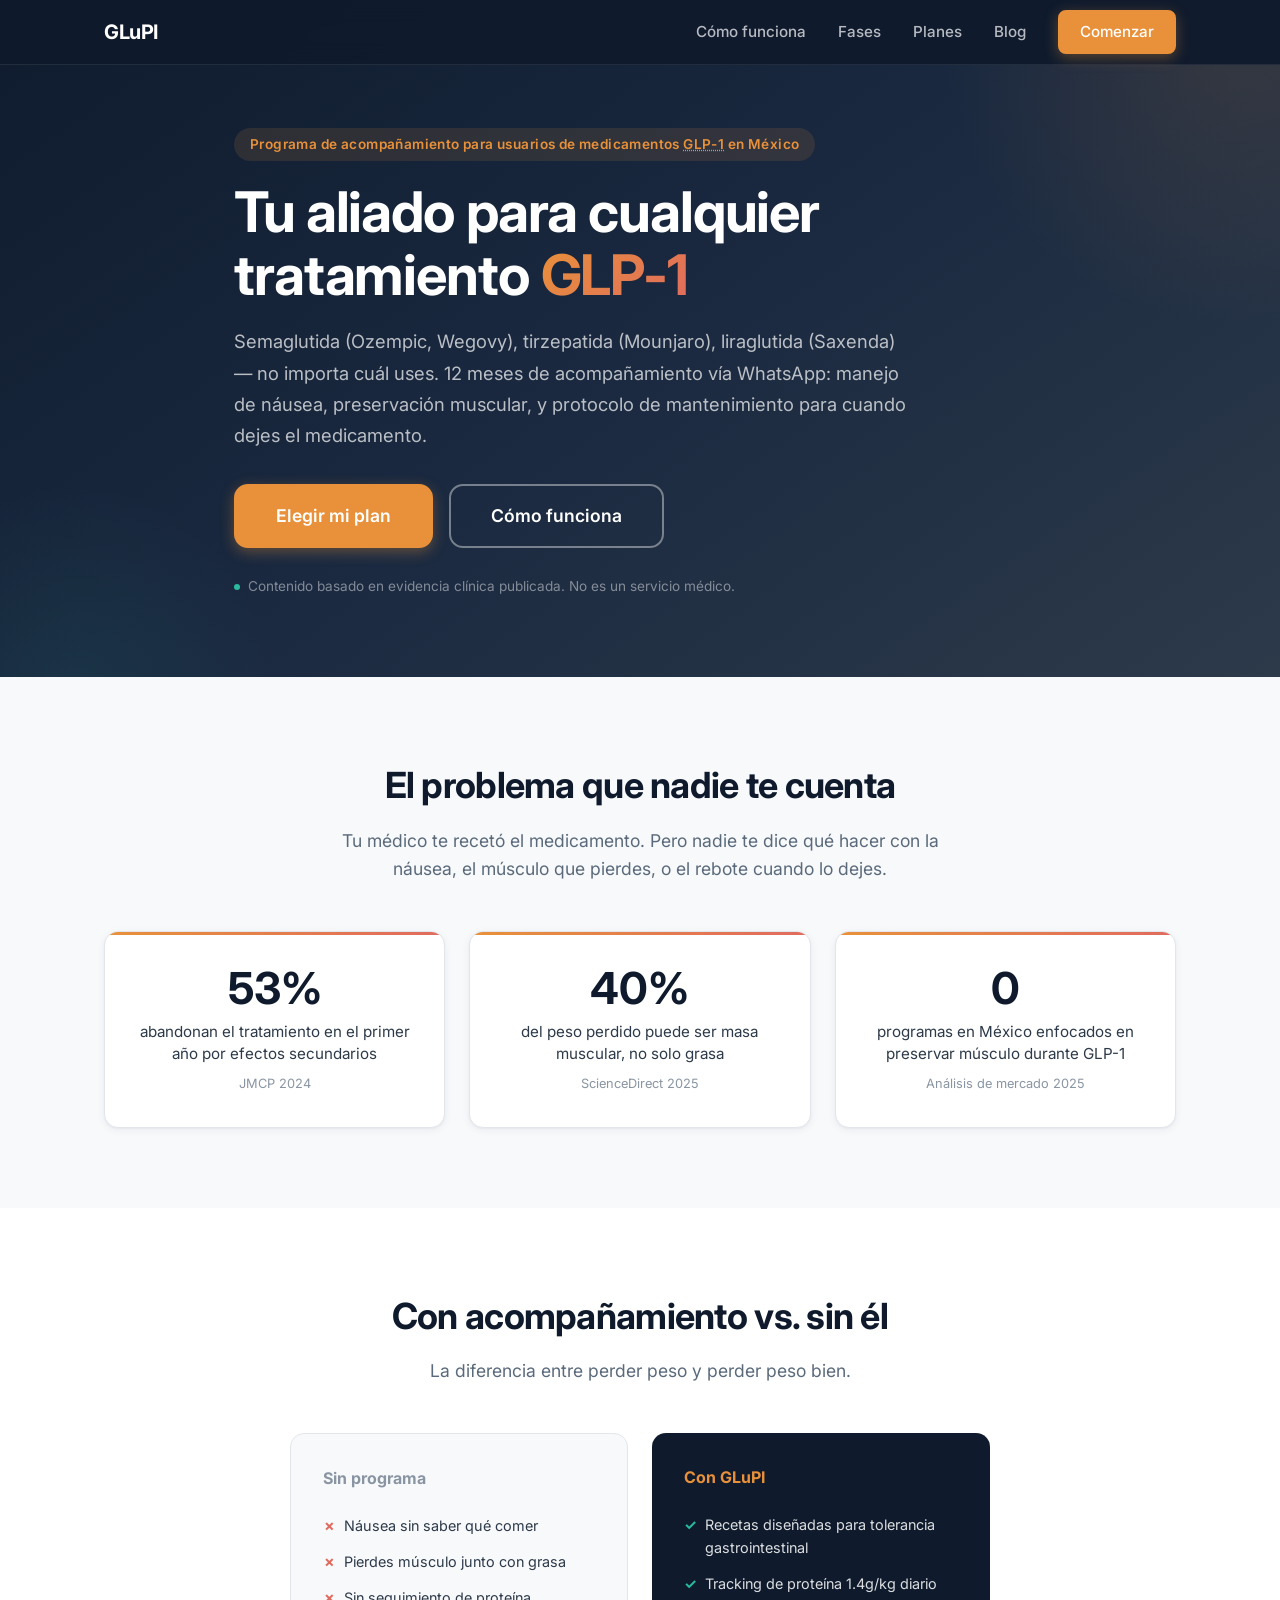
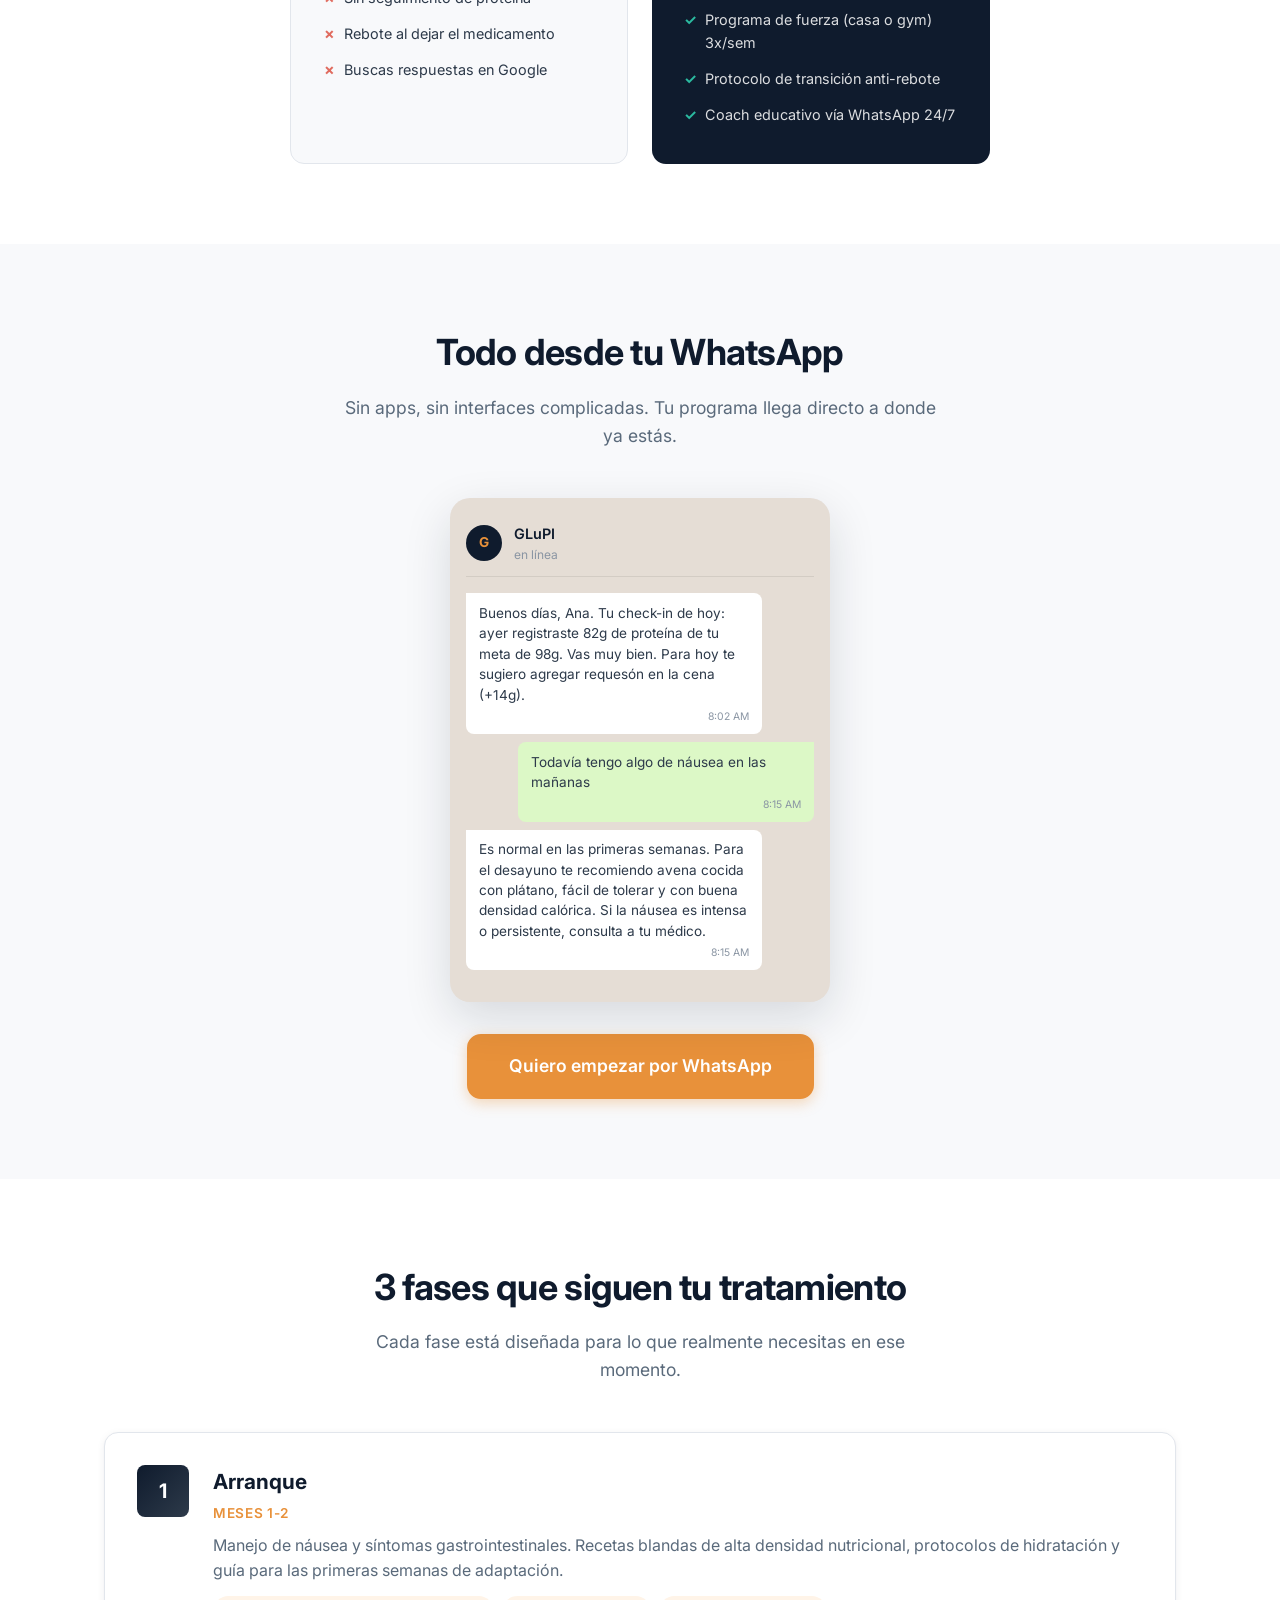
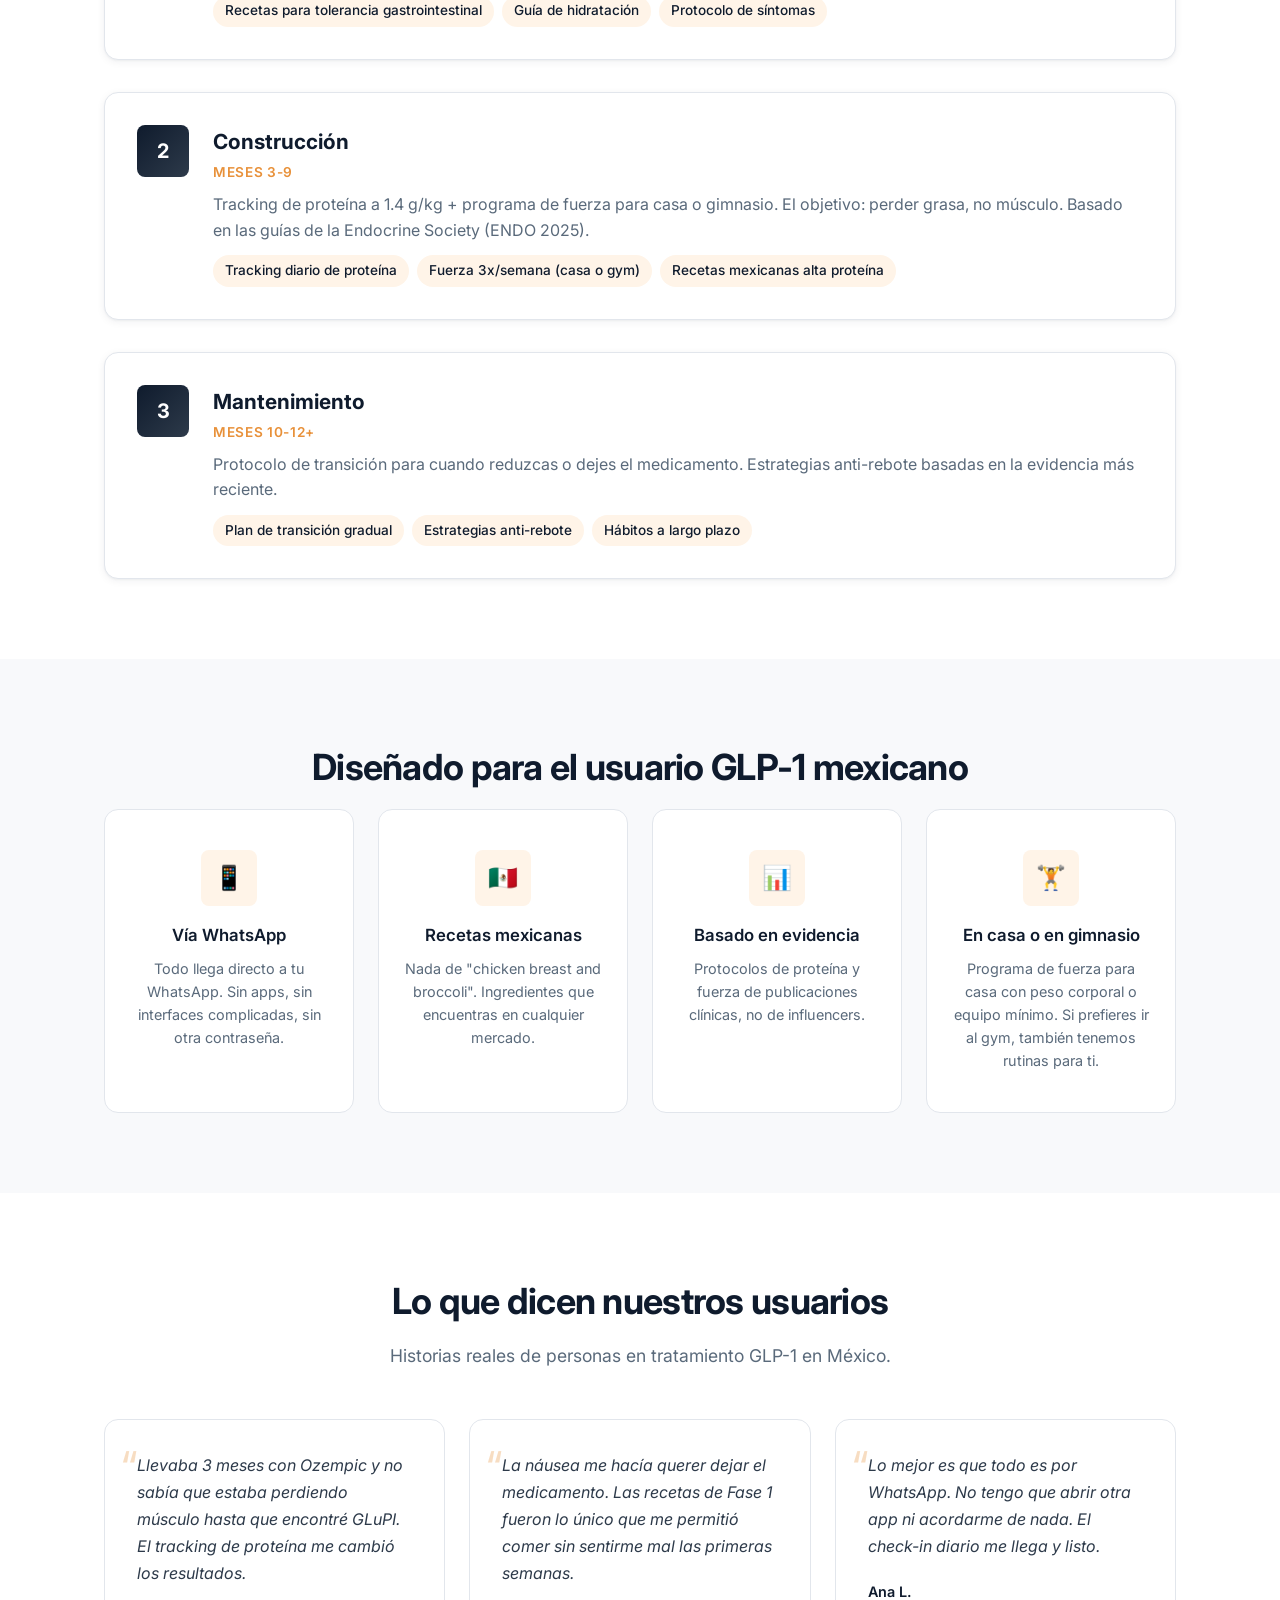
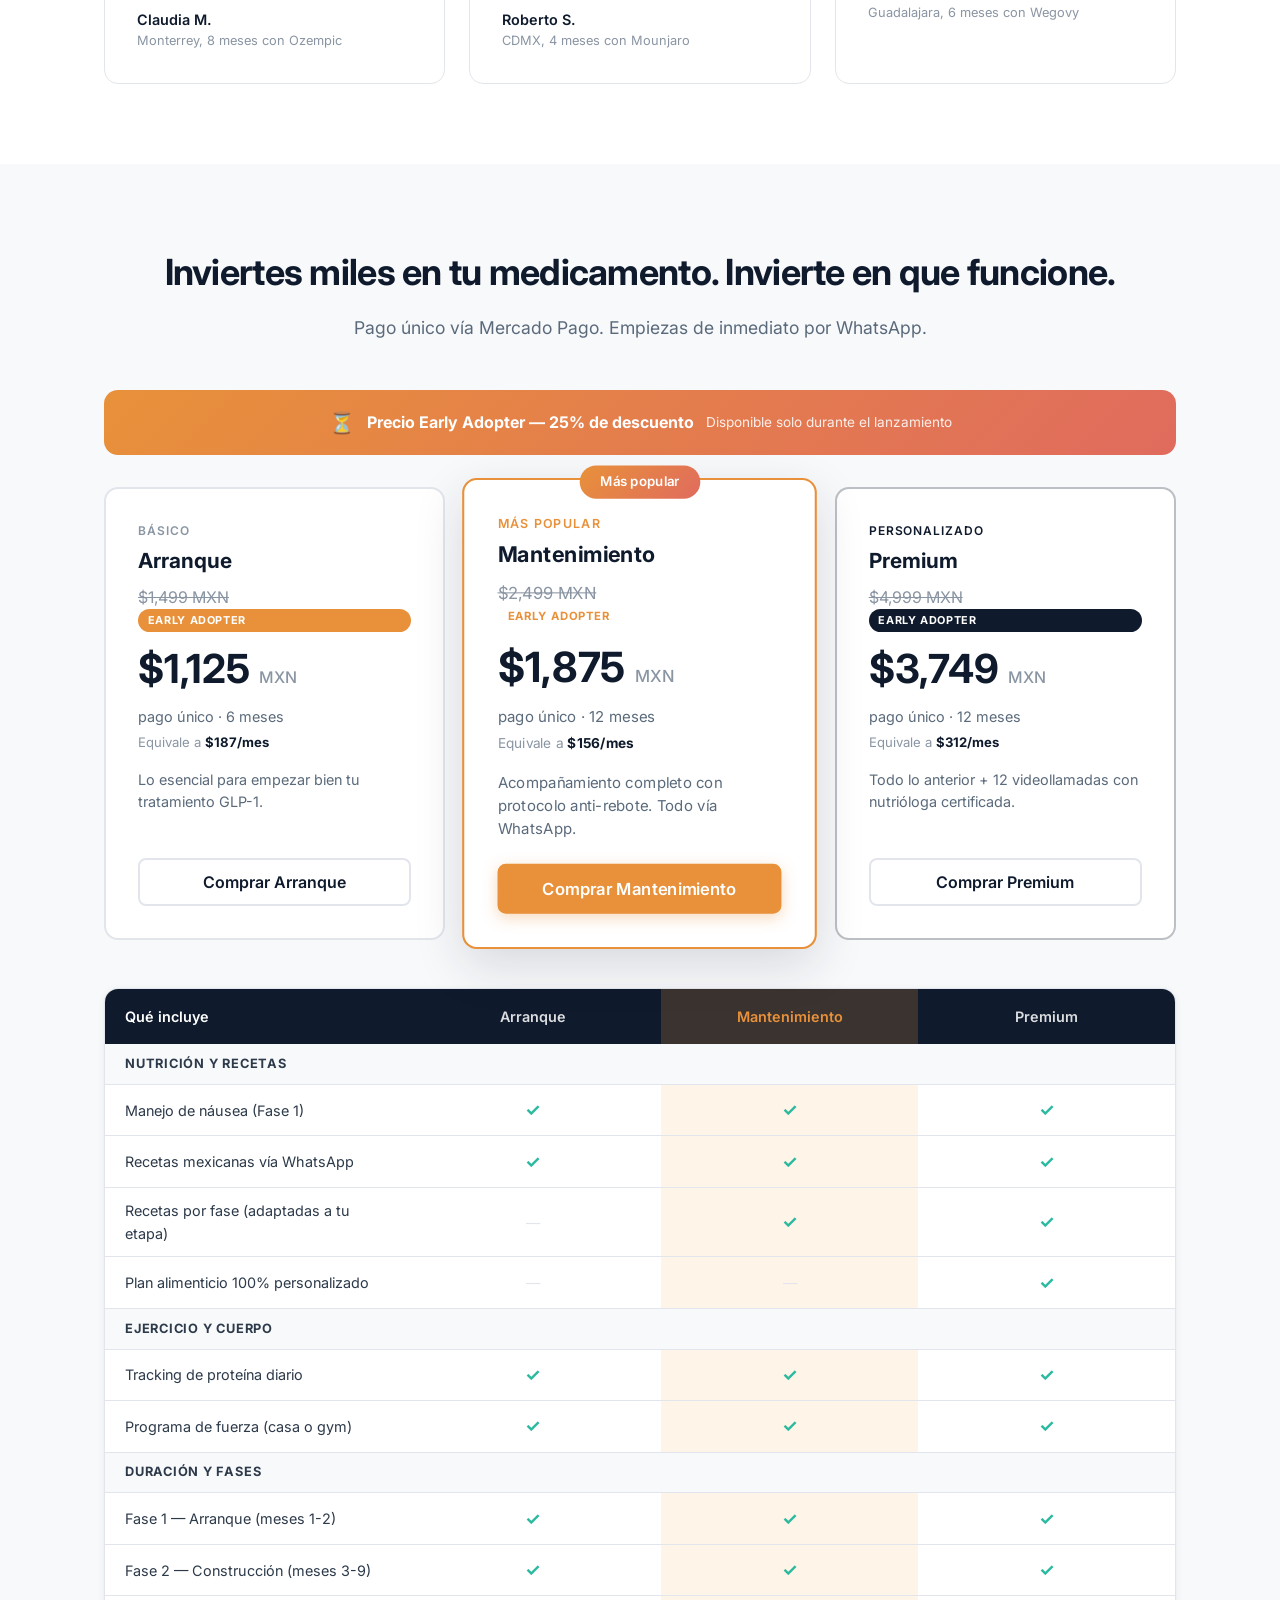
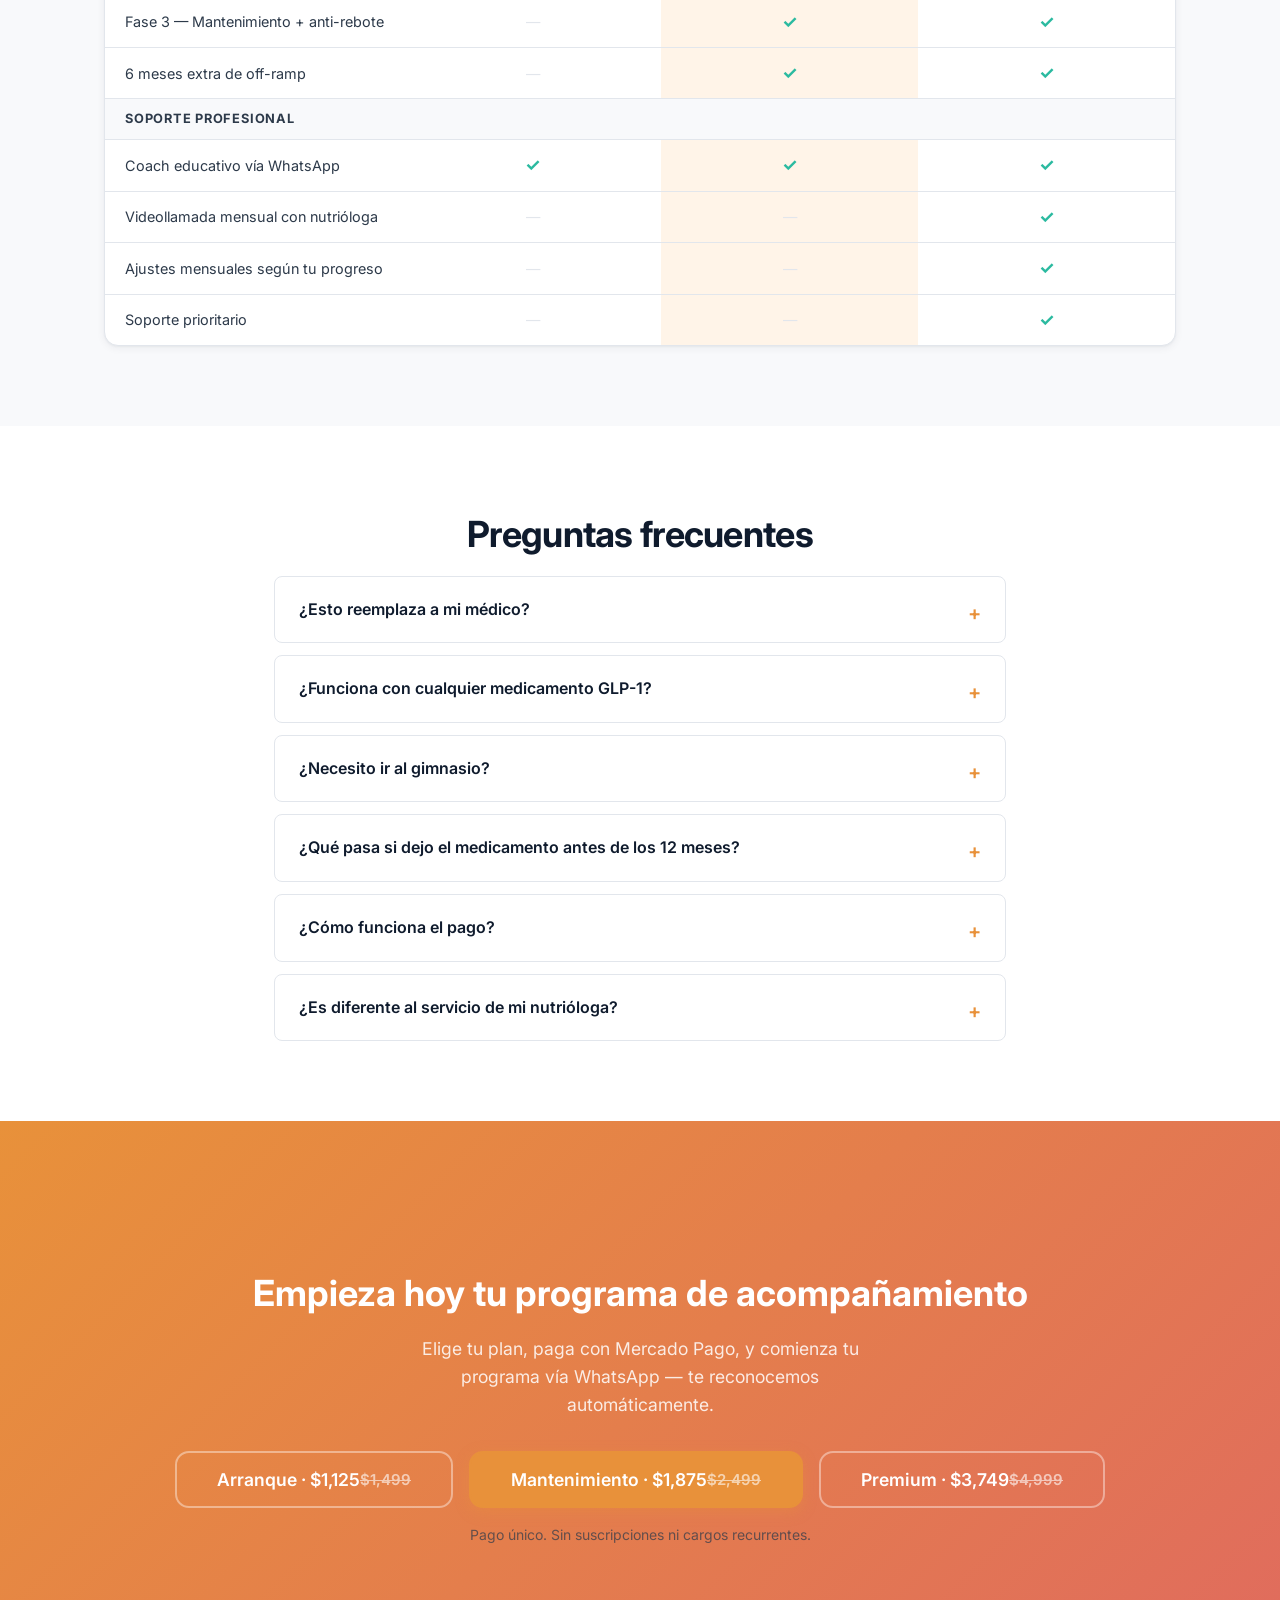
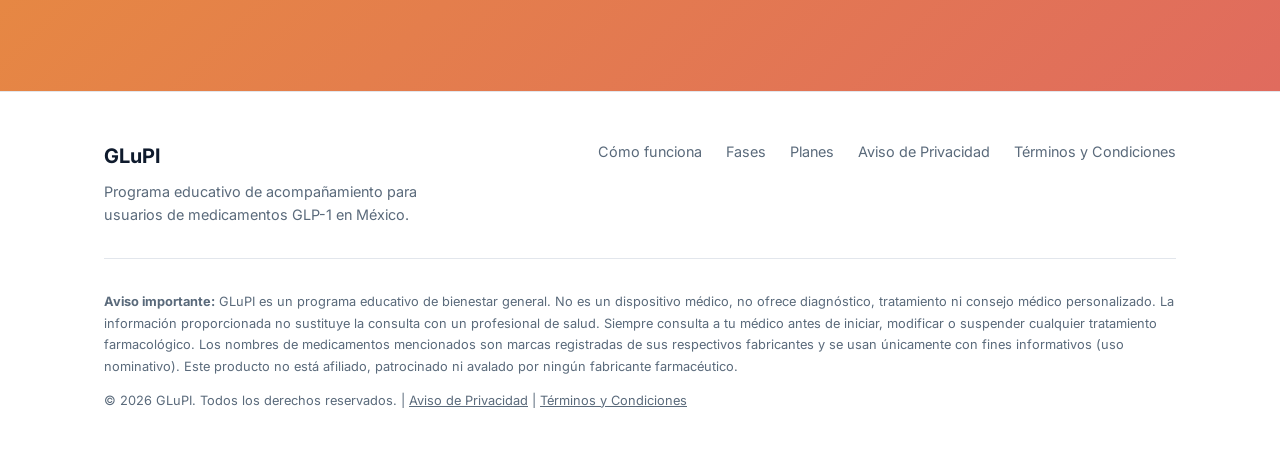
<file: index.html>
<!DOCTYPE html>
<html lang="es-MX">
<head>
  <meta charset="UTF-8">
  <meta name="viewport" content="width=device-width, initial-scale=1.0">
  <title>GLuPI — Tu programa de acompañamiento para tratamiento GLP-1 en México</title>
  <meta name="description" content="Programa educativo de 12 meses para usuarios de medicamentos GLP-1 (Ozempic, Wegovy, Mounjaro, Saxenda) en México. Manejo de síntomas, preservación muscular y mantenimiento post-tratamiento. Todo vía WhatsApp.">
  <meta name="robots" content="index, follow">
  <link rel="canonical" href="https://glupi.com.mx/">

  <!-- Open Graph / Facebook / Instagram -->
  <meta property="og:type" content="website">
  <meta property="og:url" content="https://glupi.com.mx/">
  <meta property="og:title" content="GLuPI — Acompañamiento para tu tratamiento GLP-1">
  <meta property="og:description" content="12 meses de guía por WhatsApp: manejo de náusea, preservación muscular y protocolo anti-rebote para usuarios de Ozempic, Wegovy, Mounjaro y Saxenda en México.">
  <meta property="og:image" content="https://glupi.com.mx/og-image.png">
  <meta property="og:image:width" content="1200">
  <meta property="og:image:height" content="630">
  <meta property="og:locale" content="es_MX">
  <meta property="og:site_name" content="GLuPI">

  <!-- Twitter / X -->
  <meta name="twitter:card" content="summary_large_image">
  <meta name="twitter:title" content="GLuPI — Acompañamiento para tu tratamiento GLP-1">
  <meta name="twitter:description" content="12 meses de guía por WhatsApp: manejo de náusea, preservación muscular y protocolo anti-rebote para usuarios de GLP-1 en México.">
  <meta name="twitter:image" content="https://glupi.com.mx/og-image.png">

  <!-- Theme & Favicon -->
  <meta name="theme-color" content="#16a34a">
  <link rel="icon" type="image/svg+xml" href="/favicon.svg">
  <link rel="icon" type="image/png" sizes="32x32" href="/favicon-32x32.png">
  <link rel="apple-touch-icon" href="/apple-touch-icon.png">

  <!-- Structured Data -->
  <script type="application/ld+json">
  {
    "@context": "https://schema.org",
    "@type": "WebPage",
    "name": "GLuPI — Tu programa de acompañamiento para tratamiento GLP-1",
    "description": "Programa educativo de 12 meses para usuarios de medicamentos GLP-1 en México. Manejo de síntomas, preservación muscular y mantenimiento post-tratamiento.",
    "url": "https://glupi.com.mx/",
    "inLanguage": "es-MX",
    "publisher": {
      "@type": "Organization",
      "name": "GLuPI",
      "url": "https://glupi.com.mx/",
      "email": "hola@glupi.com.mx",
      "description": "Programa educativo de acompañamiento para usuarios de medicamentos GLP-1 en México."
    },
    "offers": [
      {
        "@type": "Offer",
        "name": "Plan Arranque",
        "price": "1499",
        "priceCurrency": "MXN",
        "description": "6 meses — Fases 1 y 2, recetas mexicanas, tracking de proteína, programa de fuerza",
        "availability": "https://schema.org/InStock"
      },
      {
        "@type": "Offer",
        "name": "Plan Mantenimiento",
        "price": "2499",
        "priceCurrency": "MXN",
        "description": "12 meses — Las 3 fases completas con protocolo anti-rebote",
        "availability": "https://schema.org/InStock"
      },
      {
        "@type": "Offer",
        "name": "Plan Premium",
        "price": "4999",
        "priceCurrency": "MXN",
        "description": "12 meses — Todo lo anterior + nutrióloga certificada con plan personalizado",
        "availability": "https://schema.org/InStock"
      }
    ]
  }
  </script>

  <link rel="preconnect" href="https://fonts.googleapis.com">
  <link rel="preconnect" href="https://fonts.gstatic.com" crossorigin>
  <link href="https://fonts.googleapis.com/css2?family=Inter:wght@400;500;600;700&display=swap" rel="stylesheet">
  <link rel="stylesheet" href="styles.css">
</head>
<body>

  <!-- Nav -->
  <nav class="nav">
    <div class="container nav__inner">
      <a href="#" class="nav__logo">GLuPI</a>
      <ul class="nav__links">
        <li><a href="#como-funciona">Cómo funciona</a></li>
        <li><a href="#fases">Fases</a></li>
        <li><a href="#precios">Planes</a></li>
        <li><a href="blog/">Blog</a></li>
        <li><a href="#precios" class="btn btn--primary btn--sm">Comenzar</a></li>
      </ul>
      <button class="nav__toggle" aria-label="Menú" aria-expanded="false">
        <span></span><span></span><span></span>
      </button>
    </div>
  </nav>

  <!-- Hero -->
  <header class="hero">
    <div class="container hero__inner">
      <div class="hero__content">
        <p class="hero__eyebrow">Programa de acompañamiento para usuarios de medicamentos <abbr title="Péptido similar al glucagón tipo 1 (glucagon-like peptide-1)">GLP-1</abbr> en México</p>
        <h1 class="hero__title">Tu aliado para cualquier tratamiento <em>GLP-1</em></h1>
        <p class="hero__subtitle">Semaglutida (Ozempic, Wegovy), tirzepatida (Mounjaro), liraglutida (Saxenda) — no importa cuál uses. 12 meses de acompañamiento vía WhatsApp: manejo de náusea, preservación muscular, y protocolo de mantenimiento para cuando dejes el medicamento.</p>
        <div class="hero__cta">
          <a href="#precios" class="btn btn--primary btn--lg">Elegir mi plan</a>
          <a href="#como-funciona" class="btn btn--outline btn--lg">Cómo funciona</a>
        </div>
        <p class="hero__trust">Contenido basado en evidencia clínica publicada. No es un servicio médico.</p>
      </div>
    </div>
  </header>

  <!-- Problem -->
  <section class="section section--light" id="como-funciona">
    <div class="container">
      <h2 class="section__title">El problema que nadie te cuenta</h2>
      <p class="section__subtitle">Tu médico te recetó el medicamento. Pero nadie te dice qué hacer con la náusea, el músculo que pierdes, o el rebote cuando lo dejes.</p>
      <div class="stats">
        <div class="stat">
          <span class="stat__number">53%</span>
          <span class="stat__label">abandonan el tratamiento en el primer año por efectos secundarios</span>
          <span class="stat__source">JMCP 2024</span>
        </div>
        <div class="stat">
          <span class="stat__number">40%</span>
          <span class="stat__label">del peso perdido puede ser masa muscular, no solo grasa</span>
          <span class="stat__source">ScienceDirect 2025</span>
        </div>
        <div class="stat">
          <span class="stat__number">0</span>
          <span class="stat__label">programas en México enfocados en preservar músculo durante GLP-1</span>
          <span class="stat__source">Análisis de mercado 2025</span>
        </div>
      </div>
    </div>
  </section>

  <!-- Comparison: With vs Without -->
  <section class="section">
    <div class="container">
      <h2 class="section__title">Con acompañamiento vs. sin él</h2>
      <p class="section__subtitle">La diferencia entre perder peso y perder peso bien.</p>
      <div class="comparison">
        <div class="comparison__col comparison__col--without">
          <div class="comparison__heading">Sin programa</div>
          <ul class="comparison__list">
            <li>Náusea sin saber qué comer</li>
            <li>Pierdes músculo junto con grasa</li>
            <li>Sin seguimiento de proteína</li>
            <li>Rebote al dejar el medicamento</li>
            <li>Buscas respuestas en Google</li>
          </ul>
        </div>
        <div class="comparison__col comparison__col--with">
          <div class="comparison__heading">Con GLuPI</div>
          <ul class="comparison__list">
            <li>Recetas diseñadas para tolerancia gastrointestinal</li>
            <li>Tracking de proteína 1.4g/kg diario</li>
            <li>Programa de fuerza (casa o gym) 3x/sem</li>
            <li>Protocolo de transición anti-rebote</li>
            <li>Coach educativo vía WhatsApp 24/7</li>
          </ul>
        </div>
      </div>
    </div>
  </section>

  <!-- WhatsApp Preview -->
  <section class="section section--light">
    <div class="container">
      <h2 class="section__title">Todo desde tu WhatsApp</h2>
      <p class="section__subtitle">Sin apps, sin interfaces complicadas. Tu programa llega directo a donde ya estás.</p>
      <div class="wa-preview">
        <div class="wa-preview__header">
          <div class="wa-preview__avatar">G</div>
          <div>
            <div class="wa-preview__name">GLuPI</div>
            <div class="wa-preview__status">en línea</div>
          </div>
        </div>
        <div class="wa-bubble wa-bubble--bot">
          Buenos días, Ana. Tu check-in de hoy: ayer registraste 82g de proteína de tu meta de 98g. Vas muy bien. Para hoy te sugiero agregar requesón en la cena (+14g).
          <span class="wa-bubble__time">8:02 AM</span>
        </div>
        <div class="wa-bubble wa-bubble--user">
          Todavía tengo algo de náusea en las mañanas
          <span class="wa-bubble__time">8:15 AM</span>
        </div>
        <div class="wa-bubble wa-bubble--bot">
          Es normal en las primeras semanas. Para el desayuno te recomiendo avena cocida con plátano, fácil de tolerar y con buena densidad calórica. Si la náusea es intensa o persistente, consulta a tu médico.
          <span class="wa-bubble__time">8:15 AM</span>
        </div>
      </div>
      <div style="text-align:center;margin-top:2rem;">
        <a href="#precios" class="btn btn--primary btn--lg">Quiero empezar por WhatsApp</a>
      </div>
    </div>
  </section>

  <!-- Phases -->
  <section class="section" id="fases">
    <div class="container">
      <h2 class="section__title">3 fases que siguen tu tratamiento</h2>
      <p class="section__subtitle">Cada fase está diseñada para lo que realmente necesitas en ese momento.</p>
      <div class="phases">
        <div class="phase">
          <div class="phase__number">1</div>
          <div class="phase__content">
            <h3 class="phase__title">Arranque</h3>
            <p class="phase__period">Meses 1-2</p>
            <p class="phase__desc">Manejo de náusea y síntomas gastrointestinales. Recetas blandas de alta densidad nutricional, protocolos de hidratación y guía para las primeras semanas de adaptación.</p>
            <ul class="phase__features">
              <li>Recetas para tolerancia gastrointestinal</li>
              <li>Guía de hidratación</li>
              <li>Protocolo de síntomas</li>
            </ul>
          </div>
        </div>
        <div class="phase">
          <div class="phase__number">2</div>
          <div class="phase__content">
            <h3 class="phase__title">Construcción</h3>
            <p class="phase__period">Meses 3-9</p>
            <p class="phase__desc">Tracking de proteína a 1.4 g/kg + programa de fuerza para casa o gimnasio. El objetivo: perder grasa, no músculo. Basado en las guías de la Endocrine Society (ENDO 2025).</p>
            <ul class="phase__features">
              <li>Tracking diario de proteína</li>
              <li>Fuerza 3x/semana (casa o gym)</li>
              <li>Recetas mexicanas alta proteína</li>
            </ul>
          </div>
        </div>
        <div class="phase">
          <div class="phase__number">3</div>
          <div class="phase__content">
            <h3 class="phase__title">Mantenimiento</h3>
            <p class="phase__period">Meses 10-12+</p>
            <p class="phase__desc">Protocolo de transición para cuando reduzcas o dejes el medicamento. Estrategias anti-rebote basadas en la evidencia más reciente.</p>
            <ul class="phase__features">
              <li>Plan de transición gradual</li>
              <li>Estrategias anti-rebote</li>
              <li>Hábitos a largo plazo</li>
            </ul>
          </div>
        </div>
      </div>
    </div>
  </section>

  <!-- Value Props -->
  <section class="section section--light">
    <div class="container">
      <h2 class="section__title">Diseñado para el usuario GLP-1 mexicano</h2>
      <div class="features">
        <div class="feature">
          <div class="feature__icon" role="img" aria-label="Celular">📱</div>
          <h3 class="feature__title">Vía WhatsApp</h3>
          <p class="feature__desc">Todo llega directo a tu WhatsApp. Sin apps, sin interfaces complicadas, sin otra contraseña.</p>
        </div>
        <div class="feature">
          <div class="feature__icon" role="img" aria-label="Bandera de México">🇲🇽</div>
          <h3 class="feature__title">Recetas mexicanas</h3>
          <p class="feature__desc">Nada de "chicken breast and broccoli". Ingredientes que encuentras en cualquier mercado.</p>
        </div>
        <div class="feature">
          <div class="feature__icon" role="img" aria-label="Gráfica de barras">📊</div>
          <h3 class="feature__title">Basado en evidencia</h3>
          <p class="feature__desc">Protocolos de proteína y fuerza de publicaciones clínicas, no de influencers.</p>
        </div>
        <div class="feature">
          <div class="feature__icon" role="img" aria-label="Persona levantando pesas">🏋️</div>
          <h3 class="feature__title">En casa o en gimnasio</h3>
          <p class="feature__desc">Programa de fuerza para casa con peso corporal o equipo mínimo. Si prefieres ir al gym, también tenemos rutinas para ti.</p>
        </div>
      </div>
    </div>
  </section>

  <!-- Social Proof -->
  <section class="section">
    <div class="container">
      <h2 class="section__title">Lo que dicen nuestros usuarios</h2>
      <p class="section__subtitle">Historias reales de personas en tratamiento GLP-1 en México.</p>
      <div class="social-proof">
        <div class="proof-card">
          <p class="proof-card__quote">Llevaba 3 meses con Ozempic y no sabía que estaba perdiendo músculo hasta que encontré GLuPI. El tracking de proteína me cambió los resultados.</p>
          <p class="proof-card__author">Claudia M.</p>
          <p class="proof-card__detail">Monterrey, 8 meses con Ozempic</p>
        </div>
        <div class="proof-card">
          <p class="proof-card__quote">La náusea me hacía querer dejar el medicamento. Las recetas de Fase 1 fueron lo único que me permitió comer sin sentirme mal las primeras semanas.</p>
          <p class="proof-card__author">Roberto S.</p>
          <p class="proof-card__detail">CDMX, 4 meses con Mounjaro</p>
        </div>
        <div class="proof-card">
          <p class="proof-card__quote">Lo mejor es que todo es por WhatsApp. No tengo que abrir otra app ni acordarme de nada. El check-in diario me llega y listo.</p>
          <p class="proof-card__author">Ana L.</p>
          <p class="proof-card__detail">Guadalajara, 6 meses con Wegovy</p>
        </div>
      </div>
    </div>
  </section>

  <!-- Pricing (Phase 0: Preview mode) -->
  <section class="section section--light" id="precios">
    <div class="container">
      <h2 class="section__title">Inviertes miles en tu medicamento. Invierte en que funcione.</h2>
      <p class="section__subtitle">Pago único vía Mercado Pago. Empiezas de inmediato por WhatsApp.</p>

      <!-- Early Adopter Promo Banner -->
      <div class="ea-promo-banner">
        <span class="ea-promo-banner__icon">⏳</span>
        <span class="ea-promo-banner__text">Precio Early Adopter — 25% de descuento</span>
        <span class="ea-promo-banner__sub">Disponible solo durante el lanzamiento</span>
      </div>

      <!-- Package cards -->
      <div class="pricing">
        <div class="price-card">
          <div class="price-card__tier">Básico</div>
          <h3 class="price-card__name">Arranque</h3>
          <div class="price-card__original">$1,499 MXN</div>
          <span class="price-card__ea-tag">Early Adopter</span>
          <div class="price-card__price">$1,125 <span>MXN</span></div>
          <p class="price-card__period">pago único · 6 meses</p>
          <p class="price-card__monthly">Equivale a <strong>$187/mes</strong></p>
          <p class="price-card__desc">Lo esencial para empezar bien tu tratamiento GLP-1.</p>
          <button class="btn btn--outline-dark btn--block js-checkout" data-title="GLuPI — Plan Arranque (6 meses)" data-price="1499">Comprar Arranque</button>
        </div>
        <div class="price-card price-card--featured">
          <div class="price-card__badge">Más popular</div>
          <div class="price-card__tier">Más popular</div>
          <h3 class="price-card__name">Mantenimiento</h3>
          <div class="price-card__original">$2,499 MXN</div>
          <span class="price-card__ea-tag">Early Adopter</span>
          <div class="price-card__price">$1,875 <span>MXN</span></div>
          <p class="price-card__period">pago único · 12 meses</p>
          <p class="price-card__monthly">Equivale a <strong>$156/mes</strong></p>
          <p class="price-card__desc">Acompañamiento completo con protocolo anti-rebote. Todo vía WhatsApp.</p>
          <button class="btn btn--primary btn--block js-checkout" data-title="GLuPI — Plan Mantenimiento (12 meses)" data-price="2499">Comprar Mantenimiento</button>
        </div>
        <div class="price-card price-card--premium">
          <div class="price-card__tier">Personalizado</div>
          <h3 class="price-card__name">Premium</h3>
          <div class="price-card__original">$4,999 MXN</div>
          <span class="price-card__ea-tag">Early Adopter</span>
          <div class="price-card__price">$3,749 <span>MXN</span></div>
          <p class="price-card__period">pago único · 12 meses</p>
          <p class="price-card__monthly">Equivale a <strong>$312/mes</strong></p>
          <p class="price-card__desc">Todo lo anterior + 12 videollamadas con nutrióloga certificada.</p>
          <button class="btn btn--outline-dark btn--block js-checkout" data-title="GLuPI — Plan Premium (12 meses)" data-price="4999">Comprar Premium</button>
        </div>
      </div>

      <!-- Feature comparison grid -->
      <div class="compare">
        <div class="compare__scroll">
          <table class="compare__table">
            <thead>
              <tr>
                <th class="compare__feature-col">Qué incluye</th>
                <th>Arranque</th>
                <th class="compare__col-highlight">Mantenimiento</th>
                <th>Premium</th>
              </tr>
            </thead>
            <tbody>
              <tr class="compare__group">
                <td colspan="4">Nutrición y recetas</td>
              </tr>
              <tr>
                <td>Manejo de náusea (Fase 1)</td>
                <td><span class="compare__check" aria-label="Incluido"></span></td>
                <td class="compare__col-highlight"><span class="compare__check" aria-label="Incluido"></span></td>
                <td><span class="compare__check" aria-label="Incluido"></span></td>
              </tr>
              <tr>
                <td>Recetas mexicanas vía WhatsApp</td>
                <td><span class="compare__check" aria-label="Incluido"></span></td>
                <td class="compare__col-highlight"><span class="compare__check" aria-label="Incluido"></span></td>
                <td><span class="compare__check" aria-label="Incluido"></span></td>
              </tr>
              <tr>
                <td>Recetas por fase (adaptadas a tu etapa)</td>
                <td><span class="compare__dash" aria-label="No incluido"></span></td>
                <td class="compare__col-highlight"><span class="compare__check" aria-label="Incluido"></span></td>
                <td><span class="compare__check" aria-label="Incluido"></span></td>
              </tr>
              <tr>
                <td>Plan alimenticio 100% personalizado</td>
                <td><span class="compare__dash" aria-label="No incluido"></span></td>
                <td class="compare__col-highlight"><span class="compare__dash" aria-label="No incluido"></span></td>
                <td><span class="compare__check" aria-label="Incluido"></span></td>
              </tr>
              <tr class="compare__group">
                <td colspan="4">Ejercicio y cuerpo</td>
              </tr>
              <tr>
                <td>Tracking de proteína diario</td>
                <td><span class="compare__check" aria-label="Incluido"></span></td>
                <td class="compare__col-highlight"><span class="compare__check" aria-label="Incluido"></span></td>
                <td><span class="compare__check" aria-label="Incluido"></span></td>
              </tr>
              <tr>
                <td>Programa de fuerza (casa o gym)</td>
                <td><span class="compare__check" aria-label="Incluido"></span></td>
                <td class="compare__col-highlight"><span class="compare__check" aria-label="Incluido"></span></td>
                <td><span class="compare__check" aria-label="Incluido"></span></td>
              </tr>
              <tr class="compare__group">
                <td colspan="4">Duración y fases</td>
              </tr>
              <tr>
                <td>Fase 1 — Arranque (meses 1-2)</td>
                <td><span class="compare__check" aria-label="Incluido"></span></td>
                <td class="compare__col-highlight"><span class="compare__check" aria-label="Incluido"></span></td>
                <td><span class="compare__check" aria-label="Incluido"></span></td>
              </tr>
              <tr>
                <td>Fase 2 — Construcción (meses 3-9)</td>
                <td><span class="compare__check" aria-label="Incluido"></span></td>
                <td class="compare__col-highlight"><span class="compare__check" aria-label="Incluido"></span></td>
                <td><span class="compare__check" aria-label="Incluido"></span></td>
              </tr>
              <tr>
                <td>Fase 3 — Mantenimiento + anti-rebote</td>
                <td><span class="compare__dash" aria-label="No incluido"></span></td>
                <td class="compare__col-highlight"><span class="compare__check" aria-label="Incluido"></span></td>
                <td><span class="compare__check" aria-label="Incluido"></span></td>
              </tr>
              <tr>
                <td>6 meses extra de off-ramp</td>
                <td><span class="compare__dash" aria-label="No incluido"></span></td>
                <td class="compare__col-highlight"><span class="compare__check" aria-label="Incluido"></span></td>
                <td><span class="compare__check" aria-label="Incluido"></span></td>
              </tr>
              <tr class="compare__group">
                <td colspan="4">Soporte profesional</td>
              </tr>
              <tr>
                <td>Coach educativo vía WhatsApp</td>
                <td><span class="compare__check" aria-label="Incluido"></span></td>
                <td class="compare__col-highlight"><span class="compare__check" aria-label="Incluido"></span></td>
                <td><span class="compare__check" aria-label="Incluido"></span></td>
              </tr>
              <tr>
                <td>Videollamada mensual con nutrióloga</td>
                <td><span class="compare__dash" aria-label="No incluido"></span></td>
                <td class="compare__col-highlight"><span class="compare__dash" aria-label="No incluido"></span></td>
                <td><span class="compare__check" aria-label="Incluido"></span></td>
              </tr>
              <tr>
                <td>Ajustes mensuales según tu progreso</td>
                <td><span class="compare__dash" aria-label="No incluido"></span></td>
                <td class="compare__col-highlight"><span class="compare__dash" aria-label="No incluido"></span></td>
                <td><span class="compare__check" aria-label="Incluido"></span></td>
              </tr>
              <tr>
                <td>Soporte prioritario</td>
                <td><span class="compare__dash" aria-label="No incluido"></span></td>
                <td class="compare__col-highlight"><span class="compare__dash" aria-label="No incluido"></span></td>
                <td><span class="compare__check" aria-label="Incluido"></span></td>
              </tr>
            </tbody>
          </table>
        </div>
      </div>
    </div>
  </section>

  <!-- FAQ -->
  <section class="section">
    <div class="container container--narrow">
      <h2 class="section__title">Preguntas frecuentes</h2>
      <div class="faq">
        <details class="faq__item">
          <summary class="faq__question">¿Esto reemplaza a mi médico?</summary>
          <p class="faq__answer">No. GLuPI es un programa educativo de acompañamiento. No prescribimos medicamentos, no diagnosticamos, ni ofrecemos consejo médico personalizado. Siempre sigue las indicaciones de tu médico tratante.</p>
        </details>
        <details class="faq__item">
          <summary class="faq__question">¿Funciona con cualquier medicamento GLP-1?</summary>
          <p class="faq__answer">Sí. El programa está diseñado para usuarios de semaglutida (Ozempic, Wegovy, Rybelsus), tirzepatida (Mounjaro, Zepbound) y liraglutida (Saxenda). Los protocolos nutricionales y de fuerza aplican independientemente del fármaco específico.</p>
        </details>
        <details class="faq__item">
          <summary class="faq__question">¿Necesito ir al gimnasio?</summary>
          <p class="faq__answer">No. Tenemos rutinas para casa con peso corporal o equipo mínimo. Pero si prefieres ir al gimnasio y tienes el tiempo, también incluimos rutinas completas de gym. Tú eliges según tu estilo de vida.</p>
        </details>
        <details class="faq__item">
          <summary class="faq__question">¿Qué pasa si dejo el medicamento antes de los 12 meses?</summary>
          <p class="faq__answer">Para eso existe la Fase 3 (Mantenimiento). Incluye un protocolo específico de transición para ayudarte a mantener resultados sin el medicamento, disponible en los planes Mantenimiento y Premium.</p>
        </details>
        <details class="faq__item">
          <summary class="faq__question">¿Cómo funciona el pago?</summary>
          <p class="faq__answer">Es un pago único a través de Mercado Pago. Aceptamos tarjeta de crédito, débito y otros métodos de pago locales. Sin cargos recurrentes.</p>
        </details>
        <details class="faq__item">
          <summary class="faq__question">¿Es diferente al servicio de mi nutrióloga?</summary>
          <p class="faq__answer">GLuPI no reemplaza a una nutrióloga. Es un programa educativo de acompañamiento diario con contenido general basado en evidencia clínica. Los planes Arranque y Mantenimiento están diseñados para ser fáciles de seguir sin citas ni consultas. Si prefieres un plan personalizado con guía profesional, el plan Premium incluye videollamadas mensuales con nutrióloga certificada.</p>
        </details>
      </div>
    </div>
  </section>

  <!-- Purchase CTA -->
  <section class="section section--amber" id="registro">
    <div class="cta-banner">
      <h2 class="cta-banner__title">Empieza hoy tu programa de acompañamiento</h2>
      <p class="cta-banner__sub">Elige tu plan, paga con Mercado Pago, y comienza tu programa vía WhatsApp — te reconocemos automáticamente.</p>
      <div style="display:flex;gap:1rem;justify-content:center;flex-wrap:wrap;margin-top:1.5rem">
        <button class="btn btn--outline btn--lg js-checkout" data-title="GLuPI — Plan Arranque (6 meses)" data-price="1499">Arranque · $1,125 <span style="text-decoration:line-through;opacity:.6;font-size:.85em">$1,499</span></button>
        <button class="btn btn--primary btn--lg js-checkout" data-title="GLuPI — Plan Mantenimiento (12 meses)" data-price="2499">Mantenimiento · $1,875 <span style="text-decoration:line-through;opacity:.6;font-size:.85em">$2,499</span></button>
        <button class="btn btn--outline btn--lg js-checkout" data-title="GLuPI — Plan Premium (12 meses)" data-price="4999">Premium · $3,749 <span style="text-decoration:line-through;opacity:.6;font-size:.85em">$4,999</span></button>
      </div>
      <p style="margin-top:1rem;opacity:.7;font-size:.875rem">Pago único. Sin suscripciones ni cargos recurrentes.</p>
    </div>
  </section>

  <!-- Footer -->
  <footer class="footer">
    <div class="container">
      <div class="footer__inner">
        <div class="footer__brand">
          <a href="#" class="footer__logo">GLuPI</a>
          <p class="footer__tagline">Programa educativo de acompañamiento para usuarios de medicamentos GLP-1 en México.</p>
        </div>
        <div class="footer__links">
          <a href="#como-funciona">Cómo funciona</a>
          <a href="#fases">Fases</a>
          <a href="#precios">Planes</a>
          <a href="aviso-de-privacidad.html">Aviso de Privacidad</a>
          <a href="terminos-y-condiciones.html">Términos y Condiciones</a>
        </div>
      </div>
      <div class="footer__legal">
        <p><strong>Aviso importante:</strong> GLuPI es un programa educativo de bienestar general. No es un dispositivo médico, no ofrece diagnóstico, tratamiento ni consejo médico personalizado. La información proporcionada no sustituye la consulta con un profesional de salud. Siempre consulta a tu médico antes de iniciar, modificar o suspender cualquier tratamiento farmacológico. Los nombres de medicamentos mencionados son marcas registradas de sus respectivos fabricantes y se usan únicamente con fines informativos (uso nominativo). Este producto no está afiliado, patrocinado ni avalado por ningún fabricante farmacéutico.</p>
        <p>&copy; 2026 GLuPI. Todos los derechos reservados. | <a href="aviso-de-privacidad.html" style="color:inherit;text-decoration:underline;">Aviso de Privacidad</a> | <a href="terminos-y-condiciones.html" style="color:inherit;text-decoration:underline;">Términos y Condiciones</a></p>
      </div>
    </div>
  </footer>

  <!-- Phone capture modal -->
  <div id="phoneModal" style="display:none;position:fixed;inset:0;background:rgba(0,0,0,.5);z-index:9999;align-items:center;justify-content:center;padding:1rem;">
    <div style="background:#fff;border-radius:16px;padding:2rem;max-width:400px;width:100%;text-align:center;box-shadow:0 20px 60px rgba(0,0,0,.15);position:relative;overflow:hidden;">
      <h3 style="margin:0 0 .25rem;font-size:1.25rem;" id="modalTitle"></h3>
      <!-- Step 1: Phone input -->
      <div id="phoneStep1" style="transition:opacity .2s ease,transform .2s ease;">
      <p style="color:#666;font-size:.9rem;margin-bottom:1.25rem;line-height:1.5;">Danos tu WhatsApp y empieza al instante después de pagar.</p>
      <form id="phoneForm" novalidate>
        <label for="modalCountryCode" class="sr-only">Código de país</label>
        <label for="modalPhone" class="sr-only">Número de WhatsApp</label>
        <div style="display:flex;flex-direction:column;gap:.5rem;">
          <select id="modalCountryCode" aria-label="Código de país" style="width:100%;padding:.75rem .5rem;border:2px solid #e5e7eb;border-radius:8px;font-size:1rem;background:#fff;color:#2D3A4A;cursor:pointer;appearance:none;-webkit-appearance:none;background-image:url('data:image/svg+xml;charset=UTF-8,%3Csvg xmlns=%22http://www.w3.org/2000/svg%22 width=%2212%22 height=%2212%22 viewBox=%220 0 12 12%22%3E%3Cpath fill=%22%235A6A7B%22 d=%22M2 4l4 4 4-4%22/%3E%3C/svg%3E');background-repeat:no-repeat;background-position:right .5rem center;padding-right:1.5rem;">
            <!-- México primero -->
            <option value="52" selected>&#127474;&#127485; México (+52)</option>
            <!-- LATAM — orden por volumen de usuarios, luego US/CA -->
            <option value="57">&#127464;&#127476; Colombia (+57)</option>
            <option value="54">&#127462;&#127479; Argentina (+54)</option>
            <option value="56">&#127464;&#127473; Chile (+56)</option>
            <option value="51">&#127477;&#127466; Perú (+51)</option>
            <option value="55">&#127463;&#127479; Brasil (+55)</option>
            <option value="58">&#127483;&#127466; Venezuela (+58)</option>
            <option value="593">&#127466;&#127464; Ecuador (+593)</option>
            <option value="591">&#127463;&#127476; Bolivia (+591)</option>
            <option value="595">&#127477;&#127486; Paraguay (+595)</option>
            <option value="598">&#127482;&#127486; Uruguay (+598)</option>
            <option value="502">&#127468;&#127481; Guatemala (+502)</option>
            <option value="504">&#127469;&#127475; Honduras (+504)</option>
            <option value="503">&#127480;&#127483; El Salvador (+503)</option>
            <option value="505">&#127475;&#127470; Nicaragua (+505)</option>
            <option value="506">&#127464;&#127479; Costa Rica (+506)</option>
            <option value="507">&#127477;&#127462; Panamá (+507)</option>
            <option value="1809">&#127465;&#127476; República Dominicana (+1)</option>
            <option value="1">&#127482;&#127480; United States (+1)</option>
            <option value="1">&#127464;&#127462; Canada (+1)</option>
            <!-- Resto del Caribe / LATAM -->
            <option value="53">&#127464;&#127482; Cuba (+53)</option>
            <option value="592">&#127468;&#127486; Guyana (+592)</option>
            <option value="509">&#127469;&#127481; Haití (+509)</option>
            <option value="876">&#127471;&#127474; Jamaica (+876)</option>
            <option value="1787">&#127477;&#127479; Puerto Rico (+1)</option>
            <option value="597">&#127480;&#127479; Suriname (+597)</option>
            <option value="1868">&#127481;&#127481; Trinidad and Tobago (+1)</option>
            <!-- Divider -->
            <option disabled>────────────────────</option>
            <!-- Resto del mundo — nombre en idioma nativo, A–Z -->
            <option value="93">&#127462;&#127467; Afghanistan (+93)</option>
            <option value="213">&#127465;&#127487; Algérie (+213)</option>
            <option value="376">&#127462;&#127465; Andorra (+376)</option>
            <option value="244">&#127462;&#127476; Angola (+244)</option>
            <option value="966">&#127480;&#127462; Arabia Saudita (+966)</option>
            <option value="61">&#127462;&#127482; Australia (+61)</option>
            <option value="973">&#127463;&#127469; Bahrain (+973)</option>
            <option value="880">&#127463;&#127465; Bangladesh (+880)</option>
            <option value="375">&#127463;&#127486; Belarus (+375)</option>
            <option value="32">&#127463;&#127466; België (+32)</option>
            <option value="387">&#127463;&#127462; Bosna i Hercegovina (+387)</option>
            <option value="359">&#127463;&#127468; Bulgaria (+359)</option>
            <option value="855">&#127472;&#127469; Cambodia (+855)</option>
            <option value="237">&#127464;&#127474; Cameroun (+237)</option>
            <option value="86">&#127464;&#127475; China (+86)</option>
            <option value="243">&#127464;&#127465; Congo (RDC) (+243)</option>
            <option value="225">&#127464;&#127470; Côte d'Ivoire (+225)</option>
            <option value="382">&#127474;&#127466; Crna Gora (+382)</option>
            <option value="357">&#127464;&#127486; Cyprus (+357)</option>
            <option value="420">&#127464;&#127487; Česká republika (+420)</option>
            <option value="45">&#127465;&#127472; Danmark (+45)</option>
            <option value="49">&#127465;&#127466; Deutschland (+49)</option>
            <option value="372">&#127466;&#127466; Eesti (+372)</option>
            <option value="20">&#127466;&#127468; Egypt (+20)</option>
            <option value="34">&#127466;&#127480; España (+34)</option>
            <option value="251">&#127466;&#127481; Ethiopia (+251)</option>
            <option value="33">&#127467;&#127479; France (+33)</option>
            <option value="233">&#127468;&#127469; Ghana (+233)</option>
            <option value="30">&#127468;&#127479; Greece (+30)</option>
            <option value="385">&#127469;&#127479; Hrvatska (+385)</option>
            <option value="91">&#127470;&#127475; India (+91)</option>
            <option value="62">&#127470;&#127465; Indonesia (+62)</option>
            <option value="98">&#127470;&#127479; Iran (+98)</option>
            <option value="964">&#127470;&#127478; Iraq (+964)</option>
            <option value="353">&#127470;&#127466; Ireland (+353)</option>
            <option value="354">&#127470;&#127480; Ísland (+354)</option>
            <option value="972">&#127470;&#127473; Israel (+972)</option>
            <option value="39">&#127470;&#127481; Italia (+39)</option>
            <option value="81">&#127471;&#127477; Japan (+81)</option>
            <option value="962">&#127471;&#127476; Jordan (+962)</option>
            <option value="7700">&#127472;&#127487; Kazakhstan (+7700)</option>
            <option value="254">&#127472;&#127466; Kenya (+254)</option>
            <option value="82">&#127472;&#127479; Korea (+82)</option>
            <option value="965">&#127472;&#127484; Kuwait (+965)</option>
            <option value="856">&#127473;&#127462; Laos (+856)</option>
            <option value="371">&#127473;&#127483; Latvija (+371)</option>
            <option value="961">&#127473;&#127463; Lebanon (+961)</option>
            <option value="352">&#127473;&#127482; Lëtzebuerg (+352)</option>
            <option value="218">&#127473;&#127486; Libya (+218)</option>
            <option value="370">&#127473;&#127481; Lietuva (+370)</option>
            <option value="36">&#127469;&#127482; Magyarország (+36)</option>
            <option value="60">&#127474;&#127486; Malaysia (+60)</option>
            <option value="356">&#127474;&#127481; Malta (+356)</option>
            <option value="212">&#127474;&#127462; Maroc (+212)</option>
            <option value="373">&#127474;&#127465; Moldova (+373)</option>
            <option value="377">&#127474;&#127464; Monaco (+377)</option>
            <option value="976">&#127474;&#127475; Mongolia (+976)</option>
            <option value="258">&#127474;&#127487; Mozambique (+258)</option>
            <option value="95">&#127474;&#127474; Myanmar (+95)</option>
            <option value="31">&#127475;&#127473; Nederland (+31)</option>
            <option value="977">&#127475;&#127477; Nepal (+977)</option>
            <option value="64">&#127475;&#127487; New Zealand (+64)</option>
            <option value="234">&#127475;&#127468; Nigeria (+234)</option>
            <option value="47">&#127475;&#127476; Norge (+47)</option>
            <option value="968">&#127476;&#127474; Oman (+968)</option>
            <option value="43">&#127462;&#127481; Österreich (+43)</option>
            <option value="92">&#127477;&#127472; Pakistan (+92)</option>
            <option value="675">&#127477;&#127468; Papua New Guinea (+675)</option>
            <option value="63">&#127477;&#127469; Philippines (+63)</option>
            <option value="48">&#127477;&#127473; Polska (+48)</option>
            <option value="351">&#127477;&#127481; Portugal (+351)</option>
            <option value="974">&#127478;&#127462; Qatar (+974)</option>
            <option value="40">&#127479;&#127476; România (+40)</option>
            <option value="7">&#127479;&#127482; Russia (+7)</option>
            <option value="250">&#127479;&#127484; Rwanda (+250)</option>
            <option value="41">&#127464;&#127469; Schweiz (+41)</option>
            <option value="221">&#127480;&#127475; Sénégal (+221)</option>
            <option value="389">&#127474;&#127472; Severna Makedonija (+389)</option>
            <option value="355">&#127462;&#127473; Shqipëria (+355)</option>
            <option value="65">&#127480;&#127468; Singapore (+65)</option>
            <option value="386">&#127480;&#127470; Slovenija (+386)</option>
            <option value="421">&#127480;&#127472; Slovensko (+421)</option>
            <option value="27">&#127487;&#127462; South Africa (+27)</option>
            <option value="381">&#127479;&#127480; Srbija (+381)</option>
            <option value="94">&#127473;&#127472; Sri Lanka (+94)</option>
            <option value="358">&#127467;&#127470; Suomi (+358)</option>
            <option value="46">&#127480;&#127466; Sverige (+46)</option>
            <option value="886">&#127481;&#127484; Taiwan (+886)</option>
            <option value="255">&#127481;&#127487; Tanzania (+255)</option>
            <option value="66">&#127481;&#127469; Thailand (+66)</option>
            <option value="216">&#127481;&#127475; Tunisie (+216)</option>
            <option value="90">&#127481;&#127479; Türkiye (+90)</option>
            <option value="971">&#127462;&#127466; UAE (+971)</option>
            <option value="256">&#127482;&#127468; Uganda (+256)</option>
            <option value="380">&#127482;&#127462; Ukraine (+380)</option>
            <option value="44">&#127468;&#127463; United Kingdom (+44)</option>
            <option value="998">&#127482;&#127487; Uzbekistan (+998)</option>
            <option value="84">&#127483;&#127475; Việt Nam (+84)</option>
          </select>
          <input type="tel" id="modalPhone" inputmode="numeric" placeholder="55 1234 5678" aria-label="Número de WhatsApp" required
            style="width:100%;padding:.75rem 1rem;border:2px solid #e5e7eb;border-radius:8px;font-size:1rem;">
        </div>
        <p id="phoneError" style="color:#dc2626;font-size:.85rem;min-height:1.25rem;margin:.5rem 0;"></p>
        <button type="submit" id="phoneSubmitBtn" class="btn btn--primary" style="width:100%;margin-top:.25rem;">Continuar</button>
        <button type="button" id="phoneCancelBtn" style="margin-top:.75rem;background:none;border:none;color:#888;cursor:pointer;font-size:.9rem;">Cancelar</button>
      </form>
      </div>
      <!-- Step 2: Confirmation -->
      <div id="phoneStep2" style="display:none;opacity:0;transform:translateX(20px);transition:opacity .2s ease,transform .2s ease;">
        <p style="color:#666;font-size:.9rem;margin-bottom:.75rem;line-height:1.5;">¿Es correcto? Este es el número donde recibirás a GLuPI.</p>
        <p id="confirmPhone" style="font-size:1.5rem;font-weight:700;color:#2D3A4A;margin:.75rem 0 1.25rem;"></p>
        <button type="button" id="confirmPayBtn" class="btn btn--primary" style="width:100%;">Sí, ir al pago</button>
        <button type="button" id="changePhoneBtn" style="margin-top:.75rem;background:none;border:none;color:#10B981;cursor:pointer;font-size:.9rem;font-weight:500;">← Cambiar número</button>
      </div>
    </div>
  </div>

  <script>
    // Mobile nav toggle
    const toggle = document.querySelector('.nav__toggle');
    const links = document.querySelector('.nav__links');
    toggle.addEventListener('click', () => {
      const expanded = toggle.getAttribute('aria-expanded') === 'true';
      toggle.setAttribute('aria-expanded', !expanded);
      links.classList.toggle('nav__links--open');
    });

    // Mercado Pago checkout with phone capture
    const API_URL = window.location.hostname === 'localhost' || window.location.hostname === '127.0.0.1'
      ? 'http://localhost:8787'
      : 'https://glupi.com.mx';

    let pendingTitle = '';
    let pendingPrice = 0;
    let pendingBtn = null;
    let pendingOriginalText = '';

    const phoneModal = document.getElementById('phoneModal');
    const phoneForm = document.getElementById('phoneForm');
    const modalPhone = document.getElementById('modalPhone');
    const phoneError = document.getElementById('phoneError');
    const phoneSubmitBtn = document.getElementById('phoneSubmitBtn');
    const phoneStep1 = document.getElementById('phoneStep1');
    const phoneStep2 = document.getElementById('phoneStep2');
    const confirmPhone = document.getElementById('confirmPhone');
    const confirmPayBtn = document.getElementById('confirmPayBtn');
    const changePhoneBtn = document.getElementById('changePhoneBtn');
    const modalCountryCode = document.getElementById('modalCountryCode');

    // Per-country digit-length map and format patterns
    const countryPhoneRules = {
      '52':   { len: [10],    name: 'mexicanos',      fmt: [2, 4, 4] },
      '1':    { len: [10],    name: 'estadounidenses', fmt: [3, 3, 4] },
      '54':   { len: [10],    name: 'argentinos',     fmt: [2, 4, 4] },
      '55':   { len: [10,11], name: 'brasileños',     fmt: [2, 4, 4] },
      '56':   { len: [9],     name: 'chilenos',       fmt: [1, 4, 4] },
      '57':   { len: [10],    name: 'colombianos',    fmt: [3, 3, 4] },
      '51':   { len: [9],     name: 'peruanos',       fmt: [3, 3, 3] },
      '593':  { len: [9],     name: 'ecuatorianos',   fmt: [2, 3, 4] },
      '58':   { len: [10],    name: 'venezolanos',    fmt: [3, 3, 4] },
      '598':  { len: [8],     name: 'uruguayos',      fmt: [4, 4] },
      '595':  { len: [9],     name: 'paraguayos',     fmt: [3, 3, 3] },
      '591':  { len: [8],     name: 'bolivianos',     fmt: [4, 4] },
      '506':  { len: [8],     name: 'costarricenses', fmt: [4, 4] },
      '502':  { len: [8],     name: 'guatemaltecos',  fmt: [4, 4] },
      '503':  { len: [8],     name: 'salvadoreños',   fmt: [4, 4] },
      '504':  { len: [8],     name: 'hondureños',     fmt: [4, 4] },
      '505':  { len: [8],     name: 'nicaragüenses',  fmt: [4, 4] },
      '507':  { len: [8],     name: 'panameños',      fmt: [4, 4] },
      '34':   { len: [9],     name: 'españoles',      fmt: [3, 3, 3] },
      '44':   { len: [10],    name: 'británicos',     fmt: [4, 3, 3] },
      '49':   { len: [10,11], name: 'alemanes',       fmt: [3, 4, 4] },
      '33':   { len: [9],     name: 'franceses',      fmt: [1, 2, 2, 2, 2] },
      '39':   { len: [10],    name: 'italianos',      fmt: [3, 3, 4] },
      '91':   { len: [10],    name: 'indios',         fmt: [5, 5] },
    };

    function getRulesForCountry(code) {
      return countryPhoneRules[code] || null;
    }

    function formatPhone(digits, fmt) {
      if (!fmt) return digits;
      let result = '', pos = 0;
      for (const group of fmt) {
        if (pos >= digits.length) break;
        if (pos > 0) result += ' ';
        result += digits.slice(pos, pos + group);
        pos += group;
      }
      if (pos < digits.length) {
        result += ' ' + digits.slice(pos);
      }
      return result;
    }

    function stripLeadingZeros(digits) {
      return digits.replace(/^0+/, '');
    }

    function validatePhone(code, digits) {
      const rules = getRulesForCountry(code);
      if (rules) {
        if (!rules.len.includes(digits.length)) {
          const expected = rules.len.join(' o ');
          return `Los números ${rules.name} tienen ${expected} dígitos (tienes ${digits.length}).`;
        }
        return '';
      }
      // Fallback: 7-15 range
      if (digits.length < 7 || digits.length > 15) {
        return 'Por favor ingresa un número válido (7-15 dígitos).';
      }
      return '';
    }

    // Live formatting on input
    modalPhone.addEventListener('input', () => {
      const code = modalCountryCode.value;
      const rules = getRulesForCountry(code);
      const cursorPos = modalPhone.selectionStart;
      const rawBefore = modalPhone.value;
      let digits = stripLeadingZeros(modalPhone.value.replace(/\D/g, ''));

      // Cap digits at max allowed length
      const maxLen = rules ? Math.max(...rules.len) : 15;
      if (digits.length > maxLen) digits = digits.slice(0, maxLen);

      const formatted = rules ? formatPhone(digits, rules.fmt) : digits;
      if (formatted !== rawBefore) {
        modalPhone.value = formatted;
        // Approximate cursor position
        const diff = formatted.length - rawBefore.length;
        modalPhone.setSelectionRange(cursorPos + diff, cursorPos + diff);
      }
      // Clear error on typing
      phoneError.textContent = '';
    });

    // Re-format when country changes
    modalCountryCode.addEventListener('change', () => {
      const code = modalCountryCode.value;
      const rules = getRulesForCountry(code);
      const digits = stripLeadingZeros(modalPhone.value.replace(/\D/g, ''));
      modalPhone.value = rules ? formatPhone(digits, rules.fmt) : digits;
      // Update placeholder
      if (rules) {
        const sample = '1234567890123'.slice(0, rules.len[0]);
        modalPhone.placeholder = formatPhone(sample, rules.fmt);
      } else {
        modalPhone.placeholder = '55 1234 5678';
      }
    });

    // Handle paste: strip leading zeros
    modalPhone.addEventListener('paste', (e) => {
      e.preventDefault();
      const pasted = (e.clipboardData || window.clipboardData).getData('text');
      let digits = stripLeadingZeros(pasted.replace(/\D/g, ''));
      const code = modalCountryCode.value;
      const rules = getRulesForCountry(code);
      const maxLen = rules ? Math.max(...rules.len) : 15;
      if (digits.length > maxLen) digits = digits.slice(0, maxLen);
      modalPhone.value = rules ? formatPhone(digits, rules.fmt) : digits;
      phoneError.textContent = '';
    });

    // Auto-detect country from browser language
    (function autoDetectCountry() {
      const lang = (navigator.language || '').toLowerCase();
      const langToCode = {
        'es-mx': '52', 'es-ar': '54', 'es-co': '57', 'es-cl': '56',
        'es-pe': '51', 'es-ve': '58', 'es-ec': '593', 'es-uy': '598',
        'es-py': '595', 'es-bo': '591', 'es-cr': '506', 'es-gt': '502',
        'es-sv': '503', 'es-hn': '504', 'es-ni': '505', 'es-pa': '507',
        'es-es': '34', 'es': '52', 'pt-br': '55', 'en-gb': '44',
        'fr-fr': '33', 'de-de': '49', 'it-it': '39',
      };
      const match = langToCode[lang];
      if (match && modalCountryCode.querySelector(`option[value="${match}"]`)) {
        modalCountryCode.value = match;
        modalCountryCode.dispatchEvent(new Event('change'));
      }
    })();

    function showStep(step) {
      if (step === 1) {
        phoneStep2.style.opacity = '0';
        phoneStep2.style.transform = 'translateX(20px)';
        setTimeout(() => {
          phoneStep2.style.display = 'none';
          phoneStep1.style.display = '';
          requestAnimationFrame(() => {
            phoneStep1.style.opacity = '1';
            phoneStep1.style.transform = 'translateX(0)';
          });
        }, 200);
      } else {
        phoneStep1.style.opacity = '0';
        phoneStep1.style.transform = 'translateX(-20px)';
        setTimeout(() => {
          phoneStep1.style.display = 'none';
          phoneStep2.style.display = '';
          requestAnimationFrame(() => {
            phoneStep2.style.opacity = '1';
            phoneStep2.style.transform = 'translateX(0)';
          });
        }, 200);
      }
    }

    function openPhoneModal(title, price, btn) {
      pendingTitle = title;
      pendingPrice = price;
      pendingBtn = btn;
      pendingOriginalText = btn.textContent;
      document.getElementById('modalTitle').textContent = title.replace('GLuPI — ', '');
      modalPhone.value = '';
      phoneError.textContent = '';
      phoneSubmitBtn.disabled = false;
      phoneSubmitBtn.textContent = 'Continuar';
      // Reset to step 1 without animation
      phoneStep1.style.display = '';
      phoneStep1.style.opacity = '1';
      phoneStep1.style.transform = 'translateX(0)';
      phoneStep2.style.display = 'none';
      phoneStep2.style.opacity = '0';
      phoneStep2.style.transform = 'translateX(20px)';
      phoneModal.style.display = 'flex';
      modalPhone.focus();
    }

    function closePhoneModal() {
      phoneModal.style.display = 'none';
      if (pendingBtn) {
        pendingBtn.disabled = false;
        pendingBtn.textContent = pendingOriginalText;
      }
    }

    document.getElementById('phoneCancelBtn').addEventListener('click', closePhoneModal);
    phoneModal.addEventListener('click', (e) => {
      if (e.target === phoneModal) closePhoneModal();
    });

    // Step 1 → Step 2: validate and show confirmation
    phoneForm.addEventListener('submit', (e) => {
      e.preventDefault();
      const code = modalCountryCode.value;
      const digits = stripLeadingZeros(modalPhone.value.replace(/\D/g, ''));
      const error = validatePhone(code, digits);
      if (error) {
        phoneError.textContent = error;
        return;
      }
      const rules = getRulesForCountry(code);
      const formatted = rules ? formatPhone(digits, rules.fmt) : digits;
      confirmPhone.textContent = '+' + code + ' ' + formatted;
      showStep(2);
    });

    // Step 2 → back to Step 1
    changePhoneBtn.addEventListener('click', () => {
      showStep(1);
      modalPhone.focus();
    });

    // Step 2 → proceed to payment
    confirmPayBtn.addEventListener('click', async () => {
      const code = modalCountryCode.value;
      const digits = stripLeadingZeros(modalPhone.value.replace(/\D/g, ''));
      const fullPhone = code + digits;
      confirmPayBtn.disabled = true;
      confirmPayBtn.textContent = 'Procesando...';
      try {
        const res = await fetch(API_URL + '/api/checkout/create', {
          method: 'POST',
          headers: { 'Content-Type': 'application/json' },
          body: JSON.stringify({ title: pendingTitle, unit_price: pendingPrice, quantity: 1, phone: fullPhone }),
        });
        if (!res.ok) throw new Error('API error');
        const data = await res.json();
        const checkoutUrl = data.sandbox ? data.sandbox_init_point : data.init_point;
        if (data.sandbox) {
          const proceed = confirm(
            '⚠️ Modo sandbox activo.\n\n' +
            'Para completar la compra en sandbox, necesitas usar una cuenta de comprador de prueba de Mercado Pago ' +
            '(no tu cuenta real de Mercado Libre).\n\n' +
            '¿Continuar al checkout sandbox?'
          );
          if (!proceed) { closePhoneModal(); return; }
        }
        window.location.href = checkoutUrl;
      } catch {
        confirmPayBtn.disabled = false;
        confirmPayBtn.textContent = 'Sí, ir al pago';
        showStep(1);
        phoneError.textContent = 'Error al crear el pago. Intenta de nuevo.';
      }
    });

    document.querySelectorAll('.js-checkout').forEach(btn => {
      btn.addEventListener('click', () => {
        const title = btn.dataset.title;
        const price = parseInt(btn.dataset.price, 10);
        openPhoneModal(title, price, btn);
      });
    });

    // Smooth scroll
    document.querySelectorAll('a[href^="#"]').forEach(a => {
      a.addEventListener('click', e => {
        const target = document.querySelector(a.getAttribute('href'));
        if (target) {
          e.preventDefault();
          target.scrollIntoView({ behavior: 'smooth', block: 'start' });
          links.classList.remove('nav__links--open');
          toggle.setAttribute('aria-expanded', 'false');
        }
      });
    });
  </script>

</body>
</html>
</file>
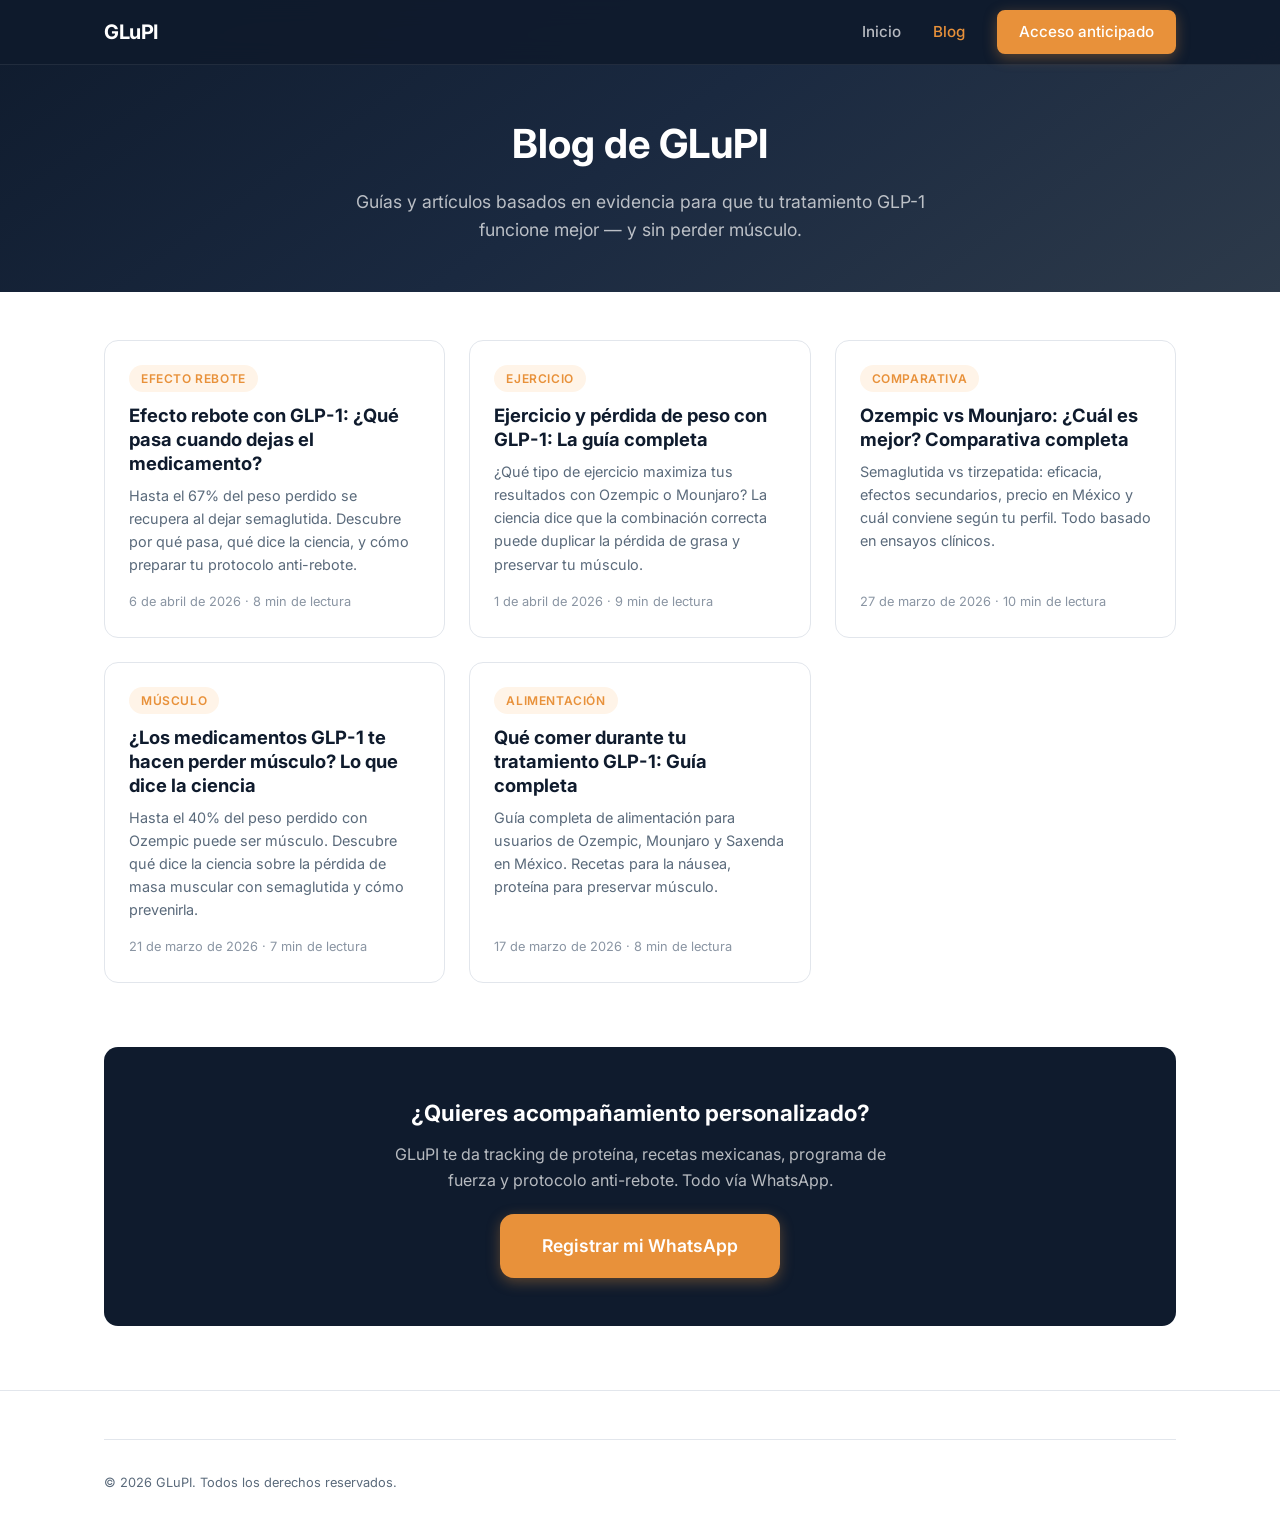
<file: blog/index.html>
<!DOCTYPE html>
<html lang="es-MX">
<head>
  <meta charset="UTF-8">
  <meta name="viewport" content="width=device-width, initial-scale=1.0">
  <title>Blog — GLuPI | Guías y artículos sobre tratamiento GLP-1 en México</title>
  <meta name="description" content="Artículos basados en evidencia sobre medicamentos GLP-1 (Ozempic, Mounjaro, Saxenda) en México: alimentación, ejercicio, efecto rebote y más.">
  <meta name="keywords" content="blog GLP-1, Ozempic México, Mounjaro México, semaglutida, tirzepatida, pérdida de peso, tratamiento GLP-1">
  <link rel="canonical" href="https://glupi.com.mx/blog/">

  <!-- Open Graph -->
  <meta property="og:type" content="website">
  <meta property="og:url" content="https://glupi.com.mx/blog/">
  <meta property="og:title" content="Blog — GLuPI | Guías sobre tratamiento GLP-1">
  <meta property="og:description" content="Artículos basados en evidencia sobre medicamentos GLP-1 en México: alimentación, ejercicio, efecto rebote y más.">
  <meta property="og:image" content="https://glupi.com.mx/og-image.png">
  <meta property="og:locale" content="es_MX">
  <meta property="og:site_name" content="GLuPI">

  <!-- Twitter / X -->
  <meta name="twitter:card" content="summary_large_image">
  <meta name="twitter:title" content="Blog — GLuPI | Guías sobre tratamiento GLP-1">
  <meta name="twitter:description" content="Artículos basados en evidencia sobre medicamentos GLP-1 en México.">
  <meta name="twitter:image" content="https://glupi.com.mx/og-image.png">

  <meta name="theme-color" content="#16a34a">
  <link rel="icon" type="image/svg+xml" href="/favicon.svg">

  <link rel="preconnect" href="https://fonts.googleapis.com">
  <link rel="preconnect" href="https://fonts.gstatic.com" crossorigin>
  <link href="https://fonts.googleapis.com/css2?family=Inter:wght@400;500;600;700&display=swap" rel="stylesheet">
  <link rel="stylesheet" href="../styles.css">
  <style>
    .blog-hero {
      padding: 7rem 0 3rem;
      background: linear-gradient(145deg, var(--color-navy) 0%, var(--color-navy-light) 50%, var(--color-slate) 100%);
      text-align: center;
    }
    .blog-hero__title {
      font-size: clamp(1.8rem, 4vw, 2.5rem);
      font-weight: 700;
      color: var(--color-white);
      margin-bottom: 0.75rem;
    }
    .blog-hero__subtitle {
      font-size: 1.1rem;
      color: rgba(255,255,255,0.7);
      max-width: 600px;
      margin: 0 auto;
    }
    .blog-grid {
      display: grid;
      grid-template-columns: repeat(auto-fill, minmax(320px, 1fr));
      gap: 1.5rem;
      padding: 3rem 0 4rem;
    }
    .blog-card {
      background: var(--color-white);
      border: 1px solid var(--color-border);
      border-radius: var(--radius);
      overflow: hidden;
      transition: box-shadow 0.3s, transform 0.3s;
      display: flex;
      flex-direction: column;
    }
    .blog-card:hover {
      box-shadow: var(--shadow-lg);
      transform: translateY(-3px);
    }
    .blog-card__body {
      padding: 1.5rem;
      flex: 1;
      display: flex;
      flex-direction: column;
    }
    .blog-card__tag {
      display: inline-block;
      font-size: 0.75rem;
      font-weight: 600;
      text-transform: uppercase;
      letter-spacing: 0.05em;
      color: var(--color-amber);
      background: var(--color-amber-light);
      padding: 0.25rem 0.75rem;
      border-radius: 20px;
      margin-bottom: 0.75rem;
      width: fit-content;
    }
    .blog-card__title {
      font-size: 1.15rem;
      font-weight: 700;
      color: var(--color-navy);
      line-height: 1.3;
      margin-bottom: 0.5rem;
    }
    .blog-card__title a {
      color: inherit;
      text-decoration: none;
    }
    .blog-card__title a:hover {
      color: var(--color-amber);
    }
    .blog-card__excerpt {
      font-size: 0.9rem;
      color: var(--color-text-light);
      line-height: 1.6;
      margin-bottom: 1rem;
      flex: 1;
    }
    .blog-card__meta {
      font-size: 0.8rem;
      color: var(--color-text-muted);
    }
    .blog-cta-banner {
      background: var(--color-navy);
      padding: 3rem 1.5rem;
      border-radius: var(--radius);
      text-align: center;
      margin-bottom: 4rem;
    }
    .blog-cta-banner h3 {
      font-size: 1.4rem;
      color: var(--color-white);
      margin-bottom: 0.75rem;
    }
    .blog-cta-banner p {
      color: rgba(255,255,255,0.7);
      margin-bottom: 1.25rem;
      max-width: 500px;
      margin-left: auto;
      margin-right: auto;
    }
  </style>

  <script type="application/ld+json">
  {
    "@context": "https://schema.org",
    "@type": "Blog",
    "name": "Blog de GLuPI",
    "description": "Artículos basados en evidencia sobre medicamentos GLP-1 en México",
    "url": "https://glupi.com.mx/blog/",
    "inLanguage": "es-MX",
    "publisher": {
      "@type": "Organization",
      "name": "GLuPI",
      "url": "https://glupi.com.mx/"
    }
  }
  </script>
</head>
<body>

  <nav class="nav">
    <div class="container nav__inner">
      <a href="../index.html" class="nav__logo">GLuPI</a>
      <button class="nav__toggle" aria-label="Menú">
        <span></span><span></span><span></span>
      </button>
      <ul class="nav__links">
        <li><a href="../index.html">Inicio</a></li>
        <li><a href="./" style="color: var(--color-amber);">Blog</a></li>
        <li><a href="../index.html#registro" class="btn btn--primary btn--sm">Acceso anticipado</a></li>
      </ul>
    </div>
  </nav>

  <section class="blog-hero">
    <div class="container">
      <h1 class="blog-hero__title">Blog de GLuPI</h1>
      <p class="blog-hero__subtitle">Guías y artículos basados en evidencia para que tu tratamiento GLP-1 funcione mejor — y sin perder músculo.</p>
    </div>
  </section>

  <main class="container">
    <div class="blog-grid">

      <article class="blog-card">
        <div class="blog-card__body">
          <span class="blog-card__tag">Efecto rebote</span>
          <h2 class="blog-card__title"><a href="efecto-rebote-glp1.html">Efecto rebote con GLP-1: ¿Qué pasa cuando dejas el medicamento?</a></h2>
          <p class="blog-card__excerpt">Hasta el 67% del peso perdido se recupera al dejar semaglutida. Descubre por qué pasa, qué dice la ciencia, y cómo preparar tu protocolo anti-rebote.</p>
          <span class="blog-card__meta">6 de abril de 2026 · 8 min de lectura</span>
        </div>
      </article>

      <article class="blog-card">
        <div class="blog-card__body">
          <span class="blog-card__tag">Ejercicio</span>
          <h2 class="blog-card__title"><a href="ejercicio-perdida-peso-glp1.html">Ejercicio y pérdida de peso con GLP-1: La guía completa</a></h2>
          <p class="blog-card__excerpt">¿Qué tipo de ejercicio maximiza tus resultados con Ozempic o Mounjaro? La ciencia dice que la combinación correcta puede duplicar la pérdida de grasa y preservar tu músculo.</p>
          <span class="blog-card__meta">1 de abril de 2026 · 9 min de lectura</span>
        </div>
      </article>

      <article class="blog-card">
        <div class="blog-card__body">
          <span class="blog-card__tag">Comparativa</span>
          <h2 class="blog-card__title"><a href="ozempic-vs-mounjaro.html">Ozempic vs Mounjaro: ¿Cuál es mejor? Comparativa completa</a></h2>
          <p class="blog-card__excerpt">Semaglutida vs tirzepatida: eficacia, efectos secundarios, precio en México y cuál conviene según tu perfil. Todo basado en ensayos clínicos.</p>
          <span class="blog-card__meta">27 de marzo de 2026 · 10 min de lectura</span>
        </div>
      </article>

      <article class="blog-card">
        <div class="blog-card__body">
          <span class="blog-card__tag">Músculo</span>
          <h2 class="blog-card__title"><a href="perdida-musculo-glp1.html">¿Los medicamentos GLP-1 te hacen perder músculo? Lo que dice la ciencia</a></h2>
          <p class="blog-card__excerpt">Hasta el 40% del peso perdido con Ozempic puede ser músculo. Descubre qué dice la ciencia sobre la pérdida de masa muscular con semaglutida y cómo prevenirla.</p>
          <span class="blog-card__meta">21 de marzo de 2026 · 7 min de lectura</span>
        </div>
      </article>

      <article class="blog-card">
        <div class="blog-card__body">
          <span class="blog-card__tag">Alimentación</span>
          <h2 class="blog-card__title"><a href="que-comer-tratamiento-glp1.html">Qué comer durante tu tratamiento GLP-1: Guía completa</a></h2>
          <p class="blog-card__excerpt">Guía completa de alimentación para usuarios de Ozempic, Mounjaro y Saxenda en México. Recetas para la náusea, proteína para preservar músculo.</p>
          <span class="blog-card__meta">17 de marzo de 2026 · 8 min de lectura</span>
        </div>
      </article>

    </div>

    <div class="blog-cta-banner">
      <h3>¿Quieres acompañamiento personalizado?</h3>
      <p>GLuPI te da tracking de proteína, recetas mexicanas, programa de fuerza y protocolo anti-rebote. Todo vía WhatsApp.</p>
      <a href="../index.html#registro" class="btn btn--primary btn--lg">Registrar mi WhatsApp</a>
    </div>
  </main>

  <footer class="footer">
    <div class="container">
      <div class="footer__legal">
        <p>&copy; 2026 GLuPI. Todos los derechos reservados.</p>
      </div>
    </div>
  </footer>

  <script>
    document.querySelector('.nav__toggle')?.addEventListener('click', function() {
      document.querySelector('.nav__links').classList.toggle('nav__links--open');
    });
  </script>

</body>
</html>
</file>
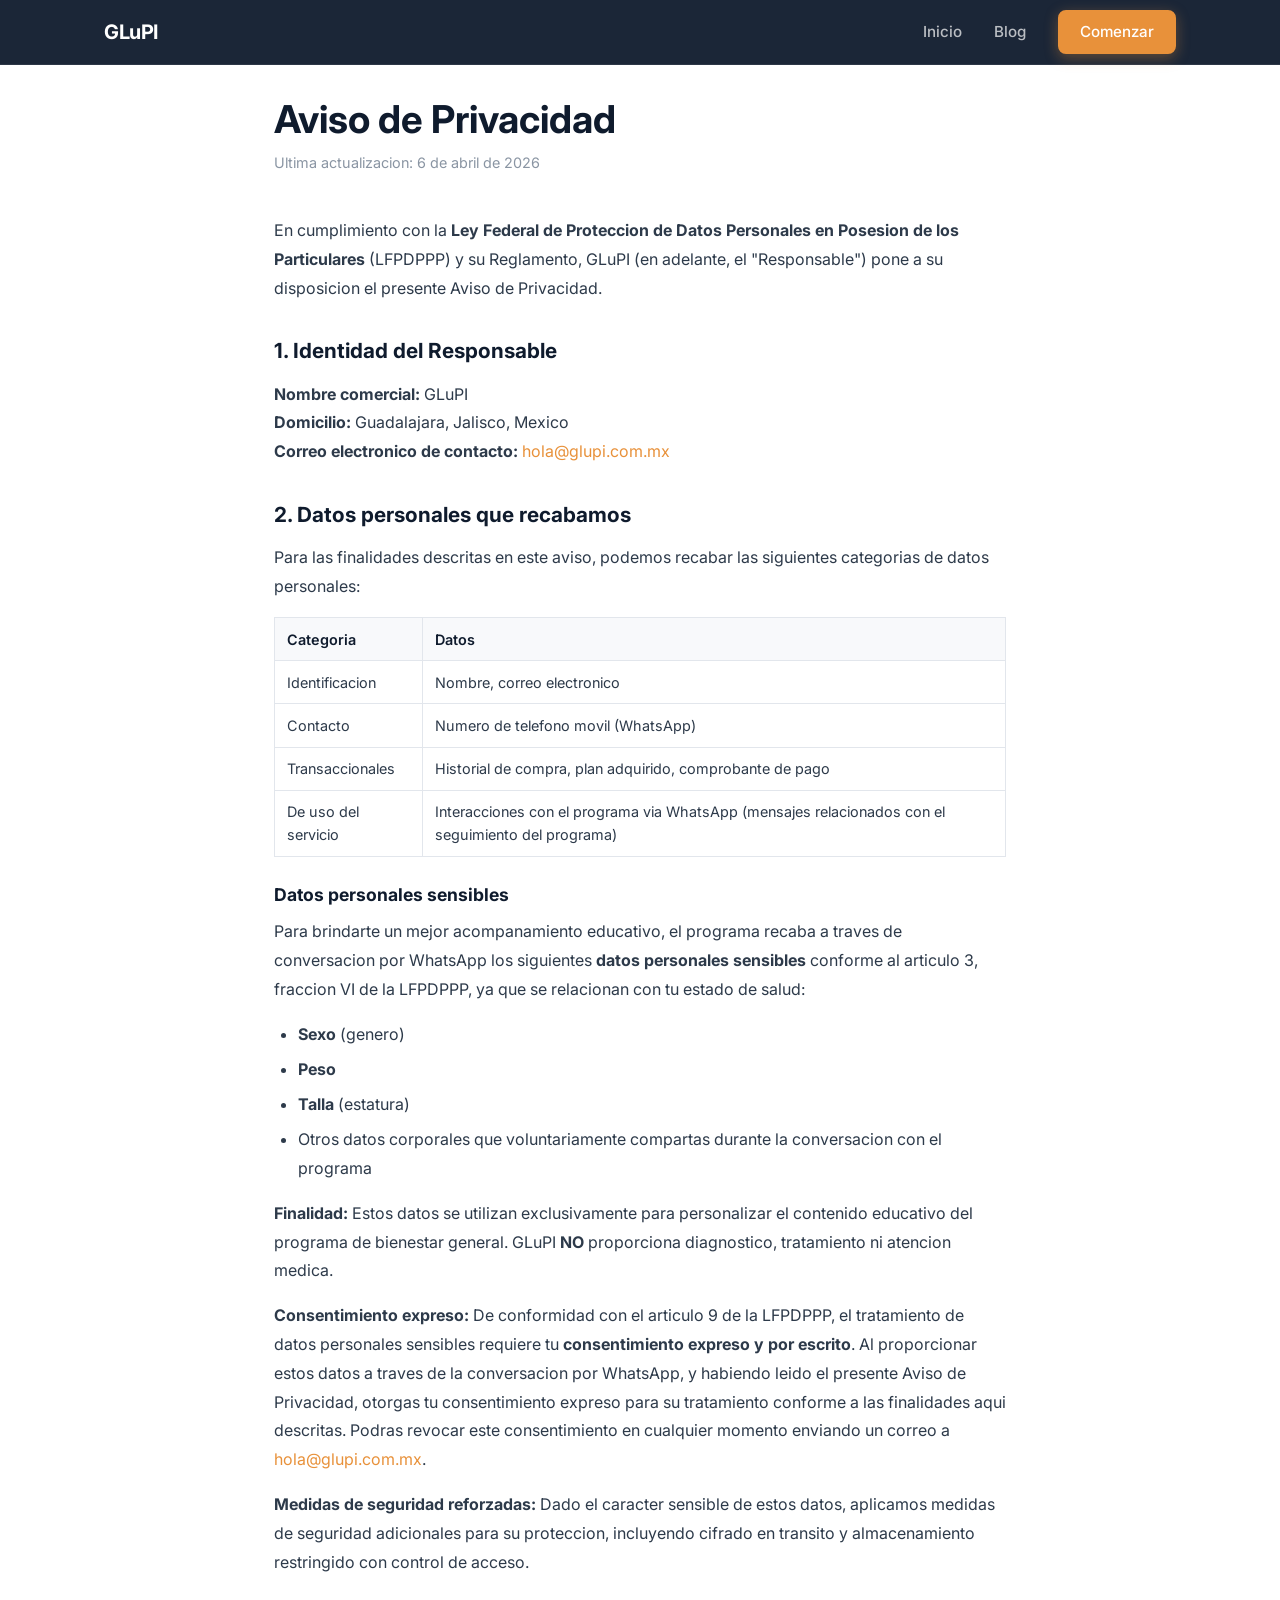
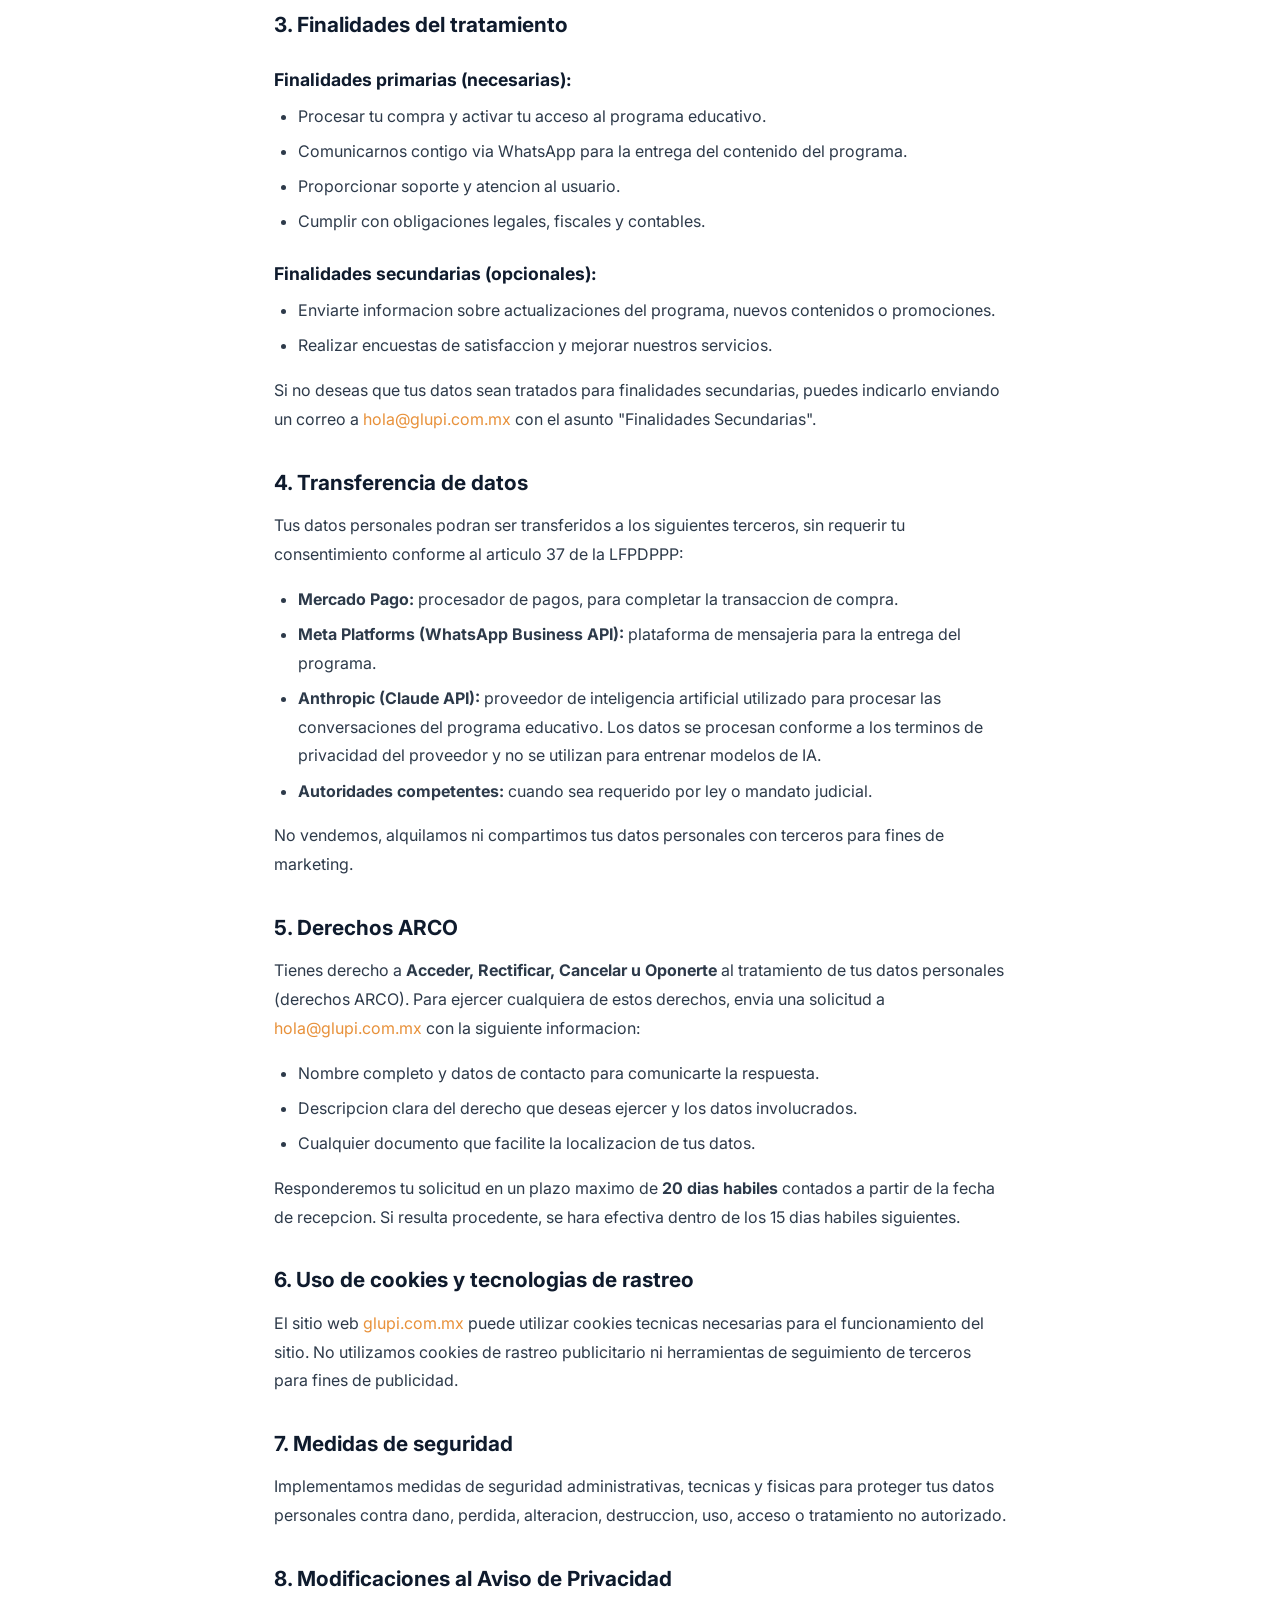
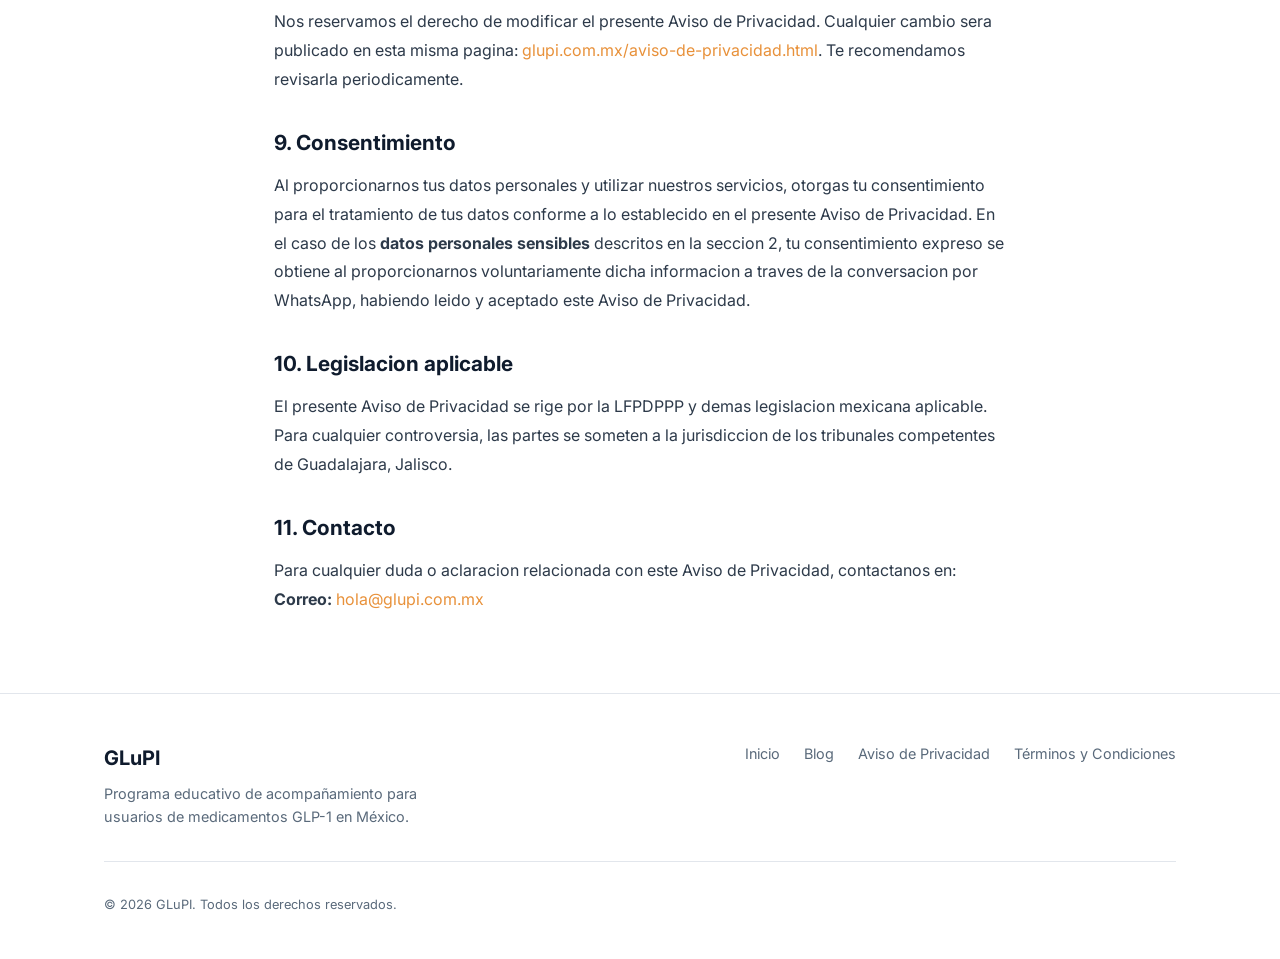
<file: aviso-de-privacidad.html>
<!DOCTYPE html>
<html lang="es-MX">
<head>
  <meta charset="UTF-8">
  <meta name="viewport" content="width=device-width, initial-scale=1.0">
  <title>Aviso de Privacidad — GLuPI</title>
  <meta name="description" content="Aviso de Privacidad de GLuPI conforme a la Ley Federal de Protección de Datos Personales en Posesión de los Particulares (LFPDPPP).">
  <meta name="robots" content="noindex, follow">
  <link rel="canonical" href="https://glupi.com.mx/aviso-de-privacidad.html">

  <meta name="theme-color" content="#16a34a">
  <link rel="icon" type="image/svg+xml" href="/favicon.svg">
  <link rel="icon" type="image/png" sizes="32x32" href="/favicon-32x32.png">
  <link rel="apple-touch-icon" href="/apple-touch-icon.png">

  <link rel="preconnect" href="https://fonts.googleapis.com">
  <link rel="preconnect" href="https://fonts.gstatic.com" crossorigin>
  <link href="https://fonts.googleapis.com/css2?family=Inter:wght@400;500;600;700&display=swap" rel="stylesheet">
  <link rel="stylesheet" href="styles.css">
  <style>
    .legal-page { max-width: 780px; margin: 0 auto; padding: 6rem 1.5rem 4rem; }
    .legal-page h1 { font-size: clamp(1.8rem, 4vw, 2.4rem); color: var(--color-navy); line-height: 1.2; margin-bottom: 0.5rem; }
    .legal-page .meta { color: var(--color-text-muted); font-size: 0.9rem; margin-bottom: 2.5rem; }
    .legal-page h2 { font-size: 1.3rem; color: var(--color-navy); margin: 2rem 0 0.75rem; }
    .legal-page h3 { font-size: 1.1rem; color: var(--color-navy); margin: 1.5rem 0 0.5rem; }
    .legal-page p { color: var(--color-text); line-height: 1.8; margin-bottom: 1rem; }
    .legal-page ul, .legal-page ol { color: var(--color-text); line-height: 1.8; margin-bottom: 1rem; padding-left: 1.5rem; }
    .legal-page li { margin-bottom: 0.4rem; }
    .legal-page table { width: 100%; border-collapse: collapse; margin: 1rem 0 1.5rem; font-size: 0.9rem; }
    .legal-page th, .legal-page td { border: 1px solid var(--color-border); padding: 0.6rem 0.75rem; text-align: left; }
    .legal-page th { background: var(--color-bg); font-weight: 600; color: var(--color-navy); }
  </style>
</head>
<body>

  <nav class="nav">
    <div class="container nav__inner">
      <a href="index.html" class="nav__logo">GLuPI</a>
      <ul class="nav__links">
        <li><a href="index.html">Inicio</a></li>
        <li><a href="blog/">Blog</a></li>
        <li><a href="index.html#precios" class="btn btn--primary btn--sm">Comenzar</a></li>
      </ul>
    </div>
  </nav>

  <main class="legal-page">
    <h1>Aviso de Privacidad</h1>
    <p class="meta">Ultima actualizacion: 6 de abril de 2026</p>

    <p>En cumplimiento con la <strong>Ley Federal de Proteccion de Datos Personales en Posesion de los Particulares</strong> (LFPDPPP) y su Reglamento, GLuPI (en adelante, el "Responsable") pone a su disposicion el presente Aviso de Privacidad.</p>

    <h2>1. Identidad del Responsable</h2>
    <p><strong>Nombre comercial:</strong> GLuPI<br>
    <strong>Domicilio:</strong> Guadalajara, Jalisco, Mexico<br>
    <strong>Correo electronico de contacto:</strong> <a href="mailto:hola@glupi.com.mx">hola@glupi.com.mx</a></p>

    <h2>2. Datos personales que recabamos</h2>
    <p>Para las finalidades descritas en este aviso, podemos recabar las siguientes categorias de datos personales:</p>
    <table>
      <thead>
        <tr><th>Categoria</th><th>Datos</th></tr>
      </thead>
      <tbody>
        <tr><td>Identificacion</td><td>Nombre, correo electronico</td></tr>
        <tr><td>Contacto</td><td>Numero de telefono movil (WhatsApp)</td></tr>
        <tr><td>Transaccionales</td><td>Historial de compra, plan adquirido, comprobante de pago</td></tr>
        <tr><td>De uso del servicio</td><td>Interacciones con el programa via WhatsApp (mensajes relacionados con el seguimiento del programa)</td></tr>
      </tbody>
    </table>

    <h3>Datos personales sensibles</h3>
    <p>Para brindarte un mejor acompanamiento educativo, el programa recaba a traves de conversacion por WhatsApp los siguientes <strong>datos personales sensibles</strong> conforme al articulo 3, fraccion VI de la LFPDPPP, ya que se relacionan con tu estado de salud:</p>
    <ul>
      <li><strong>Sexo</strong> (genero)</li>
      <li><strong>Peso</strong></li>
      <li><strong>Talla</strong> (estatura)</li>
      <li>Otros datos corporales que voluntariamente compartas durante la conversacion con el programa</li>
    </ul>
    <p><strong>Finalidad:</strong> Estos datos se utilizan exclusivamente para personalizar el contenido educativo del programa de bienestar general. GLuPI <strong>NO</strong> proporciona diagnostico, tratamiento ni atencion medica.</p>
    <p><strong>Consentimiento expreso:</strong> De conformidad con el articulo 9 de la LFPDPPP, el tratamiento de datos personales sensibles requiere tu <strong>consentimiento expreso y por escrito</strong>. Al proporcionar estos datos a traves de la conversacion por WhatsApp, y habiendo leido el presente Aviso de Privacidad, otorgas tu consentimiento expreso para su tratamiento conforme a las finalidades aqui descritas. Podras revocar este consentimiento en cualquier momento enviando un correo a <a href="mailto:hola@glupi.com.mx">hola@glupi.com.mx</a>.</p>
    <p><strong>Medidas de seguridad reforzadas:</strong> Dado el caracter sensible de estos datos, aplicamos medidas de seguridad adicionales para su proteccion, incluyendo cifrado en transito y almacenamiento restringido con control de acceso.</p>

    <h2>3. Finalidades del tratamiento</h2>
    <h3>Finalidades primarias (necesarias):</h3>
    <ul>
      <li>Procesar tu compra y activar tu acceso al programa educativo.</li>
      <li>Comunicarnos contigo via WhatsApp para la entrega del contenido del programa.</li>
      <li>Proporcionar soporte y atencion al usuario.</li>
      <li>Cumplir con obligaciones legales, fiscales y contables.</li>
    </ul>
    <h3>Finalidades secundarias (opcionales):</h3>
    <ul>
      <li>Enviarte informacion sobre actualizaciones del programa, nuevos contenidos o promociones.</li>
      <li>Realizar encuestas de satisfaccion y mejorar nuestros servicios.</li>
    </ul>
    <p>Si no deseas que tus datos sean tratados para finalidades secundarias, puedes indicarlo enviando un correo a <a href="mailto:hola@glupi.com.mx">hola@glupi.com.mx</a> con el asunto "Finalidades Secundarias".</p>

    <h2>4. Transferencia de datos</h2>
    <p>Tus datos personales podran ser transferidos a los siguientes terceros, sin requerir tu consentimiento conforme al articulo 37 de la LFPDPPP:</p>
    <ul>
      <li><strong>Mercado Pago:</strong> procesador de pagos, para completar la transaccion de compra.</li>
      <li><strong>Meta Platforms (WhatsApp Business API):</strong> plataforma de mensajeria para la entrega del programa.</li>
      <li><strong>Anthropic (Claude API):</strong> proveedor de inteligencia artificial utilizado para procesar las conversaciones del programa educativo. Los datos se procesan conforme a los terminos de privacidad del proveedor y no se utilizan para entrenar modelos de IA.</li>
      <li><strong>Autoridades competentes:</strong> cuando sea requerido por ley o mandato judicial.</li>
    </ul>
    <p>No vendemos, alquilamos ni compartimos tus datos personales con terceros para fines de marketing.</p>

    <h2>5. Derechos ARCO</h2>
    <p>Tienes derecho a <strong>Acceder, Rectificar, Cancelar u Oponerte</strong> al tratamiento de tus datos personales (derechos ARCO). Para ejercer cualquiera de estos derechos, envia una solicitud a <a href="mailto:hola@glupi.com.mx">hola@glupi.com.mx</a> con la siguiente informacion:</p>
    <ul>
      <li>Nombre completo y datos de contacto para comunicarte la respuesta.</li>
      <li>Descripcion clara del derecho que deseas ejercer y los datos involucrados.</li>
      <li>Cualquier documento que facilite la localizacion de tus datos.</li>
    </ul>
    <p>Responderemos tu solicitud en un plazo maximo de <strong>20 dias habiles</strong> contados a partir de la fecha de recepcion. Si resulta procedente, se hara efectiva dentro de los 15 dias habiles siguientes.</p>

    <h2>6. Uso de cookies y tecnologias de rastreo</h2>
    <p>El sitio web <a href="https://glupi.com.mx">glupi.com.mx</a> puede utilizar cookies tecnicas necesarias para el funcionamiento del sitio. No utilizamos cookies de rastreo publicitario ni herramientas de seguimiento de terceros para fines de publicidad.</p>

    <h2>7. Medidas de seguridad</h2>
    <p>Implementamos medidas de seguridad administrativas, tecnicas y fisicas para proteger tus datos personales contra dano, perdida, alteracion, destruccion, uso, acceso o tratamiento no autorizado.</p>

    <h2>8. Modificaciones al Aviso de Privacidad</h2>
    <p>Nos reservamos el derecho de modificar el presente Aviso de Privacidad. Cualquier cambio sera publicado en esta misma pagina: <a href="https://glupi.com.mx/aviso-de-privacidad.html">glupi.com.mx/aviso-de-privacidad.html</a>. Te recomendamos revisarla periodicamente.</p>

    <h2>9. Consentimiento</h2>
    <p>Al proporcionarnos tus datos personales y utilizar nuestros servicios, otorgas tu consentimiento para el tratamiento de tus datos conforme a lo establecido en el presente Aviso de Privacidad. En el caso de los <strong>datos personales sensibles</strong> descritos en la seccion 2, tu consentimiento expreso se obtiene al proporcionarnos voluntariamente dicha informacion a traves de la conversacion por WhatsApp, habiendo leido y aceptado este Aviso de Privacidad.</p>

    <h2>10. Legislacion aplicable</h2>
    <p>El presente Aviso de Privacidad se rige por la LFPDPPP y demas legislacion mexicana aplicable. Para cualquier controversia, las partes se someten a la jurisdiccion de los tribunales competentes de Guadalajara, Jalisco.</p>

    <h2>11. Contacto</h2>
    <p>Para cualquier duda o aclaracion relacionada con este Aviso de Privacidad, contactanos en:<br>
    <strong>Correo:</strong> <a href="mailto:hola@glupi.com.mx">hola@glupi.com.mx</a></p>
  </main>

  <footer class="footer">
    <div class="container">
      <div class="footer__inner">
        <div class="footer__brand">
          <a href="index.html" class="footer__logo">GLuPI</a>
          <p class="footer__tagline">Programa educativo de acompañamiento para usuarios de medicamentos GLP-1 en México.</p>
        </div>
        <div class="footer__links">
          <a href="index.html">Inicio</a>
          <a href="blog/">Blog</a>
          <a href="aviso-de-privacidad.html">Aviso de Privacidad</a>
          <a href="terminos-y-condiciones.html">Términos y Condiciones</a>
        </div>
      </div>
      <div class="footer__legal">
        <p>&copy; 2026 GLuPI. Todos los derechos reservados.</p>
      </div>
    </div>
  </footer>

</body>
</html>
</file>
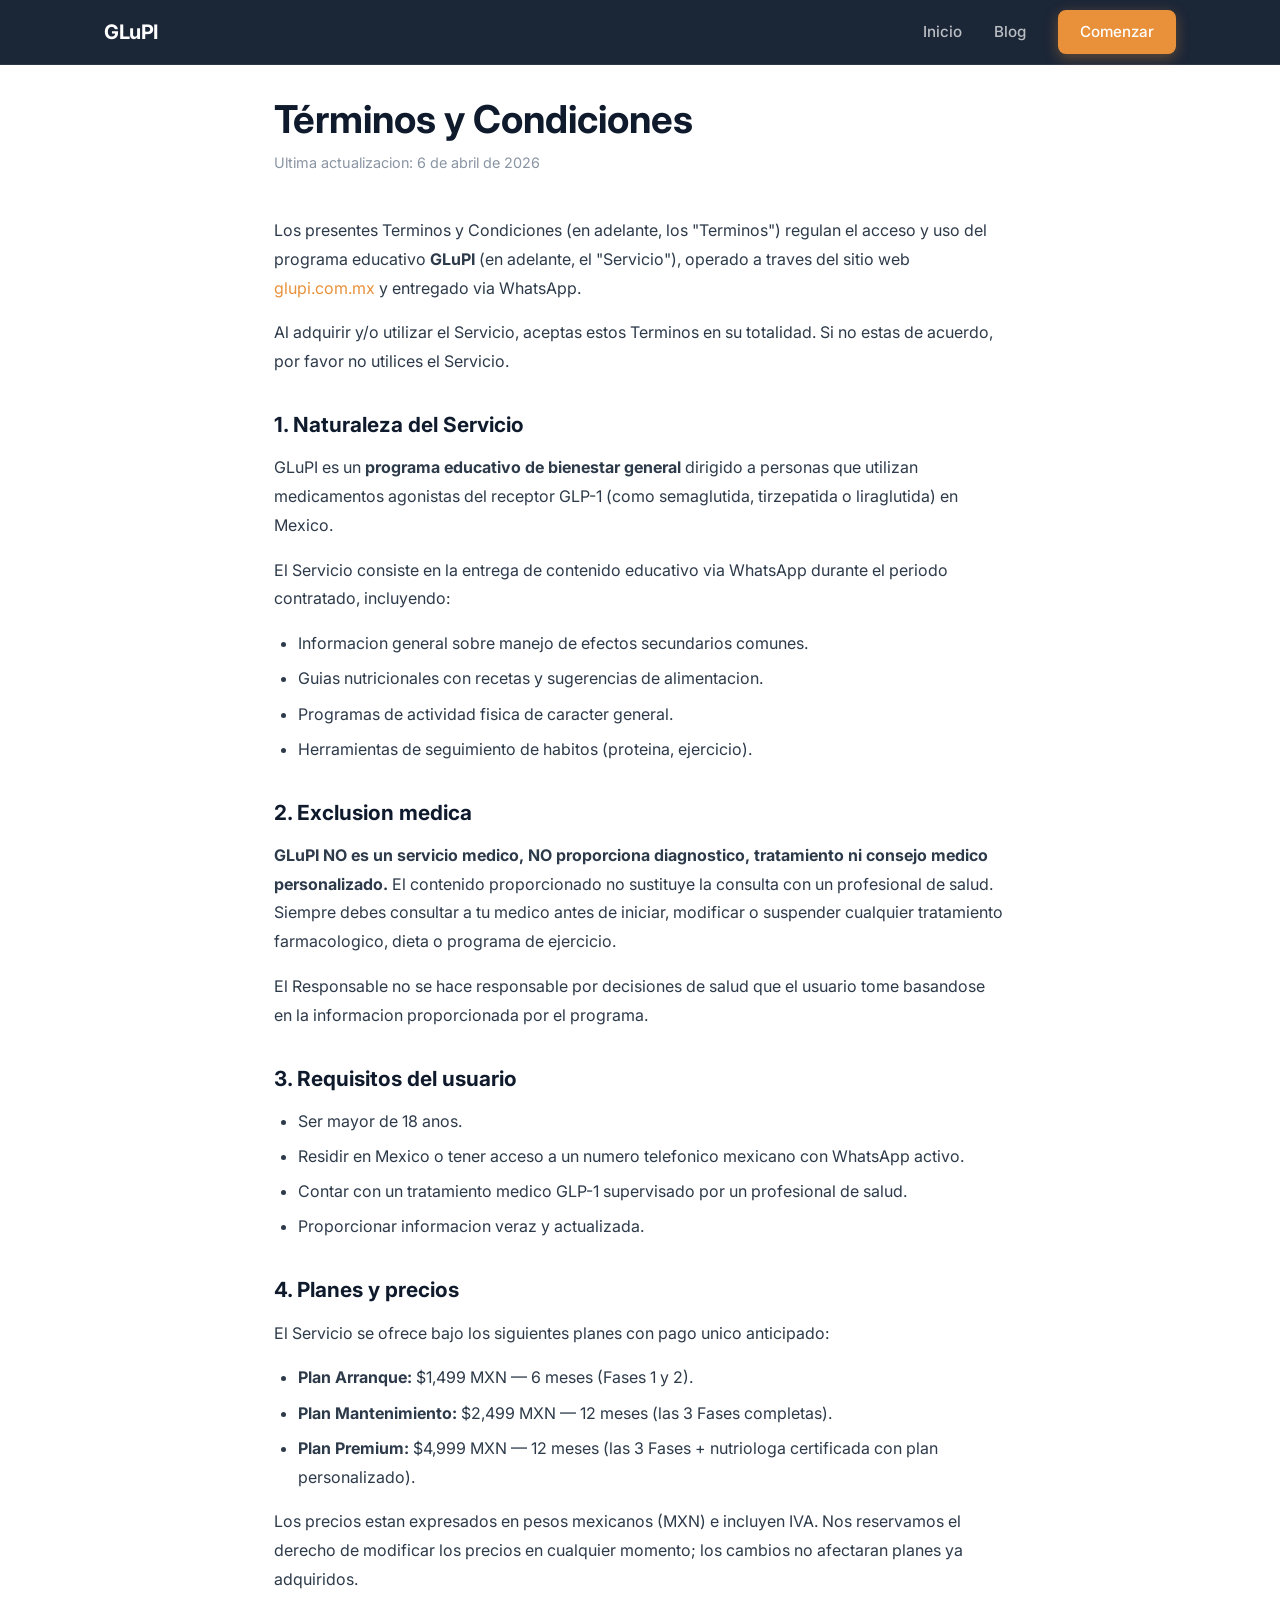
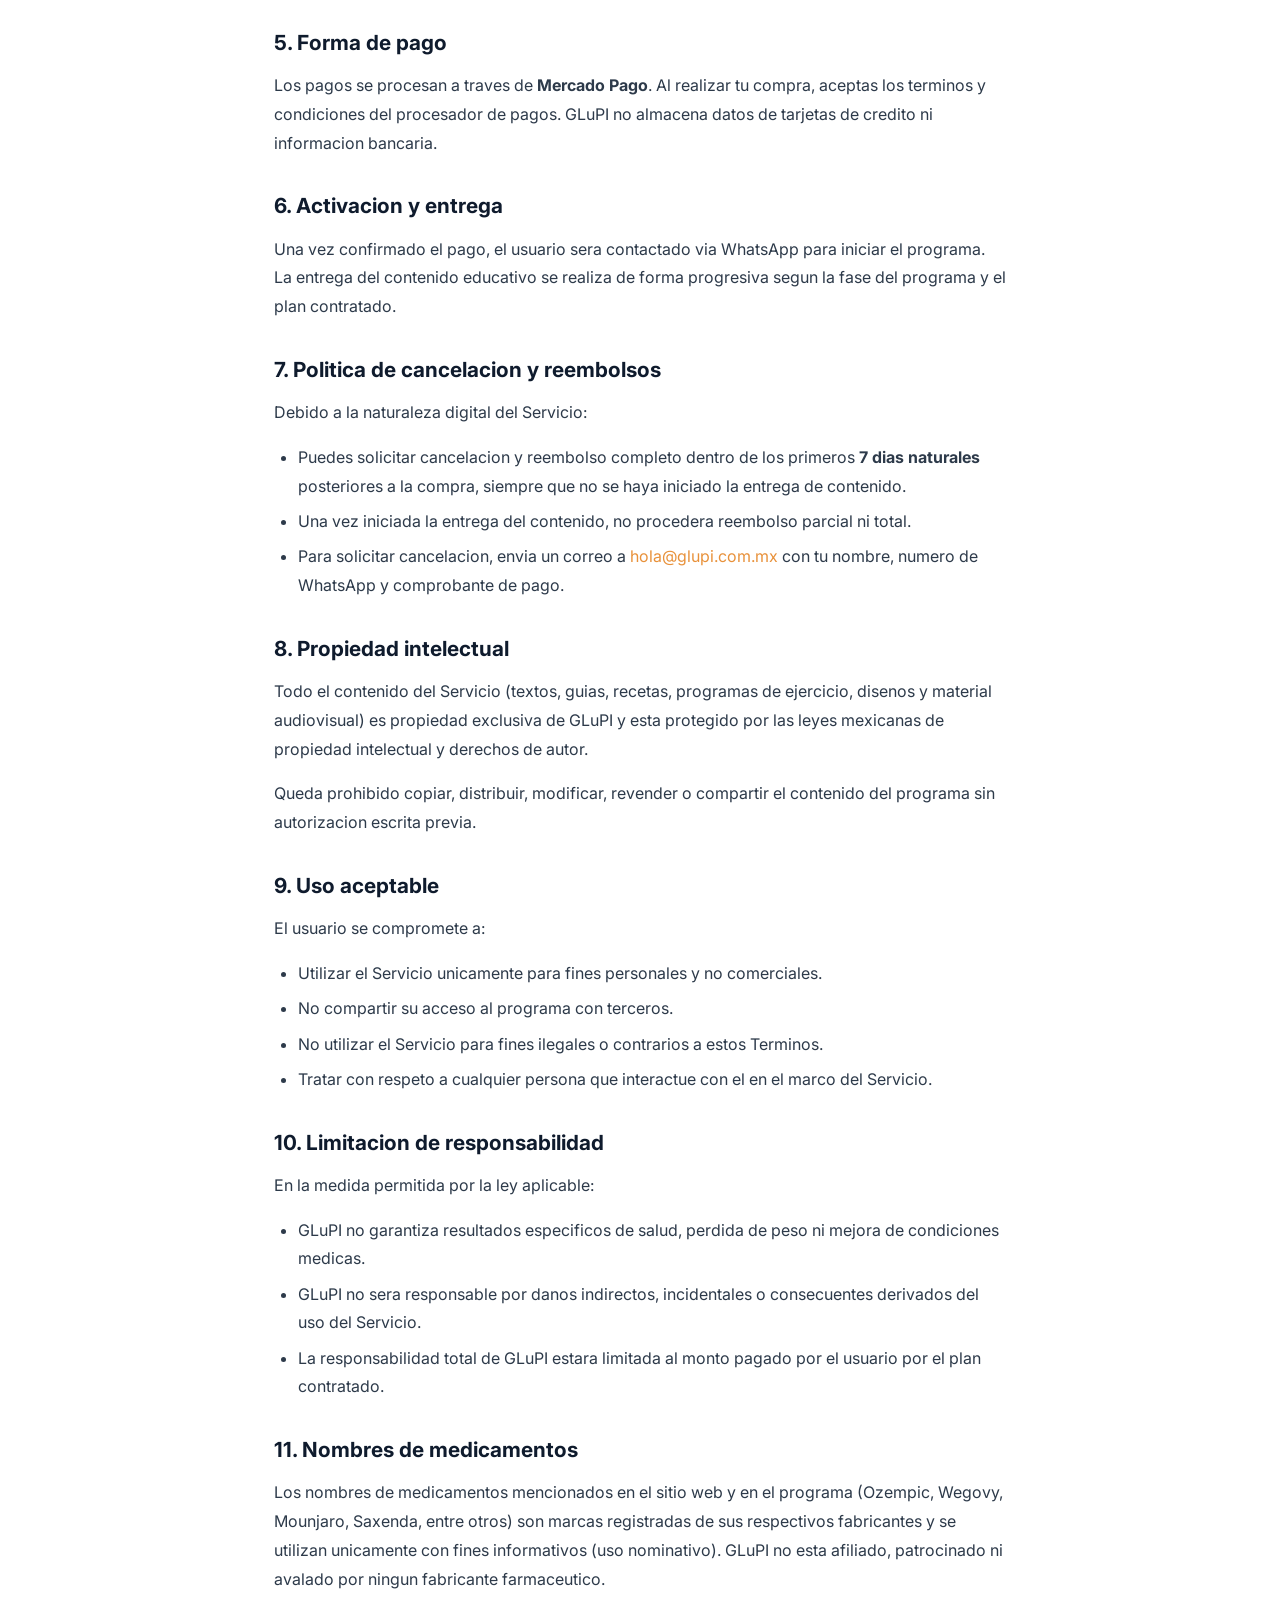
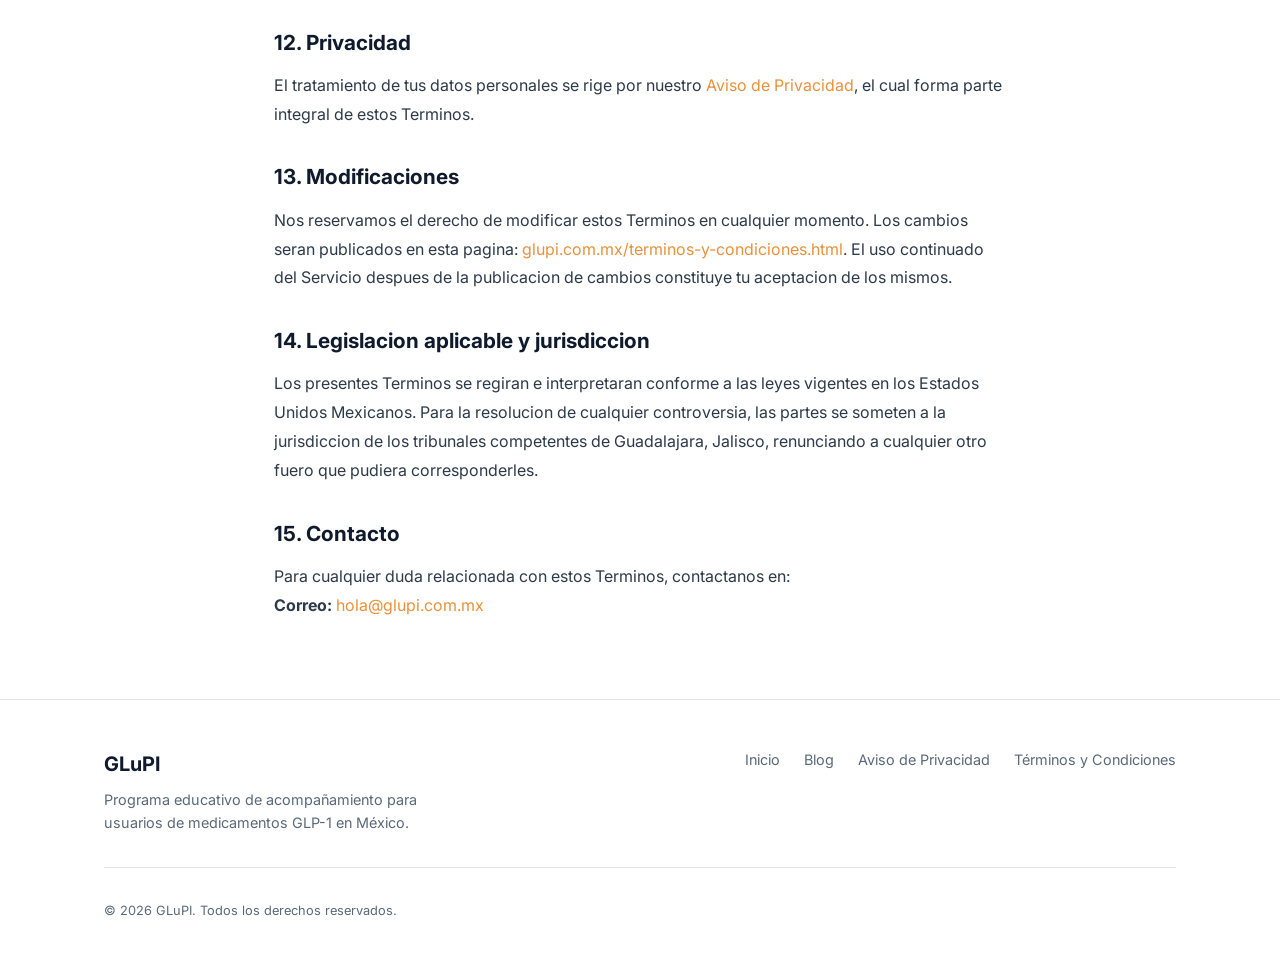
<file: terminos-y-condiciones.html>
<!DOCTYPE html>
<html lang="es-MX">
<head>
  <meta charset="UTF-8">
  <meta name="viewport" content="width=device-width, initial-scale=1.0">
  <title>Términos y Condiciones — GLuPI</title>
  <meta name="description" content="Términos y Condiciones de uso del programa educativo GLuPI para usuarios de medicamentos GLP-1 en México.">
  <meta name="robots" content="noindex, follow">
  <link rel="canonical" href="https://glupi.com.mx/terminos-y-condiciones.html">

  <meta name="theme-color" content="#16a34a">
  <link rel="icon" type="image/svg+xml" href="/favicon.svg">
  <link rel="icon" type="image/png" sizes="32x32" href="/favicon-32x32.png">
  <link rel="apple-touch-icon" href="/apple-touch-icon.png">

  <link rel="preconnect" href="https://fonts.googleapis.com">
  <link rel="preconnect" href="https://fonts.gstatic.com" crossorigin>
  <link href="https://fonts.googleapis.com/css2?family=Inter:wght@400;500;600;700&display=swap" rel="stylesheet">
  <link rel="stylesheet" href="styles.css">
  <style>
    .legal-page { max-width: 780px; margin: 0 auto; padding: 6rem 1.5rem 4rem; }
    .legal-page h1 { font-size: clamp(1.8rem, 4vw, 2.4rem); color: var(--color-navy); line-height: 1.2; margin-bottom: 0.5rem; }
    .legal-page .meta { color: var(--color-text-muted); font-size: 0.9rem; margin-bottom: 2.5rem; }
    .legal-page h2 { font-size: 1.3rem; color: var(--color-navy); margin: 2rem 0 0.75rem; }
    .legal-page h3 { font-size: 1.1rem; color: var(--color-navy); margin: 1.5rem 0 0.5rem; }
    .legal-page p { color: var(--color-text); line-height: 1.8; margin-bottom: 1rem; }
    .legal-page ul, .legal-page ol { color: var(--color-text); line-height: 1.8; margin-bottom: 1rem; padding-left: 1.5rem; }
    .legal-page li { margin-bottom: 0.4rem; }
  </style>
</head>
<body>

  <nav class="nav">
    <div class="container nav__inner">
      <a href="index.html" class="nav__logo">GLuPI</a>
      <ul class="nav__links">
        <li><a href="index.html">Inicio</a></li>
        <li><a href="blog/">Blog</a></li>
        <li><a href="index.html#precios" class="btn btn--primary btn--sm">Comenzar</a></li>
      </ul>
    </div>
  </nav>

  <main class="legal-page">
    <h1>Términos y Condiciones</h1>
    <p class="meta">Ultima actualizacion: 6 de abril de 2026</p>

    <p>Los presentes Terminos y Condiciones (en adelante, los "Terminos") regulan el acceso y uso del programa educativo <strong>GLuPI</strong> (en adelante, el "Servicio"), operado a traves del sitio web <a href="https://glupi.com.mx">glupi.com.mx</a> y entregado via WhatsApp.</p>

    <p>Al adquirir y/o utilizar el Servicio, aceptas estos Terminos en su totalidad. Si no estas de acuerdo, por favor no utilices el Servicio.</p>

    <h2>1. Naturaleza del Servicio</h2>
    <p>GLuPI es un <strong>programa educativo de bienestar general</strong> dirigido a personas que utilizan medicamentos agonistas del receptor GLP-1 (como semaglutida, tirzepatida o liraglutida) en Mexico.</p>
    <p>El Servicio consiste en la entrega de contenido educativo via WhatsApp durante el periodo contratado, incluyendo:</p>
    <ul>
      <li>Informacion general sobre manejo de efectos secundarios comunes.</li>
      <li>Guias nutricionales con recetas y sugerencias de alimentacion.</li>
      <li>Programas de actividad fisica de caracter general.</li>
      <li>Herramientas de seguimiento de habitos (proteina, ejercicio).</li>
    </ul>

    <h2>2. Exclusion medica</h2>
    <p><strong>GLuPI NO es un servicio medico, NO proporciona diagnostico, tratamiento ni consejo medico personalizado.</strong> El contenido proporcionado no sustituye la consulta con un profesional de salud. Siempre debes consultar a tu medico antes de iniciar, modificar o suspender cualquier tratamiento farmacologico, dieta o programa de ejercicio.</p>
    <p>El Responsable no se hace responsable por decisiones de salud que el usuario tome basandose en la informacion proporcionada por el programa.</p>

    <h2>3. Requisitos del usuario</h2>
    <ul>
      <li>Ser mayor de 18 anos.</li>
      <li>Residir en Mexico o tener acceso a un numero telefonico mexicano con WhatsApp activo.</li>
      <li>Contar con un tratamiento medico GLP-1 supervisado por un profesional de salud.</li>
      <li>Proporcionar informacion veraz y actualizada.</li>
    </ul>

    <h2>4. Planes y precios</h2>
    <p>El Servicio se ofrece bajo los siguientes planes con pago unico anticipado:</p>
    <ul>
      <li><strong>Plan Arranque:</strong> $1,499 MXN — 6 meses (Fases 1 y 2).</li>
      <li><strong>Plan Mantenimiento:</strong> $2,499 MXN — 12 meses (las 3 Fases completas).</li>
      <li><strong>Plan Premium:</strong> $4,999 MXN — 12 meses (las 3 Fases + nutriologa certificada con plan personalizado).</li>
    </ul>
    <p>Los precios estan expresados en pesos mexicanos (MXN) e incluyen IVA. Nos reservamos el derecho de modificar los precios en cualquier momento; los cambios no afectaran planes ya adquiridos.</p>

    <h2>5. Forma de pago</h2>
    <p>Los pagos se procesan a traves de <strong>Mercado Pago</strong>. Al realizar tu compra, aceptas los terminos y condiciones del procesador de pagos. GLuPI no almacena datos de tarjetas de credito ni informacion bancaria.</p>

    <h2>6. Activacion y entrega</h2>
    <p>Una vez confirmado el pago, el usuario sera contactado via WhatsApp para iniciar el programa. La entrega del contenido educativo se realiza de forma progresiva segun la fase del programa y el plan contratado.</p>

    <h2>7. Politica de cancelacion y reembolsos</h2>
    <p>Debido a la naturaleza digital del Servicio:</p>
    <ul>
      <li>Puedes solicitar cancelacion y reembolso completo dentro de los primeros <strong>7 dias naturales</strong> posteriores a la compra, siempre que no se haya iniciado la entrega de contenido.</li>
      <li>Una vez iniciada la entrega del contenido, no procedera reembolso parcial ni total.</li>
      <li>Para solicitar cancelacion, envia un correo a <a href="mailto:hola@glupi.com.mx">hola@glupi.com.mx</a> con tu nombre, numero de WhatsApp y comprobante de pago.</li>
    </ul>

    <h2>8. Propiedad intelectual</h2>
    <p>Todo el contenido del Servicio (textos, guias, recetas, programas de ejercicio, disenos y material audiovisual) es propiedad exclusiva de GLuPI y esta protegido por las leyes mexicanas de propiedad intelectual y derechos de autor.</p>
    <p>Queda prohibido copiar, distribuir, modificar, revender o compartir el contenido del programa sin autorizacion escrita previa.</p>

    <h2>9. Uso aceptable</h2>
    <p>El usuario se compromete a:</p>
    <ul>
      <li>Utilizar el Servicio unicamente para fines personales y no comerciales.</li>
      <li>No compartir su acceso al programa con terceros.</li>
      <li>No utilizar el Servicio para fines ilegales o contrarios a estos Terminos.</li>
      <li>Tratar con respeto a cualquier persona que interactue con el en el marco del Servicio.</li>
    </ul>

    <h2>10. Limitacion de responsabilidad</h2>
    <p>En la medida permitida por la ley aplicable:</p>
    <ul>
      <li>GLuPI no garantiza resultados especificos de salud, perdida de peso ni mejora de condiciones medicas.</li>
      <li>GLuPI no sera responsable por danos indirectos, incidentales o consecuentes derivados del uso del Servicio.</li>
      <li>La responsabilidad total de GLuPI estara limitada al monto pagado por el usuario por el plan contratado.</li>
    </ul>

    <h2>11. Nombres de medicamentos</h2>
    <p>Los nombres de medicamentos mencionados en el sitio web y en el programa (Ozempic, Wegovy, Mounjaro, Saxenda, entre otros) son marcas registradas de sus respectivos fabricantes y se utilizan unicamente con fines informativos (uso nominativo). GLuPI no esta afiliado, patrocinado ni avalado por ningun fabricante farmaceutico.</p>

    <h2>12. Privacidad</h2>
    <p>El tratamiento de tus datos personales se rige por nuestro <a href="aviso-de-privacidad.html">Aviso de Privacidad</a>, el cual forma parte integral de estos Terminos.</p>

    <h2>13. Modificaciones</h2>
    <p>Nos reservamos el derecho de modificar estos Terminos en cualquier momento. Los cambios seran publicados en esta pagina: <a href="https://glupi.com.mx/terminos-y-condiciones.html">glupi.com.mx/terminos-y-condiciones.html</a>. El uso continuado del Servicio despues de la publicacion de cambios constituye tu aceptacion de los mismos.</p>

    <h2>14. Legislacion aplicable y jurisdiccion</h2>
    <p>Los presentes Terminos se regiran e interpretaran conforme a las leyes vigentes en los Estados Unidos Mexicanos. Para la resolucion de cualquier controversia, las partes se someten a la jurisdiccion de los tribunales competentes de Guadalajara, Jalisco, renunciando a cualquier otro fuero que pudiera corresponderles.</p>

    <h2>15. Contacto</h2>
    <p>Para cualquier duda relacionada con estos Terminos, contactanos en:<br>
    <strong>Correo:</strong> <a href="mailto:hola@glupi.com.mx">hola@glupi.com.mx</a></p>
  </main>

  <footer class="footer">
    <div class="container">
      <div class="footer__inner">
        <div class="footer__brand">
          <a href="index.html" class="footer__logo">GLuPI</a>
          <p class="footer__tagline">Programa educativo de acompañamiento para usuarios de medicamentos GLP-1 en México.</p>
        </div>
        <div class="footer__links">
          <a href="index.html">Inicio</a>
          <a href="blog/">Blog</a>
          <a href="aviso-de-privacidad.html">Aviso de Privacidad</a>
          <a href="terminos-y-condiciones.html">Términos y Condiciones</a>
        </div>
      </div>
      <div class="footer__legal">
        <p>&copy; 2026 GLuPI. Todos los derechos reservados.</p>
      </div>
    </div>
  </footer>

</body>
</html>
</file>
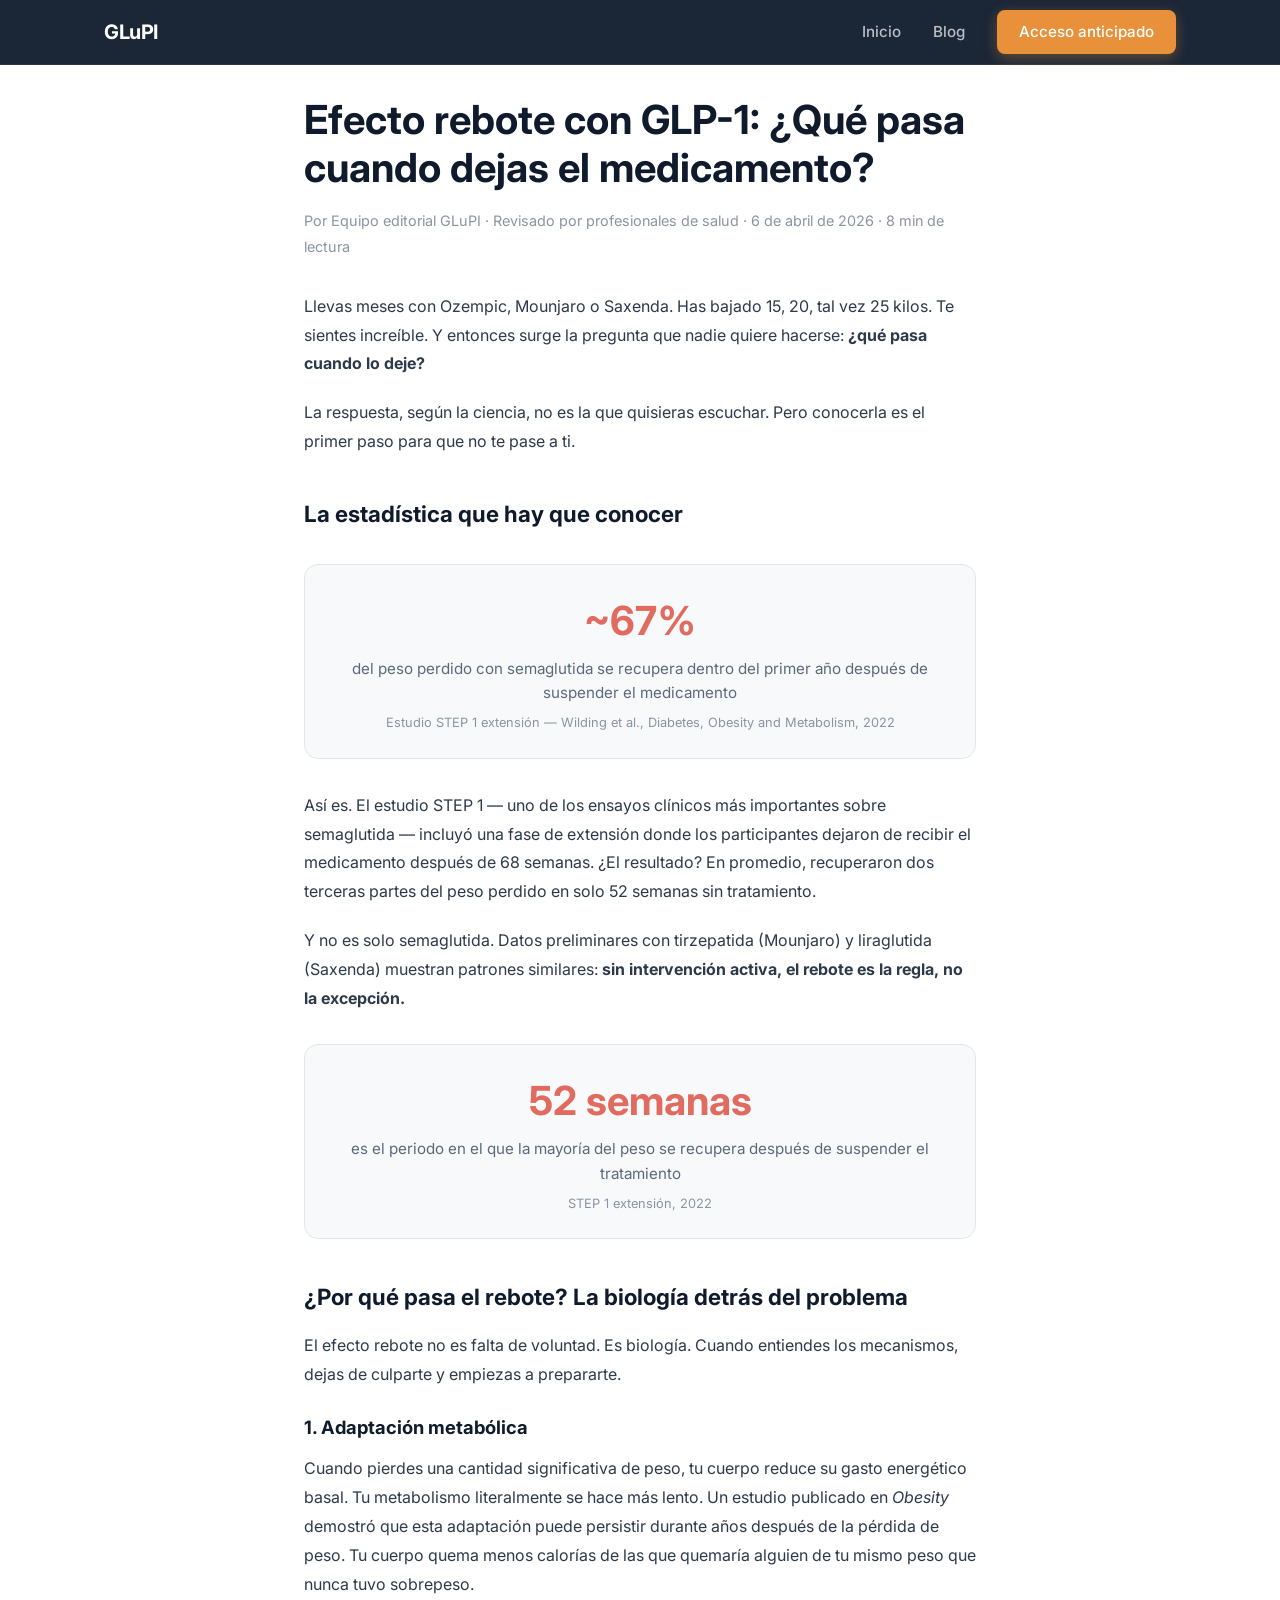
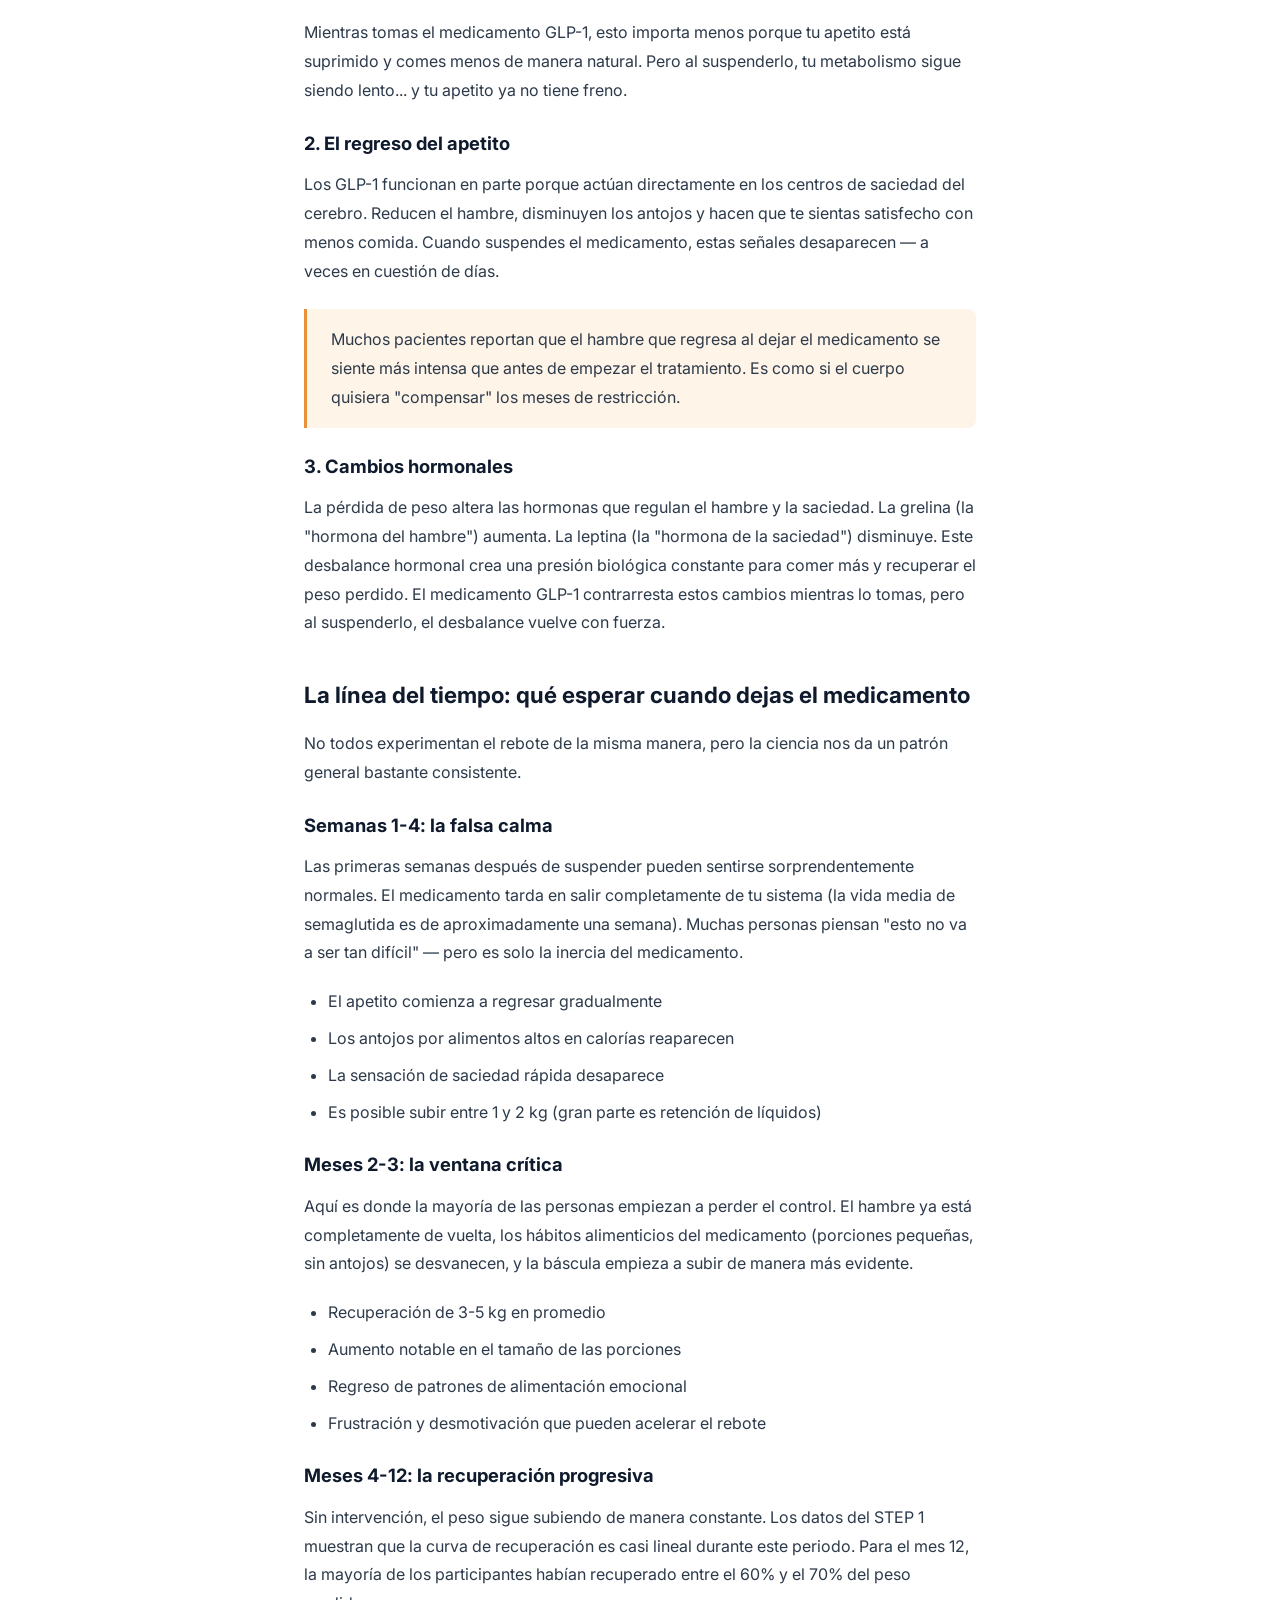
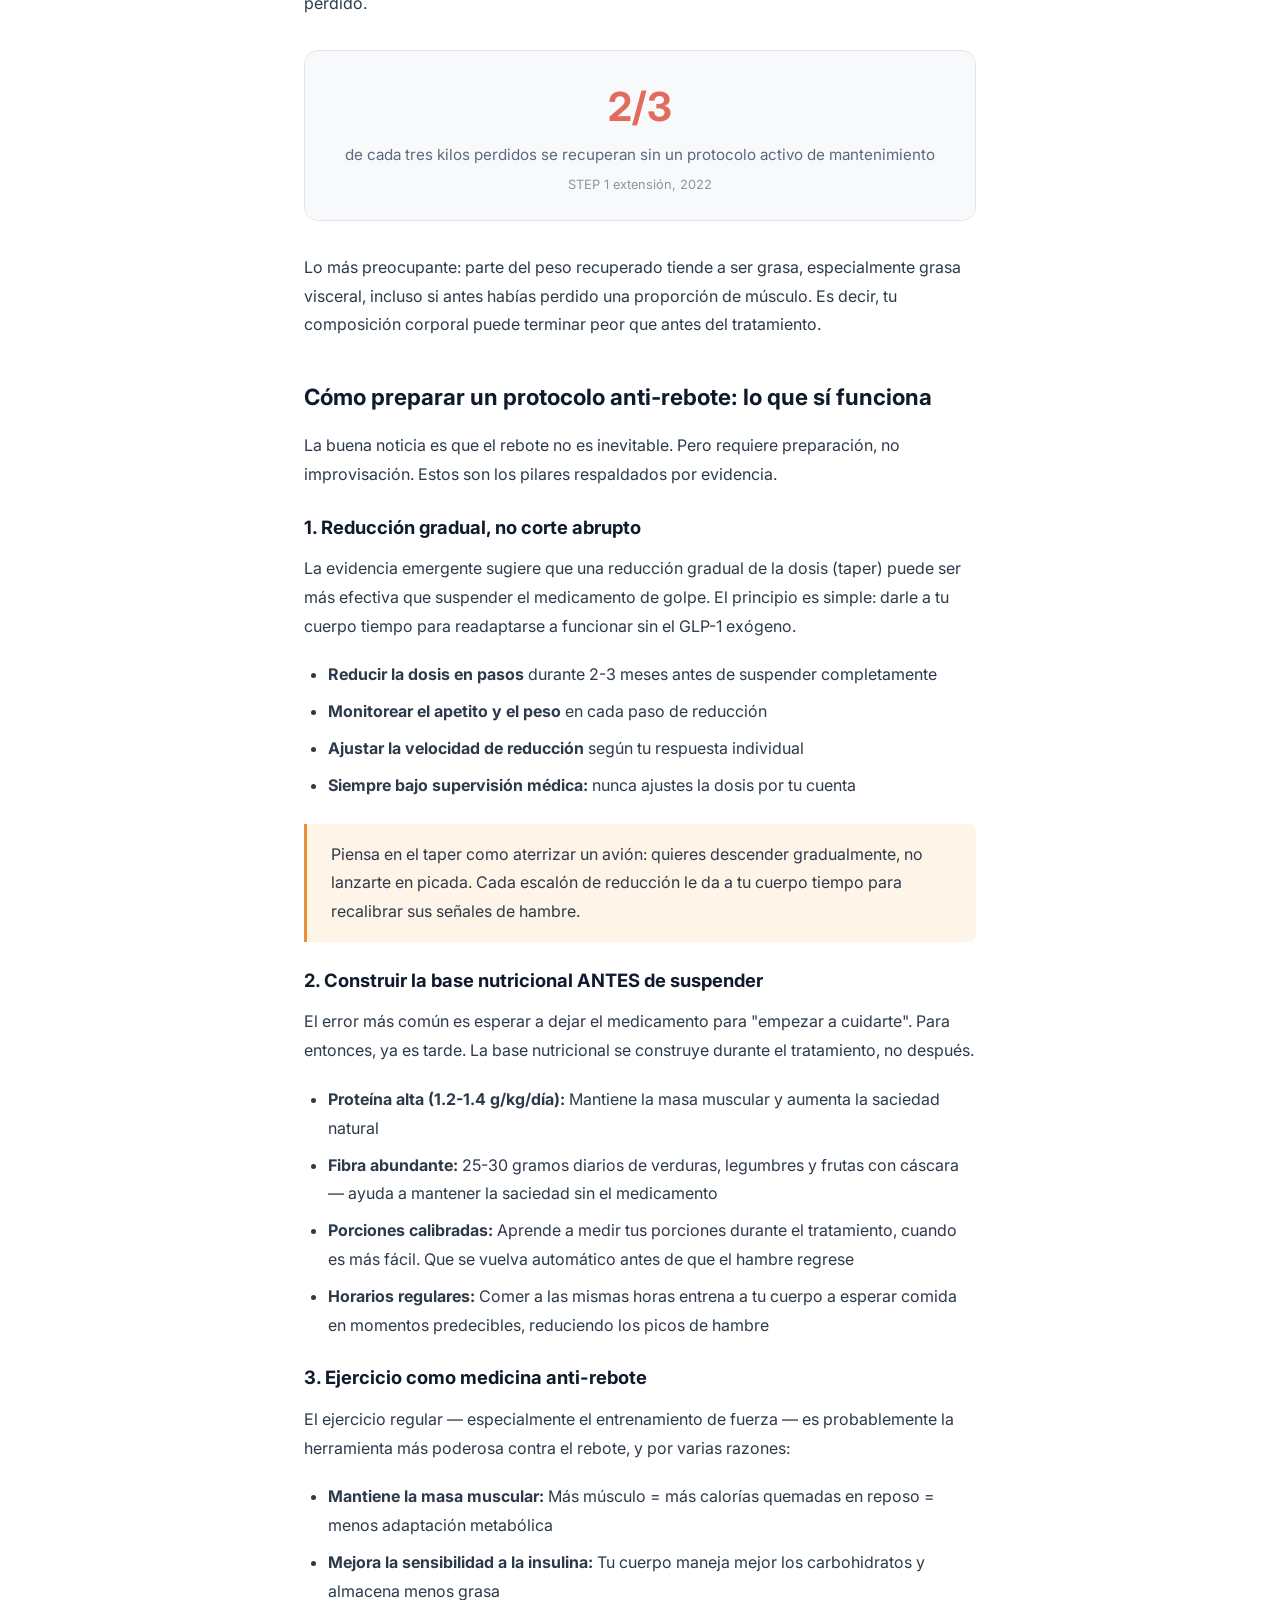
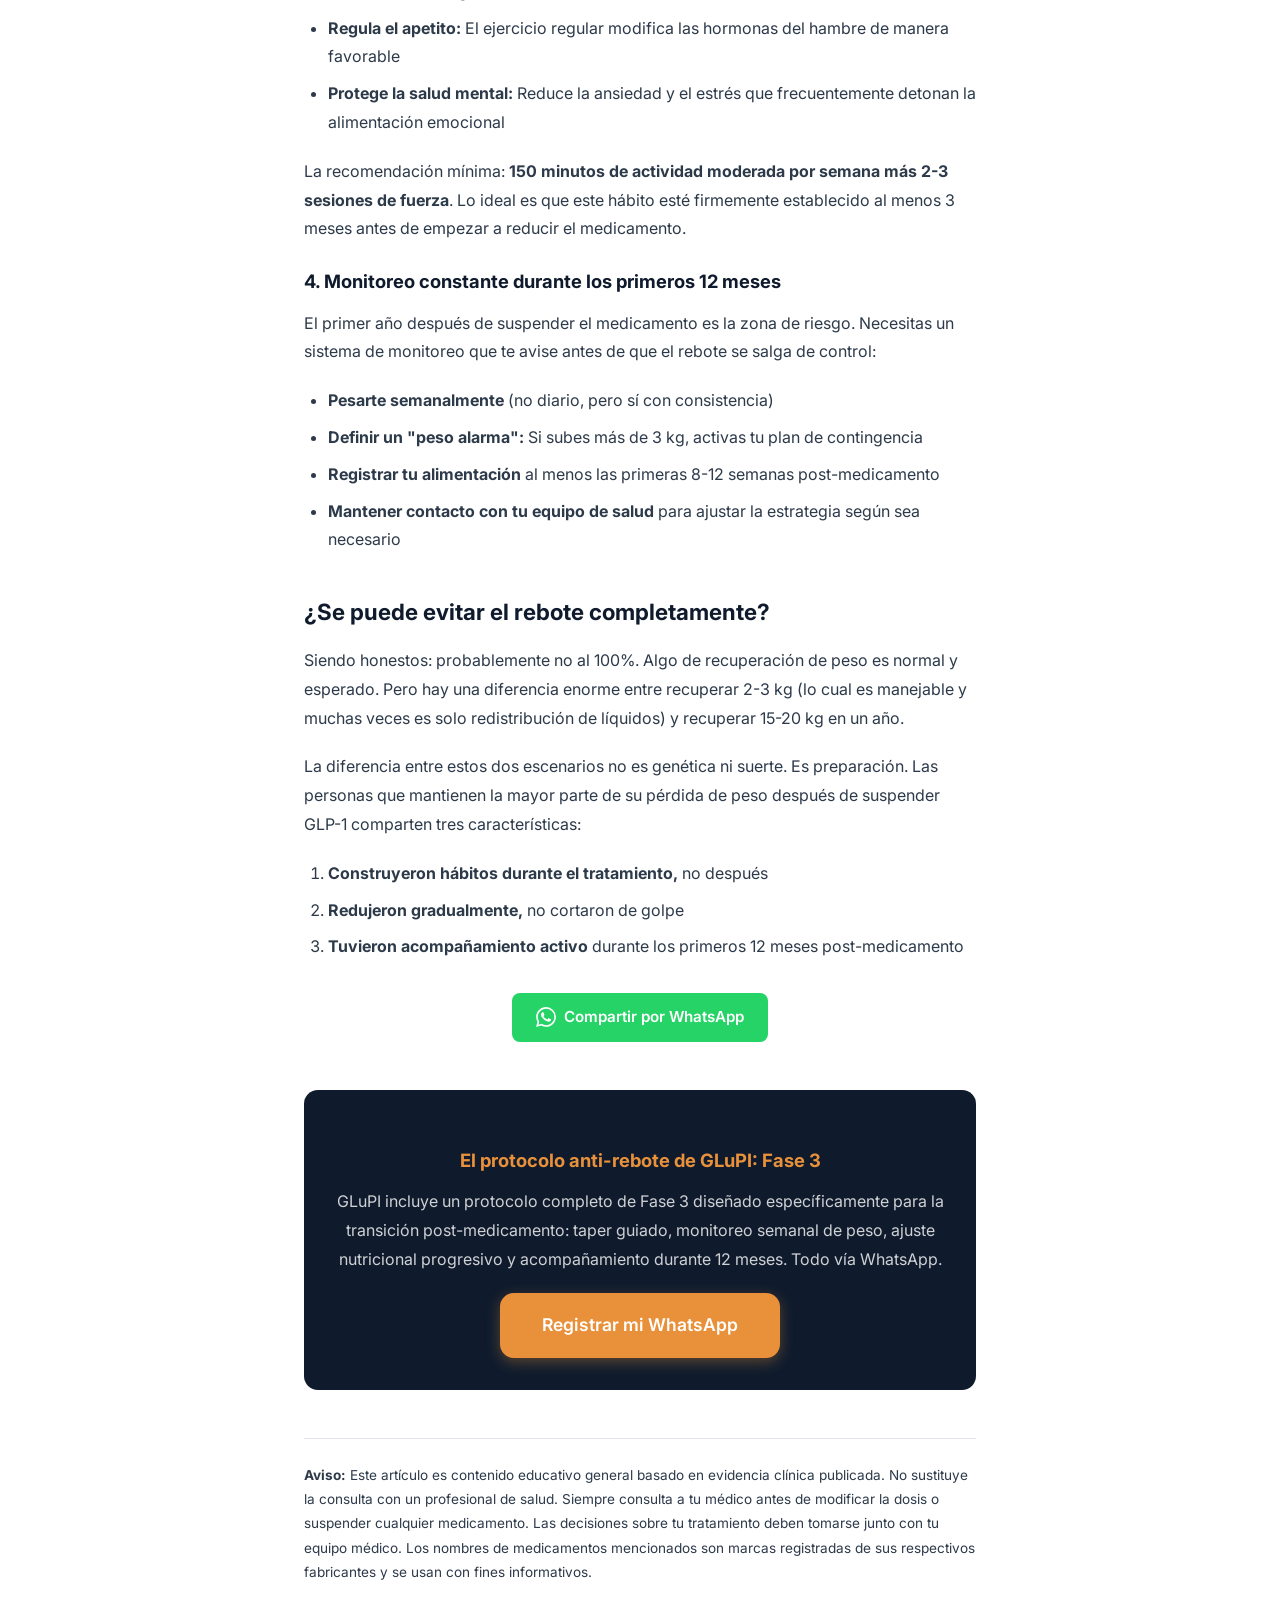
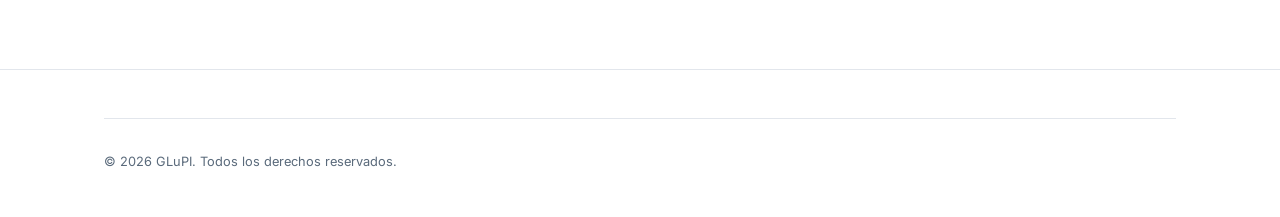
<file: blog/efecto-rebote-glp1.html>
<!DOCTYPE html>
<html lang="es-MX">
<head>
  <meta charset="UTF-8">
  <meta name="viewport" content="width=device-width, initial-scale=1.0">
  <title>Efecto rebote con GLP-1: ¿Qué pasa cuando dejas el medicamento? — GLuPI</title>
  <meta name="description" content="El 67% del peso perdido con semaglutida se recupera en un año al dejar el medicamento. Conoce la ciencia del efecto rebote con GLP-1 y cómo prepararte para evitarlo.">
  <meta name="keywords" content="efecto rebote Ozempic, rebote semaglutida, dejar Ozempic, recuperar peso GLP-1, efecto rebote Mounjaro, qué pasa cuando dejas Ozempic">
  <link rel="canonical" href="https://glupi.com.mx/blog/efecto-rebote-glp1.html">

  <!-- Open Graph -->
  <meta property="og:type" content="article">
  <meta property="og:url" content="https://glupi.com.mx/blog/efecto-rebote-glp1.html">
  <meta property="og:title" content="Efecto rebote con GLP-1: ¿Qué pasa cuando dejas el medicamento?">
  <meta property="og:description" content="El 67% del peso perdido con semaglutida se recupera en un año al dejar el medicamento. Conoce cómo prepararte para evitarlo.">
  <meta property="og:image" content="https://glupi.com.mx/og-image.png">
  <meta property="og:locale" content="es_MX">
  <meta property="og:site_name" content="GLuPI">

  <!-- Twitter / X -->
  <meta name="twitter:card" content="summary_large_image">
  <meta name="twitter:title" content="Efecto rebote con GLP-1: ¿Qué pasa cuando dejas el medicamento?">
  <meta name="twitter:description" content="El 67% del peso perdido con semaglutida se recupera en un año al dejar el medicamento. Conoce cómo prepararte para evitarlo.">
  <meta name="twitter:image" content="https://glupi.com.mx/og-image.png">

  <meta name="theme-color" content="#16a34a">
  <link rel="icon" type="image/svg+xml" href="/favicon.svg">

  <link rel="preconnect" href="https://fonts.googleapis.com">
  <link rel="preconnect" href="https://fonts.gstatic.com" crossorigin>
  <link href="https://fonts.googleapis.com/css2?family=Inter:wght@400;500;600;700&display=swap" rel="stylesheet">
  <link rel="stylesheet" href="../styles.css">
  <style>
    .blog-article { max-width: 720px; margin: 0 auto; padding: 6rem 1.5rem 4rem; }
    .blog-article h1 { font-size: clamp(1.8rem, 4vw, 2.5rem); color: var(--color-navy); line-height: 1.2; margin-bottom: 1rem; }
    .blog-article .meta { color: var(--color-text-muted); font-size: 0.9rem; margin-bottom: 2rem; }
    .blog-article h2 { font-size: 1.4rem; color: var(--color-navy); margin: 2.5rem 0 1rem; }
    .blog-article h3 { font-size: 1.15rem; color: var(--color-navy); margin: 1.5rem 0 0.75rem; }
    .blog-article p { color: var(--color-text); line-height: 1.8; margin-bottom: 1.25rem; }
    .blog-article ul, .blog-article ol { color: var(--color-text); line-height: 1.8; margin-bottom: 1.25rem; padding-left: 1.5rem; }
    .blog-article li { margin-bottom: 0.5rem; }
    .blog-article blockquote { border-left: 3px solid var(--color-amber); padding: 1rem 1.5rem; background: var(--color-amber-light); border-radius: 0 var(--radius-sm) var(--radius-sm) 0; margin: 1.5rem 0; }
    .blog-article blockquote p { margin-bottom: 0; color: var(--color-text); }
    .blog-cta { background: var(--color-navy); color: var(--color-white); padding: 2rem; border-radius: var(--radius); text-align: center; margin: 3rem 0; }
    .blog-cta h3 { color: var(--color-amber); margin-bottom: 0.75rem; }
    .blog-cta p { color: rgba(255,255,255,0.8); margin-bottom: 1.25rem; }
    .blog-disclaimer { font-size: 0.85rem; color: var(--color-text-muted); border-top: 1px solid var(--color-border); padding-top: 1.5rem; margin-top: 3rem; line-height: 1.7; }
    .stat-highlight { background: var(--color-bg); border: 1px solid var(--color-border); border-radius: var(--radius); padding: 1.5rem; text-align: center; margin: 2rem 0; }
    .stat-highlight .number { font-size: 2.5rem; font-weight: 700; color: var(--color-coral); }
    .stat-highlight .label { font-size: 0.95rem; color: var(--color-text-light); margin-top: 0.25rem; }
    .stat-highlight .source { font-size: 0.8rem; color: var(--color-text-muted); margin-top: 0.5rem; }
  </style>

  <!-- Structured Data -->
  <script type="application/ld+json">
  {
    "@context": "https://schema.org",
    "@type": "Article",
    "headline": "Efecto rebote con GLP-1: ¿Qué pasa cuando dejas el medicamento?",
    "description": "El 67% del peso perdido con semaglutida se recupera en un año al dejar el medicamento. Conoce la ciencia del efecto rebote con GLP-1 y cómo prepararte para evitarlo.",
    "url": "https://glupi.com.mx/blog/efecto-rebote-glp1.html",
    "datePublished": "2026-04-06",
    "dateModified": "2026-04-06",
    "publisher": {
      "@type": "Organization",
      "name": "GLuPI",
      "url": "https://glupi.com.mx"
    },
    "mainEntityOfPage": {
      "@type": "WebPage",
      "@id": "https://glupi.com.mx/blog/efecto-rebote-glp1.html"
    },
    "keywords": "efecto rebote Ozempic, rebote semaglutida, dejar Ozempic, recuperar peso GLP-1, efecto rebote Mounjaro, qué pasa cuando dejas Ozempic",
    "inLanguage": "es-MX"
  }
  </script>
</head>
<body>

  <nav class="nav">
    <div class="container nav__inner">
      <a href="../index.html" class="nav__logo">GLuPI</a>
      <ul class="nav__links">
        <li><a href="../index.html">Inicio</a></li>
        <li><a href="./">Blog</a></li>
        <li><a href="../index.html#registro" class="btn btn--primary btn--sm">Acceso anticipado</a></li>
      </ul>
    </div>
  </nav>

  <article class="blog-article">
    <h1>Efecto rebote con GLP-1: ¿Qué pasa cuando dejas el medicamento?</h1>
    <p class="meta">Por Equipo editorial GLuPI &middot; Revisado por profesionales de salud &middot; 6 de abril de 2026 &middot; 8 min de lectura</p>

    <p>Llevas meses con Ozempic, Mounjaro o Saxenda. Has bajado 15, 20, tal vez 25 kilos. Te sientes increíble. Y entonces surge la pregunta que nadie quiere hacerse: <strong>¿qué pasa cuando lo deje?</strong></p>

    <p>La respuesta, según la ciencia, no es la que quisieras escuchar. Pero conocerla es el primer paso para que no te pase a ti.</p>

    <h2>La estadística que hay que conocer</h2>

    <div class="stat-highlight">
      <div class="number">~67%</div>
      <div class="label">del peso perdido con semaglutida se recupera dentro del primer año después de suspender el medicamento</div>
      <div class="source">Estudio STEP 1 extensión — Wilding et al., Diabetes, Obesity and Metabolism, 2022</div>
    </div>

    <p>Así es. El estudio STEP 1 — uno de los ensayos clínicos más importantes sobre semaglutida — incluyó una fase de extensión donde los participantes dejaron de recibir el medicamento después de 68 semanas. ¿El resultado? En promedio, recuperaron dos terceras partes del peso perdido en solo 52 semanas sin tratamiento.</p>

    <p>Y no es solo semaglutida. Datos preliminares con tirzepatida (Mounjaro) y liraglutida (Saxenda) muestran patrones similares: <strong>sin intervención activa, el rebote es la regla, no la excepción.</strong></p>

    <div class="stat-highlight">
      <div class="number">52 semanas</div>
      <div class="label">es el periodo en el que la mayoría del peso se recupera después de suspender el tratamiento</div>
      <div class="source">STEP 1 extensión, 2022</div>
    </div>

    <h2>¿Por qué pasa el rebote? La biología detrás del problema</h2>

    <p>El efecto rebote no es falta de voluntad. Es biología. Cuando entiendes los mecanismos, dejas de culparte y empiezas a prepararte.</p>

    <h3>1. Adaptación metabólica</h3>

    <p>Cuando pierdes una cantidad significativa de peso, tu cuerpo reduce su gasto energético basal. Tu metabolismo literalmente se hace más lento. Un estudio publicado en <em>Obesity</em> demostró que esta adaptación puede persistir durante años después de la pérdida de peso. Tu cuerpo quema menos calorías de las que quemaría alguien de tu mismo peso que nunca tuvo sobrepeso.</p>

    <p>Mientras tomas el medicamento GLP-1, esto importa menos porque tu apetito está suprimido y comes menos de manera natural. Pero al suspenderlo, tu metabolismo sigue siendo lento... y tu apetito ya no tiene freno.</p>

    <h3>2. El regreso del apetito</h3>

    <p>Los GLP-1 funcionan en parte porque actúan directamente en los centros de saciedad del cerebro. Reducen el hambre, disminuyen los antojos y hacen que te sientas satisfecho con menos comida. Cuando suspendes el medicamento, estas señales desaparecen — a veces en cuestión de días.</p>

    <blockquote>
      <p>Muchos pacientes reportan que el hambre que regresa al dejar el medicamento se siente más intensa que antes de empezar el tratamiento. Es como si el cuerpo quisiera "compensar" los meses de restricción.</p>
    </blockquote>

    <h3>3. Cambios hormonales</h3>

    <p>La pérdida de peso altera las hormonas que regulan el hambre y la saciedad. La grelina (la "hormona del hambre") aumenta. La leptina (la "hormona de la saciedad") disminuye. Este desbalance hormonal crea una presión biológica constante para comer más y recuperar el peso perdido. El medicamento GLP-1 contrarresta estos cambios mientras lo tomas, pero al suspenderlo, el desbalance vuelve con fuerza.</p>

    <h2>La línea del tiempo: qué esperar cuando dejas el medicamento</h2>

    <p>No todos experimentan el rebote de la misma manera, pero la ciencia nos da un patrón general bastante consistente.</p>

    <h3>Semanas 1-4: la falsa calma</h3>

    <p>Las primeras semanas después de suspender pueden sentirse sorprendentemente normales. El medicamento tarda en salir completamente de tu sistema (la vida media de semaglutida es de aproximadamente una semana). Muchas personas piensan "esto no va a ser tan difícil" — pero es solo la inercia del medicamento.</p>

    <ul>
      <li>El apetito comienza a regresar gradualmente</li>
      <li>Los antojos por alimentos altos en calorías reaparecen</li>
      <li>La sensación de saciedad rápida desaparece</li>
      <li>Es posible subir entre 1 y 2 kg (gran parte es retención de líquidos)</li>
    </ul>

    <h3>Meses 2-3: la ventana crítica</h3>

    <p>Aquí es donde la mayoría de las personas empiezan a perder el control. El hambre ya está completamente de vuelta, los hábitos alimenticios del medicamento (porciones pequeñas, sin antojos) se desvanecen, y la báscula empieza a subir de manera más evidente.</p>

    <ul>
      <li>Recuperación de 3-5 kg en promedio</li>
      <li>Aumento notable en el tamaño de las porciones</li>
      <li>Regreso de patrones de alimentación emocional</li>
      <li>Frustración y desmotivación que pueden acelerar el rebote</li>
    </ul>

    <h3>Meses 4-12: la recuperación progresiva</h3>

    <p>Sin intervención, el peso sigue subiendo de manera constante. Los datos del STEP 1 muestran que la curva de recuperación es casi lineal durante este periodo. Para el mes 12, la mayoría de los participantes habían recuperado entre el 60% y el 70% del peso perdido.</p>

    <div class="stat-highlight">
      <div class="number">2/3</div>
      <div class="label">de cada tres kilos perdidos se recuperan sin un protocolo activo de mantenimiento</div>
      <div class="source">STEP 1 extensión, 2022</div>
    </div>

    <p>Lo más preocupante: parte del peso recuperado tiende a ser grasa, especialmente grasa visceral, incluso si antes habías perdido una proporción de músculo. Es decir, tu composición corporal puede terminar peor que antes del tratamiento.</p>

    <h2>Cómo preparar un protocolo anti-rebote: lo que sí funciona</h2>

    <p>La buena noticia es que el rebote no es inevitable. Pero requiere preparación, no improvisación. Estos son los pilares respaldados por evidencia.</p>

    <h3>1. Reducción gradual, no corte abrupto</h3>

    <p>La evidencia emergente sugiere que una reducción gradual de la dosis (taper) puede ser más efectiva que suspender el medicamento de golpe. El principio es simple: darle a tu cuerpo tiempo para readaptarse a funcionar sin el GLP-1 exógeno.</p>

    <ul>
      <li><strong>Reducir la dosis en pasos</strong> durante 2-3 meses antes de suspender completamente</li>
      <li><strong>Monitorear el apetito y el peso</strong> en cada paso de reducción</li>
      <li><strong>Ajustar la velocidad de reducción</strong> según tu respuesta individual</li>
      <li><strong>Siempre bajo supervisión médica:</strong> nunca ajustes la dosis por tu cuenta</li>
    </ul>

    <blockquote>
      <p>Piensa en el taper como aterrizar un avión: quieres descender gradualmente, no lanzarte en picada. Cada escalón de reducción le da a tu cuerpo tiempo para recalibrar sus señales de hambre.</p>
    </blockquote>

    <h3>2. Construir la base nutricional ANTES de suspender</h3>

    <p>El error más común es esperar a dejar el medicamento para "empezar a cuidarte". Para entonces, ya es tarde. La base nutricional se construye durante el tratamiento, no después.</p>

    <ul>
      <li><strong>Proteína alta (1.2-1.4 g/kg/día):</strong> Mantiene la masa muscular y aumenta la saciedad natural</li>
      <li><strong>Fibra abundante:</strong> 25-30 gramos diarios de verduras, legumbres y frutas con cáscara — ayuda a mantener la saciedad sin el medicamento</li>
      <li><strong>Porciones calibradas:</strong> Aprende a medir tus porciones durante el tratamiento, cuando es más fácil. Que se vuelva automático antes de que el hambre regrese</li>
      <li><strong>Horarios regulares:</strong> Comer a las mismas horas entrena a tu cuerpo a esperar comida en momentos predecibles, reduciendo los picos de hambre</li>
    </ul>

    <h3>3. Ejercicio como medicina anti-rebote</h3>

    <p>El ejercicio regular — especialmente el entrenamiento de fuerza — es probablemente la herramienta más poderosa contra el rebote, y por varias razones:</p>

    <ul>
      <li><strong>Mantiene la masa muscular:</strong> Más músculo = más calorías quemadas en reposo = menos adaptación metabólica</li>
      <li><strong>Mejora la sensibilidad a la insulina:</strong> Tu cuerpo maneja mejor los carbohidratos y almacena menos grasa</li>
      <li><strong>Regula el apetito:</strong> El ejercicio regular modifica las hormonas del hambre de manera favorable</li>
      <li><strong>Protege la salud mental:</strong> Reduce la ansiedad y el estrés que frecuentemente detonan la alimentación emocional</li>
    </ul>

    <p>La recomendación mínima: <strong>150 minutos de actividad moderada por semana más 2-3 sesiones de fuerza</strong>. Lo ideal es que este hábito esté firmemente establecido al menos 3 meses antes de empezar a reducir el medicamento.</p>

    <h3>4. Monitoreo constante durante los primeros 12 meses</h3>

    <p>El primer año después de suspender el medicamento es la zona de riesgo. Necesitas un sistema de monitoreo que te avise antes de que el rebote se salga de control:</p>

    <ul>
      <li><strong>Pesarte semanalmente</strong> (no diario, pero sí con consistencia)</li>
      <li><strong>Definir un "peso alarma":</strong> Si subes más de 3 kg, activas tu plan de contingencia</li>
      <li><strong>Registrar tu alimentación</strong> al menos las primeras 8-12 semanas post-medicamento</li>
      <li><strong>Mantener contacto con tu equipo de salud</strong> para ajustar la estrategia según sea necesario</li>
    </ul>

    <h2>¿Se puede evitar el rebote completamente?</h2>

    <p>Siendo honestos: probablemente no al 100%. Algo de recuperación de peso es normal y esperado. Pero hay una diferencia enorme entre recuperar 2-3 kg (lo cual es manejable y muchas veces es solo redistribución de líquidos) y recuperar 15-20 kg en un año.</p>

    <p>La diferencia entre estos dos escenarios no es genética ni suerte. Es preparación. Las personas que mantienen la mayor parte de su pérdida de peso después de suspender GLP-1 comparten tres características:</p>

    <ol>
      <li><strong>Construyeron hábitos durante el tratamiento,</strong> no después</li>
      <li><strong>Redujeron gradualmente,</strong> no cortaron de golpe</li>
      <li><strong>Tuvieron acompañamiento activo</strong> durante los primeros 12 meses post-medicamento</li>
    </ol>

    <div style="text-align: center; margin: 2rem 0;">
      <a href="https://api.whatsapp.com/send?text=Efecto%20rebote%20con%20GLP-1%3A%20%C2%BFQu%C3%A9%20pasa%20cuando%20dejas%20el%20medicamento%3F%20https%3A%2F%2Fglupi.com.mx%2Fblog%2Fefecto-rebote-glp1.html" target="_blank" rel="noopener" style="display: inline-flex; align-items: center; gap: 0.5rem; background: #25D366; color: #fff; font-weight: 600; padding: 0.75rem 1.5rem; border-radius: 8px; text-decoration: none; font-size: 0.95rem; transition: background 0.2s;" onmouseover="this.style.background='#1DA851'" onmouseout="this.style.background='#25D366'">
        <svg width="20" height="20" viewBox="0 0 24 24" fill="white"><path d="M17.472 14.382c-.297-.149-1.758-.867-2.03-.967-.273-.099-.471-.148-.67.15-.197.297-.767.966-.94 1.164-.173.199-.347.223-.644.075-.297-.15-1.255-.463-2.39-1.475-.883-.788-1.48-1.761-1.653-2.059-.173-.297-.018-.458.13-.606.134-.133.298-.347.446-.52.149-.174.198-.298.298-.497.099-.198.05-.371-.025-.52-.075-.149-.669-1.612-.916-2.207-.242-.579-.487-.5-.669-.51-.173-.008-.371-.01-.57-.01-.198 0-.52.074-.792.372-.272.297-1.04 1.016-1.04 2.479 0 1.462 1.065 2.875 1.213 3.074.149.198 2.096 3.2 5.077 4.487.709.306 1.262.489 1.694.625.712.227 1.36.195 1.871.118.571-.085 1.758-.719 2.006-1.413.248-.694.248-1.289.173-1.413-.074-.124-.272-.198-.57-.347m-5.421 7.403h-.004a9.87 9.87 0 01-5.031-1.378l-.361-.214-3.741.982.998-3.648-.235-.374a9.86 9.86 0 01-1.51-5.26c.001-5.45 4.436-9.884 9.888-9.884 2.64 0 5.122 1.03 6.988 2.898a9.825 9.825 0 012.893 6.994c-.003 5.45-4.437 9.884-9.885 9.884m8.413-18.297A11.815 11.815 0 0012.05 0C5.495 0 .16 5.335.157 11.892c0 2.096.547 4.142 1.588 5.945L.057 24l6.305-1.654a11.882 11.882 0 005.683 1.448h.005c6.554 0 11.89-5.335 11.893-11.893a11.821 11.821 0 00-3.48-8.413z"/></svg>
        Compartir por WhatsApp
      </a>
    </div>

    <div class="blog-cta">
      <h3>El protocolo anti-rebote de GLuPI: Fase 3</h3>
      <p>GLuPI incluye un protocolo completo de Fase 3 diseñado específicamente para la transición post-medicamento: taper guiado, monitoreo semanal de peso, ajuste nutricional progresivo y acompañamiento durante 12 meses. Todo vía WhatsApp.</p>
      <a href="../index.html#registro" class="btn btn--primary btn--lg">Registrar mi WhatsApp</a>
    </div>

    <div class="blog-disclaimer">
      <p><strong>Aviso:</strong> Este artículo es contenido educativo general basado en evidencia clínica publicada. No sustituye la consulta con un profesional de salud. Siempre consulta a tu médico antes de modificar la dosis o suspender cualquier medicamento. Las decisiones sobre tu tratamiento deben tomarse junto con tu equipo médico. Los nombres de medicamentos mencionados son marcas registradas de sus respectivos fabricantes y se usan con fines informativos.</p>
    </div>
  </article>

  <footer class="footer">
    <div class="container">
      <div class="footer__legal">
        <p>&copy; 2026 GLuPI. Todos los derechos reservados.</p>
      </div>
    </div>
  </footer>

</body>
</html>
</file>
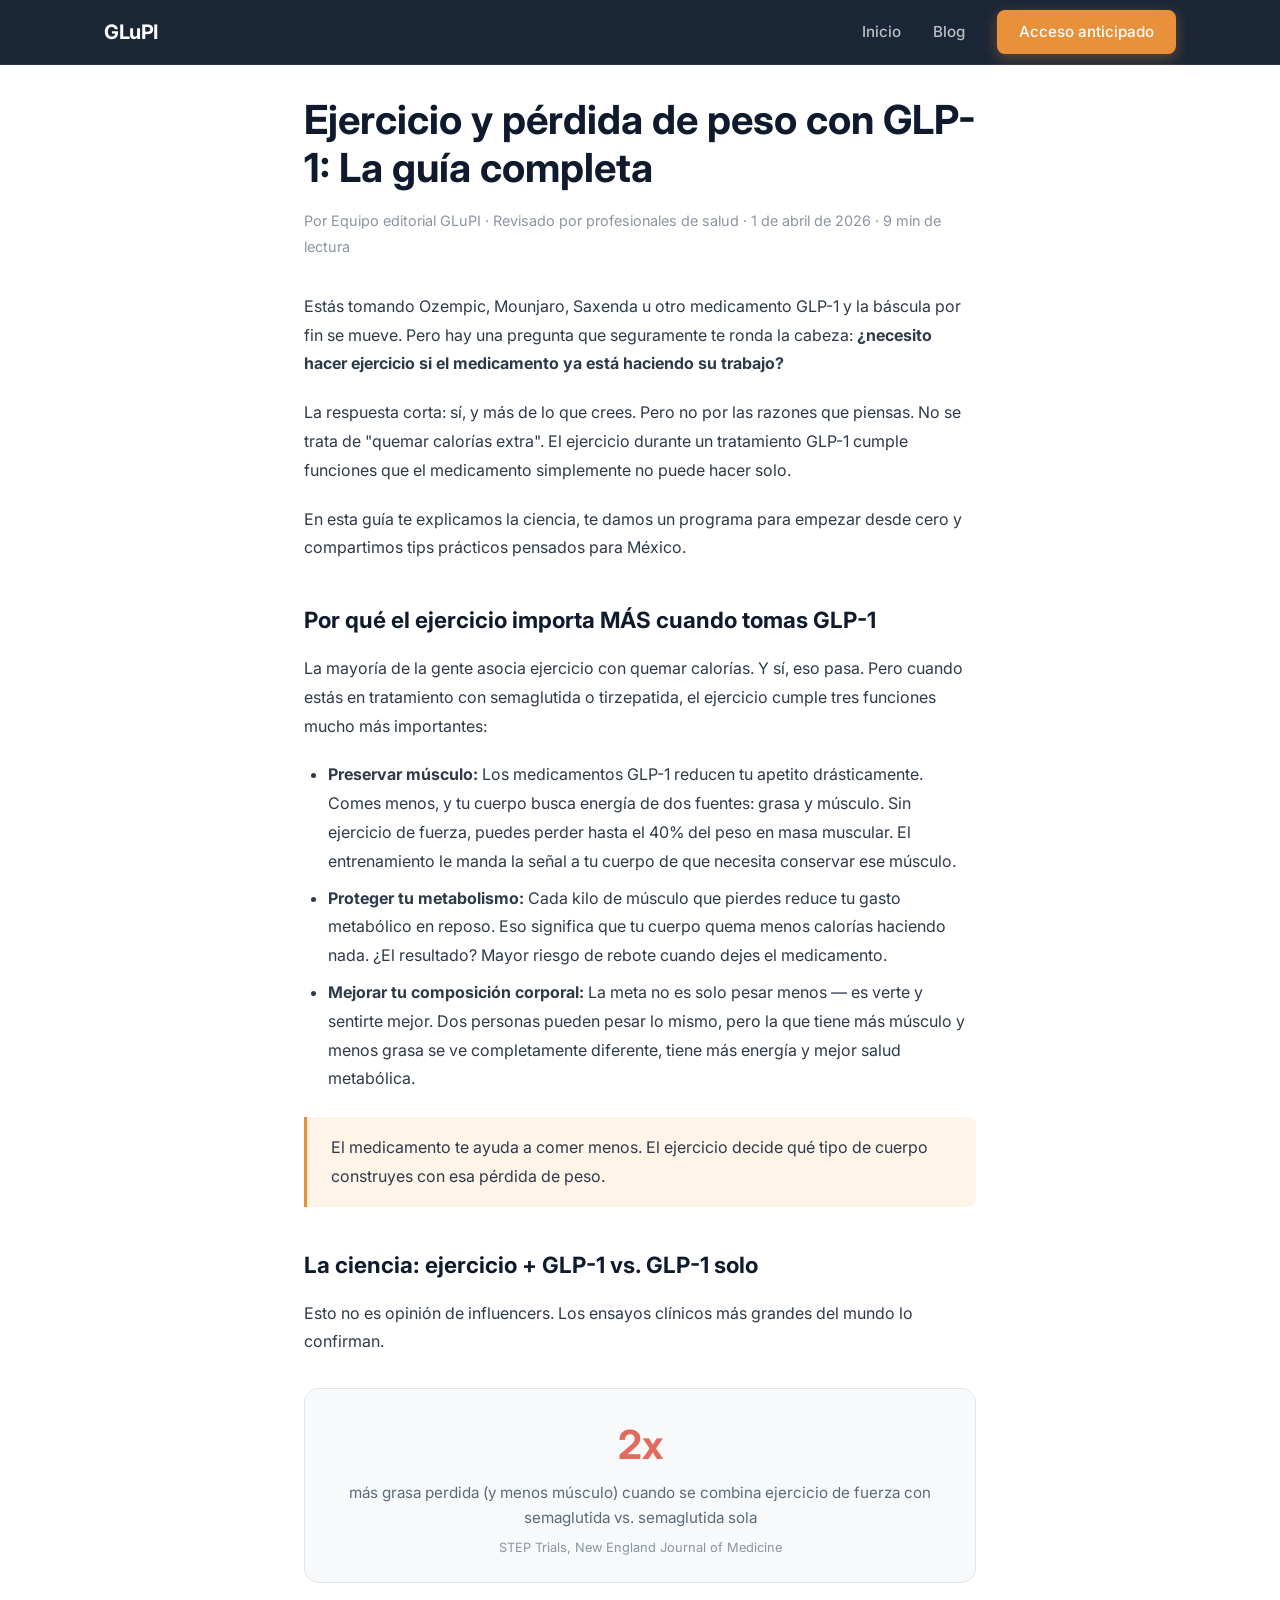
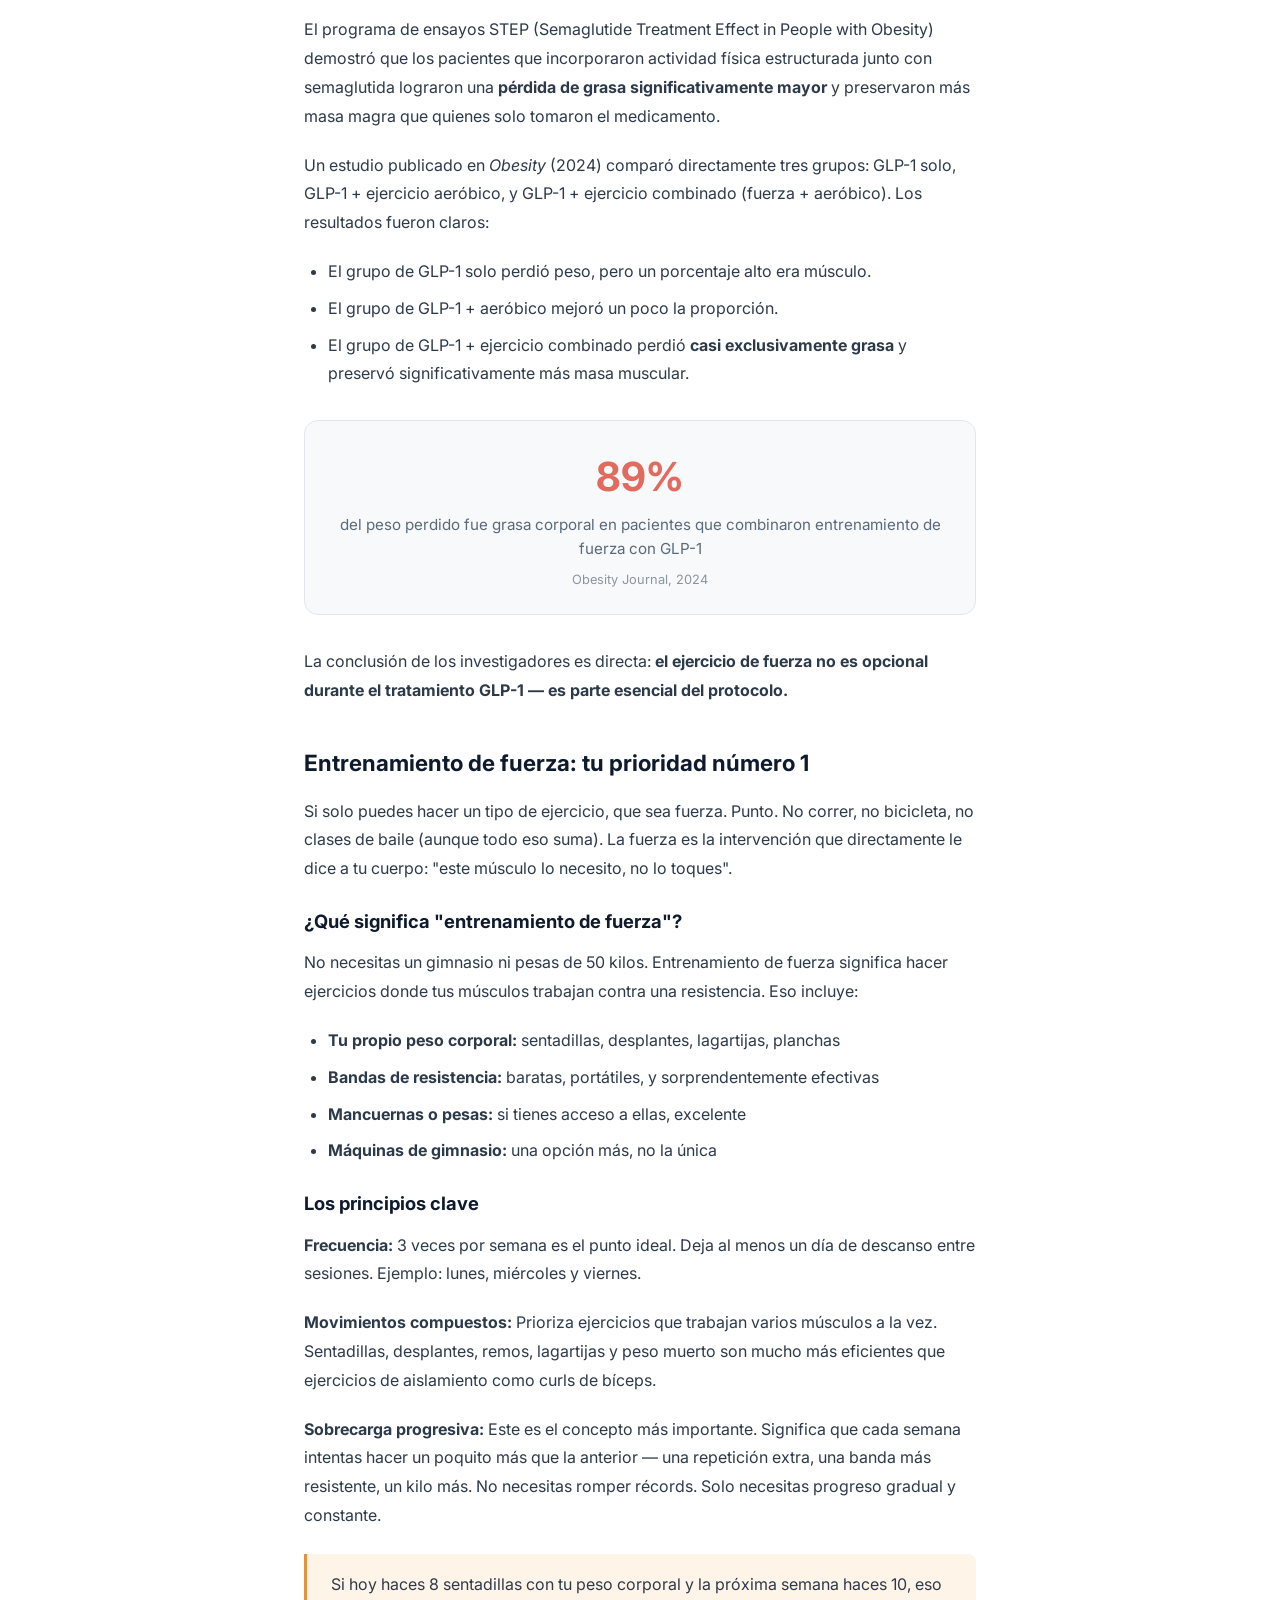
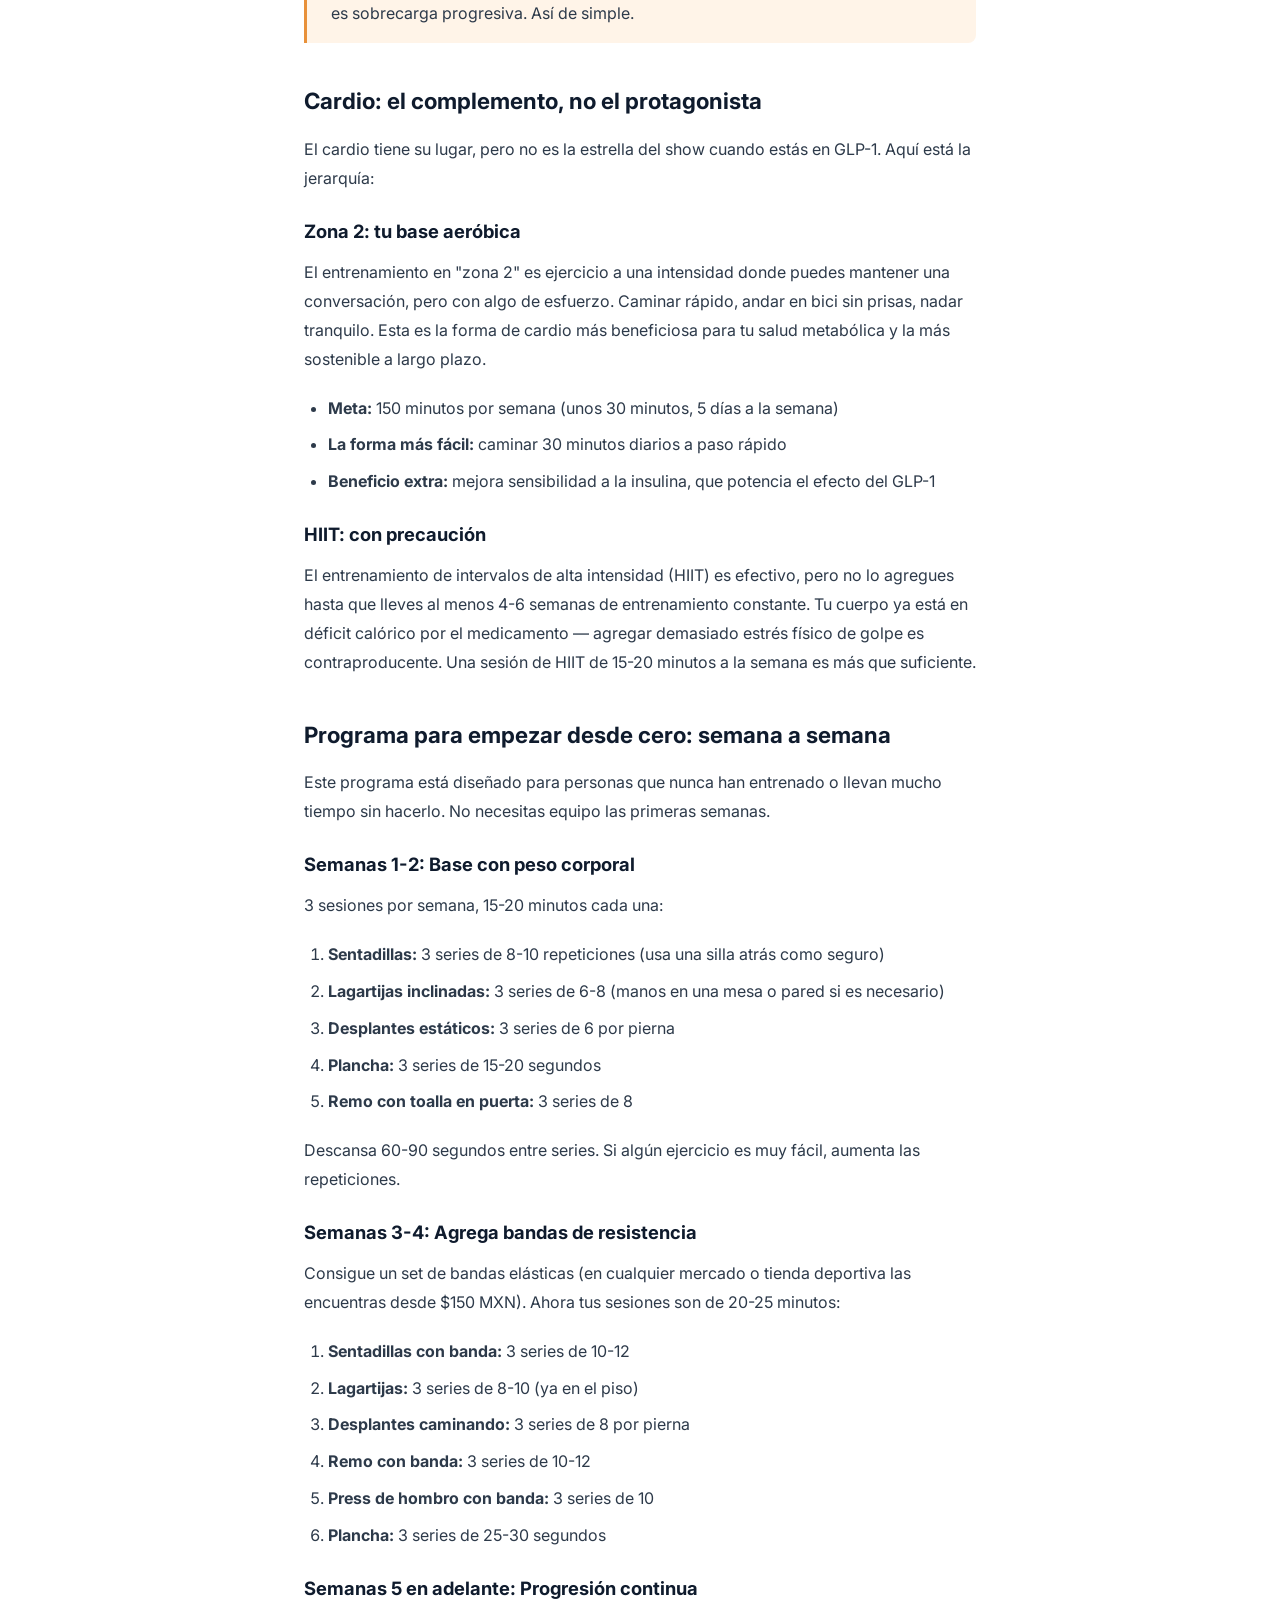
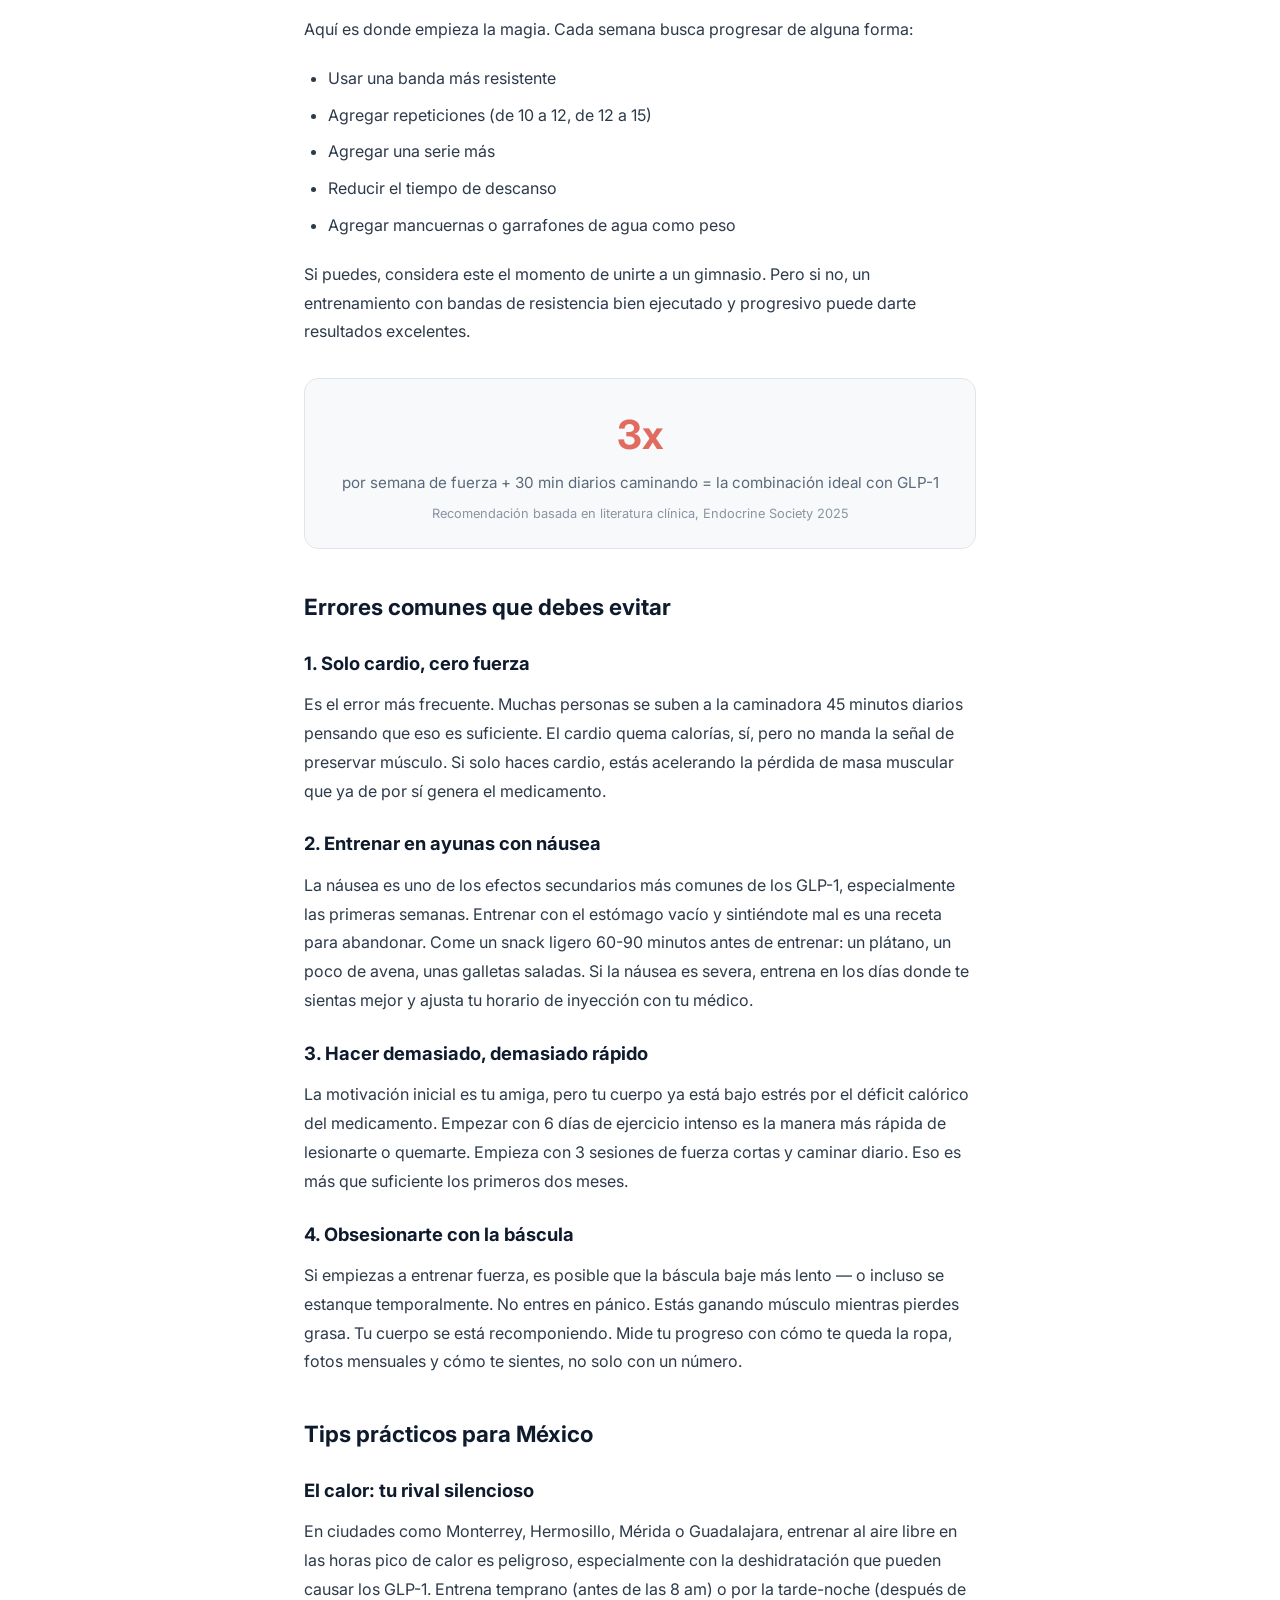
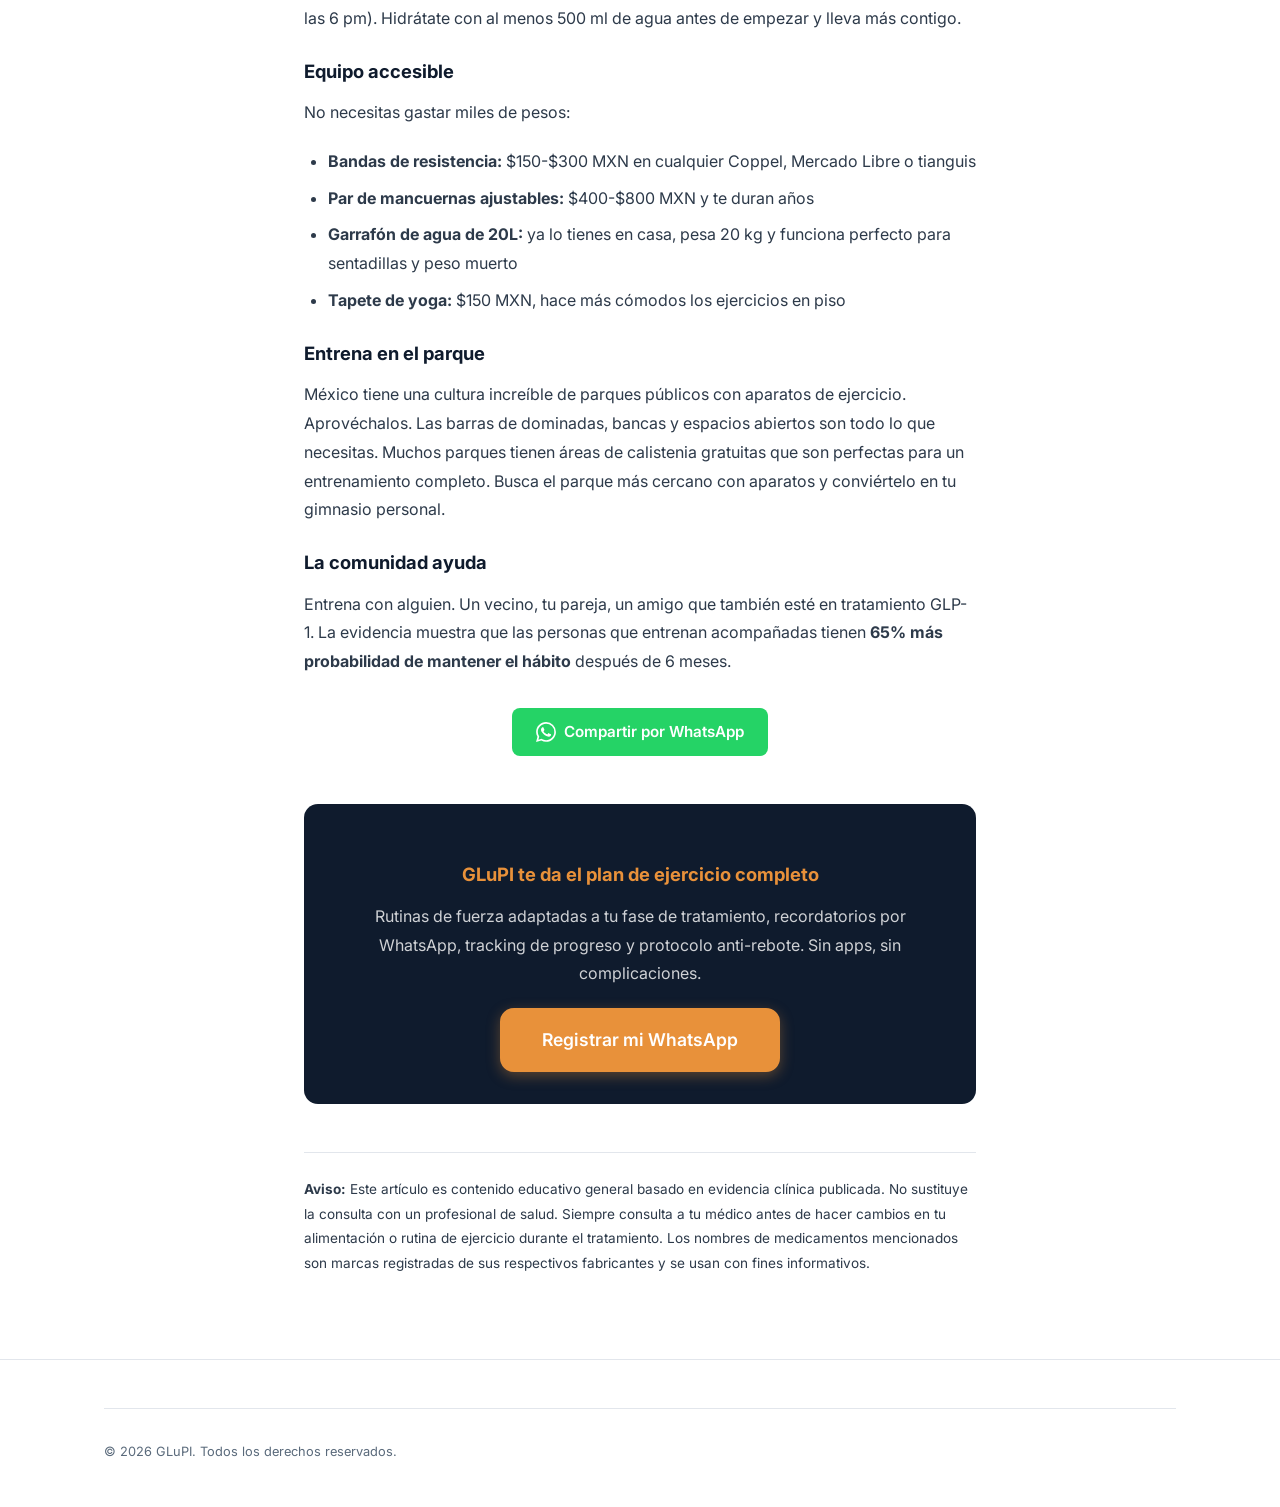
<file: blog/ejercicio-perdida-peso-glp1.html>
<!DOCTYPE html>
<html lang="es-MX">
<head>
  <meta charset="UTF-8">
  <meta name="viewport" content="width=device-width, initial-scale=1.0">
  <title>Ejercicio y pérdida de peso con GLP-1: La guía completa — GLuPI</title>
  <meta name="description" content="Descubre por qué el ejercicio es esencial durante tu tratamiento con Ozempic, Mounjaro o Saxenda. Guía completa con programa semanal, ciencia y tips prácticos para México.">
  <meta name="keywords" content="ejercicio con Ozempic, ejercicio GLP-1, entrenamiento semaglutida, ejercicio Mounjaro, fuerza Ozempic, perder grasa GLP-1">
  <link rel="canonical" href="https://glupi.com.mx/blog/ejercicio-perdida-peso-glp1.html">

  <!-- Open Graph -->
  <meta property="og:type" content="article">
  <meta property="og:url" content="https://glupi.com.mx/blog/ejercicio-perdida-peso-glp1.html">
  <meta property="og:title" content="Ejercicio y pérdida de peso con GLP-1: La guía completa">
  <meta property="og:description" content="Por qué el ejercicio importa MÁS cuando tomas GLP-1, y cómo empezar aunque nunca hayas entrenado. Programa semanal incluido.">
  <meta property="og:image" content="https://glupi.com.mx/og-image.png">
  <meta property="og:locale" content="es_MX">
  <meta property="og:site_name" content="GLuPI">

  <!-- Twitter / X -->
  <meta name="twitter:card" content="summary_large_image">
  <meta name="twitter:title" content="Ejercicio y pérdida de peso con GLP-1: La guía completa">
  <meta name="twitter:description" content="Por qué el ejercicio importa MÁS cuando tomas GLP-1, y cómo empezar aunque nunca hayas entrenado. Programa semanal incluido.">
  <meta name="twitter:image" content="https://glupi.com.mx/og-image.png">

  <meta name="theme-color" content="#16a34a">
  <link rel="icon" type="image/svg+xml" href="/favicon.svg">

  <link rel="preconnect" href="https://fonts.googleapis.com">
  <link rel="preconnect" href="https://fonts.gstatic.com" crossorigin>
  <link href="https://fonts.googleapis.com/css2?family=Inter:wght@400;500;600;700&display=swap" rel="stylesheet">
  <link rel="stylesheet" href="../styles.css">
  <style>
    .blog-article { max-width: 720px; margin: 0 auto; padding: 6rem 1.5rem 4rem; }
    .blog-article h1 { font-size: clamp(1.8rem, 4vw, 2.5rem); color: var(--color-navy); line-height: 1.2; margin-bottom: 1rem; }
    .blog-article .meta { color: var(--color-text-muted); font-size: 0.9rem; margin-bottom: 2rem; }
    .blog-article h2 { font-size: 1.4rem; color: var(--color-navy); margin: 2.5rem 0 1rem; }
    .blog-article h3 { font-size: 1.15rem; color: var(--color-navy); margin: 1.5rem 0 0.75rem; }
    .blog-article p { color: var(--color-text); line-height: 1.8; margin-bottom: 1.25rem; }
    .blog-article ul, .blog-article ol { color: var(--color-text); line-height: 1.8; margin-bottom: 1.25rem; padding-left: 1.5rem; }
    .blog-article li { margin-bottom: 0.5rem; }
    .blog-article blockquote { border-left: 3px solid var(--color-amber); padding: 1rem 1.5rem; background: var(--color-amber-light); border-radius: 0 var(--radius-sm) var(--radius-sm) 0; margin: 1.5rem 0; }
    .blog-article blockquote p { margin-bottom: 0; color: var(--color-text); }
    .blog-cta { background: var(--color-navy); color: var(--color-white); padding: 2rem; border-radius: var(--radius); text-align: center; margin: 3rem 0; }
    .blog-cta h3 { color: var(--color-amber); margin-bottom: 0.75rem; }
    .blog-cta p { color: rgba(255,255,255,0.8); margin-bottom: 1.25rem; }
    .blog-disclaimer { font-size: 0.85rem; color: var(--color-text-muted); border-top: 1px solid var(--color-border); padding-top: 1.5rem; margin-top: 3rem; line-height: 1.7; }
    .stat-highlight { background: var(--color-bg); border: 1px solid var(--color-border); border-radius: var(--radius); padding: 1.5rem; text-align: center; margin: 2rem 0; }
    .stat-highlight .number { font-size: 2.5rem; font-weight: 700; color: var(--color-coral); }
    .stat-highlight .label { font-size: 0.95rem; color: var(--color-text-light); margin-top: 0.25rem; }
    .stat-highlight .source { font-size: 0.8rem; color: var(--color-text-muted); margin-top: 0.5rem; }
  </style>

  <!-- Structured Data -->
  <script type="application/ld+json">
  {
    "@context": "https://schema.org",
    "@type": "Article",
    "headline": "Ejercicio y pérdida de peso con GLP-1: La guía completa",
    "description": "Descubre por qué el ejercicio es esencial durante tu tratamiento con Ozempic, Mounjaro o Saxenda. Guía completa con programa semanal, ciencia y tips prácticos para México.",
    "url": "https://glupi.com.mx/blog/ejercicio-perdida-peso-glp1.html",
    "datePublished": "2026-04-06",
    "dateModified": "2026-04-06",
    "author": {
      "@type": "Organization",
      "name": "GLuPI",
      "url": "https://glupi.com.mx"
    },
    "publisher": {
      "@type": "Organization",
      "name": "GLuPI",
      "url": "https://glupi.com.mx",
      "logo": {
        "@type": "ImageObject",
        "url": "https://glupi.com.mx/og-image.png"
      }
    },
    "image": "https://glupi.com.mx/og-image.png",
    "mainEntityOfPage": {
      "@type": "WebPage",
      "@id": "https://glupi.com.mx/blog/ejercicio-perdida-peso-glp1.html"
    },
    "keywords": "ejercicio con Ozempic, ejercicio GLP-1, entrenamiento semaglutida, ejercicio Mounjaro, fuerza Ozempic, perder grasa GLP-1",
    "inLanguage": "es-MX"
  }
  </script>
</head>
<body>

  <nav class="nav">
    <div class="container nav__inner">
      <a href="../index.html" class="nav__logo">GLuPI</a>
      <ul class="nav__links">
        <li><a href="../index.html">Inicio</a></li>
        <li><a href="./">Blog</a></li>
        <li><a href="../index.html#registro" class="btn btn--primary btn--sm">Acceso anticipado</a></li>
      </ul>
    </div>
  </nav>

  <article class="blog-article">
    <h1>Ejercicio y pérdida de peso con GLP-1: La guía completa</h1>
    <p class="meta">Por Equipo editorial GLuPI &middot; Revisado por profesionales de salud &middot; 1 de abril de 2026 &middot; 9 min de lectura</p>

    <p>Estás tomando Ozempic, Mounjaro, Saxenda u otro medicamento GLP-1 y la báscula por fin se mueve. Pero hay una pregunta que seguramente te ronda la cabeza: <strong>¿necesito hacer ejercicio si el medicamento ya está haciendo su trabajo?</strong></p>

    <p>La respuesta corta: sí, y más de lo que crees. Pero no por las razones que piensas. No se trata de "quemar calorías extra". El ejercicio durante un tratamiento GLP-1 cumple funciones que el medicamento simplemente no puede hacer solo.</p>

    <p>En esta guía te explicamos la ciencia, te damos un programa para empezar desde cero y compartimos tips prácticos pensados para México.</p>

    <h2>Por qué el ejercicio importa MÁS cuando tomas GLP-1</h2>

    <p>La mayoría de la gente asocia ejercicio con quemar calorías. Y sí, eso pasa. Pero cuando estás en tratamiento con semaglutida o tirzepatida, el ejercicio cumple tres funciones mucho más importantes:</p>

    <ul>
      <li><strong>Preservar músculo:</strong> Los medicamentos GLP-1 reducen tu apetito drásticamente. Comes menos, y tu cuerpo busca energía de dos fuentes: grasa y músculo. Sin ejercicio de fuerza, puedes perder hasta el 40% del peso en masa muscular. El entrenamiento le manda la señal a tu cuerpo de que necesita conservar ese músculo.</li>
      <li><strong>Proteger tu metabolismo:</strong> Cada kilo de músculo que pierdes reduce tu gasto metabólico en reposo. Eso significa que tu cuerpo quema menos calorías haciendo nada. ¿El resultado? Mayor riesgo de rebote cuando dejes el medicamento.</li>
      <li><strong>Mejorar tu composición corporal:</strong> La meta no es solo pesar menos — es verte y sentirte mejor. Dos personas pueden pesar lo mismo, pero la que tiene más músculo y menos grasa se ve completamente diferente, tiene más energía y mejor salud metabólica.</li>
    </ul>

    <blockquote>
      <p>El medicamento te ayuda a comer menos. El ejercicio decide qué tipo de cuerpo construyes con esa pérdida de peso.</p>
    </blockquote>

    <h2>La ciencia: ejercicio + GLP-1 vs. GLP-1 solo</h2>

    <p>Esto no es opinión de influencers. Los ensayos clínicos más grandes del mundo lo confirman.</p>

    <div class="stat-highlight">
      <div class="number">2x</div>
      <div class="label">más grasa perdida (y menos músculo) cuando se combina ejercicio de fuerza con semaglutida vs. semaglutida sola</div>
      <div class="source">STEP Trials, New England Journal of Medicine</div>
    </div>

    <p>El programa de ensayos STEP (Semaglutide Treatment Effect in People with Obesity) demostró que los pacientes que incorporaron actividad física estructurada junto con semaglutida lograron una <strong>pérdida de grasa significativamente mayor</strong> y preservaron más masa magra que quienes solo tomaron el medicamento.</p>

    <p>Un estudio publicado en <em>Obesity</em> (2024) comparó directamente tres grupos: GLP-1 solo, GLP-1 + ejercicio aeróbico, y GLP-1 + ejercicio combinado (fuerza + aeróbico). Los resultados fueron claros:</p>

    <ul>
      <li>El grupo de GLP-1 solo perdió peso, pero un porcentaje alto era músculo.</li>
      <li>El grupo de GLP-1 + aeróbico mejoró un poco la proporción.</li>
      <li>El grupo de GLP-1 + ejercicio combinado perdió <strong>casi exclusivamente grasa</strong> y preservó significativamente más masa muscular.</li>
    </ul>

    <div class="stat-highlight">
      <div class="number">89%</div>
      <div class="label">del peso perdido fue grasa corporal en pacientes que combinaron entrenamiento de fuerza con GLP-1</div>
      <div class="source">Obesity Journal, 2024</div>
    </div>

    <p>La conclusión de los investigadores es directa: <strong>el ejercicio de fuerza no es opcional durante el tratamiento GLP-1 — es parte esencial del protocolo.</strong></p>

    <h2>Entrenamiento de fuerza: tu prioridad número 1</h2>

    <p>Si solo puedes hacer un tipo de ejercicio, que sea fuerza. Punto. No correr, no bicicleta, no clases de baile (aunque todo eso suma). La fuerza es la intervención que directamente le dice a tu cuerpo: "este músculo lo necesito, no lo toques".</p>

    <h3>¿Qué significa "entrenamiento de fuerza"?</h3>

    <p>No necesitas un gimnasio ni pesas de 50 kilos. Entrenamiento de fuerza significa hacer ejercicios donde tus músculos trabajan contra una resistencia. Eso incluye:</p>

    <ul>
      <li><strong>Tu propio peso corporal:</strong> sentadillas, desplantes, lagartijas, planchas</li>
      <li><strong>Bandas de resistencia:</strong> baratas, portátiles, y sorprendentemente efectivas</li>
      <li><strong>Mancuernas o pesas:</strong> si tienes acceso a ellas, excelente</li>
      <li><strong>Máquinas de gimnasio:</strong> una opción más, no la única</li>
    </ul>

    <h3>Los principios clave</h3>

    <p><strong>Frecuencia:</strong> 3 veces por semana es el punto ideal. Deja al menos un día de descanso entre sesiones. Ejemplo: lunes, miércoles y viernes.</p>

    <p><strong>Movimientos compuestos:</strong> Prioriza ejercicios que trabajan varios músculos a la vez. Sentadillas, desplantes, remos, lagartijas y peso muerto son mucho más eficientes que ejercicios de aislamiento como curls de bíceps.</p>

    <p><strong>Sobrecarga progresiva:</strong> Este es el concepto más importante. Significa que cada semana intentas hacer un poquito más que la anterior — una repetición extra, una banda más resistente, un kilo más. No necesitas romper récords. Solo necesitas progreso gradual y constante.</p>

    <blockquote>
      <p>Si hoy haces 8 sentadillas con tu peso corporal y la próxima semana haces 10, eso es sobrecarga progresiva. Así de simple.</p>
    </blockquote>

    <h2>Cardio: el complemento, no el protagonista</h2>

    <p>El cardio tiene su lugar, pero no es la estrella del show cuando estás en GLP-1. Aquí está la jerarquía:</p>

    <h3>Zona 2: tu base aeróbica</h3>

    <p>El entrenamiento en "zona 2" es ejercicio a una intensidad donde puedes mantener una conversación, pero con algo de esfuerzo. Caminar rápido, andar en bici sin prisas, nadar tranquilo. Esta es la forma de cardio más beneficiosa para tu salud metabólica y la más sostenible a largo plazo.</p>

    <ul>
      <li><strong>Meta:</strong> 150 minutos por semana (unos 30 minutos, 5 días a la semana)</li>
      <li><strong>La forma más fácil:</strong> caminar 30 minutos diarios a paso rápido</li>
      <li><strong>Beneficio extra:</strong> mejora sensibilidad a la insulina, que potencia el efecto del GLP-1</li>
    </ul>

    <h3>HIIT: con precaución</h3>

    <p>El entrenamiento de intervalos de alta intensidad (HIIT) es efectivo, pero no lo agregues hasta que lleves al menos 4-6 semanas de entrenamiento constante. Tu cuerpo ya está en déficit calórico por el medicamento — agregar demasiado estrés físico de golpe es contraproducente. Una sesión de HIIT de 15-20 minutos a la semana es más que suficiente.</p>

    <h2>Programa para empezar desde cero: semana a semana</h2>

    <p>Este programa está diseñado para personas que nunca han entrenado o llevan mucho tiempo sin hacerlo. No necesitas equipo las primeras semanas.</p>

    <h3>Semanas 1-2: Base con peso corporal</h3>

    <p>3 sesiones por semana, 15-20 minutos cada una:</p>

    <ol>
      <li><strong>Sentadillas:</strong> 3 series de 8-10 repeticiones (usa una silla atrás como seguro)</li>
      <li><strong>Lagartijas inclinadas:</strong> 3 series de 6-8 (manos en una mesa o pared si es necesario)</li>
      <li><strong>Desplantes estáticos:</strong> 3 series de 6 por pierna</li>
      <li><strong>Plancha:</strong> 3 series de 15-20 segundos</li>
      <li><strong>Remo con toalla en puerta:</strong> 3 series de 8</li>
    </ol>

    <p>Descansa 60-90 segundos entre series. Si algún ejercicio es muy fácil, aumenta las repeticiones.</p>

    <h3>Semanas 3-4: Agrega bandas de resistencia</h3>

    <p>Consigue un set de bandas elásticas (en cualquier mercado o tienda deportiva las encuentras desde $150 MXN). Ahora tus sesiones son de 20-25 minutos:</p>

    <ol>
      <li><strong>Sentadillas con banda:</strong> 3 series de 10-12</li>
      <li><strong>Lagartijas:</strong> 3 series de 8-10 (ya en el piso)</li>
      <li><strong>Desplantes caminando:</strong> 3 series de 8 por pierna</li>
      <li><strong>Remo con banda:</strong> 3 series de 10-12</li>
      <li><strong>Press de hombro con banda:</strong> 3 series de 10</li>
      <li><strong>Plancha:</strong> 3 series de 25-30 segundos</li>
    </ol>

    <h3>Semanas 5 en adelante: Progresión continua</h3>

    <p>Aquí es donde empieza la magia. Cada semana busca progresar de alguna forma:</p>

    <ul>
      <li>Usar una banda más resistente</li>
      <li>Agregar repeticiones (de 10 a 12, de 12 a 15)</li>
      <li>Agregar una serie más</li>
      <li>Reducir el tiempo de descanso</li>
      <li>Agregar mancuernas o garrafones de agua como peso</li>
    </ul>

    <p>Si puedes, considera este el momento de unirte a un gimnasio. Pero si no, un entrenamiento con bandas de resistencia bien ejecutado y progresivo puede darte resultados excelentes.</p>

    <div class="stat-highlight">
      <div class="number">3x</div>
      <div class="label">por semana de fuerza + 30 min diarios caminando = la combinación ideal con GLP-1</div>
      <div class="source">Recomendación basada en literatura clínica, Endocrine Society 2025</div>
    </div>

    <h2>Errores comunes que debes evitar</h2>

    <h3>1. Solo cardio, cero fuerza</h3>

    <p>Es el error más frecuente. Muchas personas se suben a la caminadora 45 minutos diarios pensando que eso es suficiente. El cardio quema calorías, sí, pero no manda la señal de preservar músculo. Si solo haces cardio, estás acelerando la pérdida de masa muscular que ya de por sí genera el medicamento.</p>

    <h3>2. Entrenar en ayunas con náusea</h3>

    <p>La náusea es uno de los efectos secundarios más comunes de los GLP-1, especialmente las primeras semanas. Entrenar con el estómago vacío y sintiéndote mal es una receta para abandonar. Come un snack ligero 60-90 minutos antes de entrenar: un plátano, un poco de avena, unas galletas saladas. Si la náusea es severa, entrena en los días donde te sientas mejor y ajusta tu horario de inyección con tu médico.</p>

    <h3>3. Hacer demasiado, demasiado rápido</h3>

    <p>La motivación inicial es tu amiga, pero tu cuerpo ya está bajo estrés por el déficit calórico del medicamento. Empezar con 6 días de ejercicio intenso es la manera más rápida de lesionarte o quemarte. Empieza con 3 sesiones de fuerza cortas y caminar diario. Eso es más que suficiente los primeros dos meses.</p>

    <h3>4. Obsesionarte con la báscula</h3>

    <p>Si empiezas a entrenar fuerza, es posible que la báscula baje más lento — o incluso se estanque temporalmente. No entres en pánico. Estás ganando músculo mientras pierdes grasa. Tu cuerpo se está recomponiendo. Mide tu progreso con cómo te queda la ropa, fotos mensuales y cómo te sientes, no solo con un número.</p>

    <h2>Tips prácticos para México</h2>

    <h3>El calor: tu rival silencioso</h3>

    <p>En ciudades como Monterrey, Hermosillo, Mérida o Guadalajara, entrenar al aire libre en las horas pico de calor es peligroso, especialmente con la deshidratación que pueden causar los GLP-1. Entrena temprano (antes de las 8 am) o por la tarde-noche (después de las 6 pm). Hidrátate con al menos 500 ml de agua antes de empezar y lleva más contigo.</p>

    <h3>Equipo accesible</h3>

    <p>No necesitas gastar miles de pesos:</p>

    <ul>
      <li><strong>Bandas de resistencia:</strong> $150-$300 MXN en cualquier Coppel, Mercado Libre o tianguis</li>
      <li><strong>Par de mancuernas ajustables:</strong> $400-$800 MXN y te duran años</li>
      <li><strong>Garrafón de agua de 20L:</strong> ya lo tienes en casa, pesa 20 kg y funciona perfecto para sentadillas y peso muerto</li>
      <li><strong>Tapete de yoga:</strong> $150 MXN, hace más cómodos los ejercicios en piso</li>
    </ul>

    <h3>Entrena en el parque</h3>

    <p>México tiene una cultura increíble de parques públicos con aparatos de ejercicio. Aprovéchalos. Las barras de dominadas, bancas y espacios abiertos son todo lo que necesitas. Muchos parques tienen áreas de calistenia gratuitas que son perfectas para un entrenamiento completo. Busca el parque más cercano con aparatos y conviértelo en tu gimnasio personal.</p>

    <h3>La comunidad ayuda</h3>

    <p>Entrena con alguien. Un vecino, tu pareja, un amigo que también esté en tratamiento GLP-1. La evidencia muestra que las personas que entrenan acompañadas tienen <strong>65% más probabilidad de mantener el hábito</strong> después de 6 meses.</p>

    <div style="text-align: center; margin: 2rem 0;">
      <a href="https://api.whatsapp.com/send?text=Ejercicio%20y%20p%C3%A9rdida%20de%20peso%20con%20GLP-1%3A%20La%20gu%C3%ADa%20completa%20https%3A%2F%2Fglupi.com.mx%2Fblog%2Fejercicio-perdida-peso-glp1.html" target="_blank" rel="noopener" style="display: inline-flex; align-items: center; gap: 0.5rem; background: #25D366; color: #fff; font-weight: 600; padding: 0.75rem 1.5rem; border-radius: 8px; text-decoration: none; font-size: 0.95rem; transition: background 0.2s;" onmouseover="this.style.background='#1DA851'" onmouseout="this.style.background='#25D366'">
        <svg width="20" height="20" viewBox="0 0 24 24" fill="white"><path d="M17.472 14.382c-.297-.149-1.758-.867-2.03-.967-.273-.099-.471-.148-.67.15-.197.297-.767.966-.94 1.164-.173.199-.347.223-.644.075-.297-.15-1.255-.463-2.39-1.475-.883-.788-1.48-1.761-1.653-2.059-.173-.297-.018-.458.13-.606.134-.133.298-.347.446-.52.149-.174.198-.298.298-.497.099-.198.05-.371-.025-.52-.075-.149-.669-1.612-.916-2.207-.242-.579-.487-.5-.669-.51-.173-.008-.371-.01-.57-.01-.198 0-.52.074-.792.372-.272.297-1.04 1.016-1.04 2.479 0 1.462 1.065 2.875 1.213 3.074.149.198 2.096 3.2 5.077 4.487.709.306 1.262.489 1.694.625.712.227 1.36.195 1.871.118.571-.085 1.758-.719 2.006-1.413.248-.694.248-1.289.173-1.413-.074-.124-.272-.198-.57-.347m-5.421 7.403h-.004a9.87 9.87 0 01-5.031-1.378l-.361-.214-3.741.982.998-3.648-.235-.374a9.86 9.86 0 01-1.51-5.26c.001-5.45 4.436-9.884 9.888-9.884 2.64 0 5.122 1.03 6.988 2.898a9.825 9.825 0 012.893 6.994c-.003 5.45-4.437 9.884-9.885 9.884m8.413-18.297A11.815 11.815 0 0012.05 0C5.495 0 .16 5.335.157 11.892c0 2.096.547 4.142 1.588 5.945L.057 24l6.305-1.654a11.882 11.882 0 005.683 1.448h.005c6.554 0 11.89-5.335 11.893-11.893a11.821 11.821 0 00-3.48-8.413z"/></svg>
        Compartir por WhatsApp
      </a>
    </div>

    <div class="blog-cta">
      <h3>GLuPI te da el plan de ejercicio completo</h3>
      <p>Rutinas de fuerza adaptadas a tu fase de tratamiento, recordatorios por WhatsApp, tracking de progreso y protocolo anti-rebote. Sin apps, sin complicaciones.</p>
      <a href="../index.html#registro" class="btn btn--primary btn--lg">Registrar mi WhatsApp</a>
    </div>

    <div class="blog-disclaimer">
      <p><strong>Aviso:</strong> Este artículo es contenido educativo general basado en evidencia clínica publicada. No sustituye la consulta con un profesional de salud. Siempre consulta a tu médico antes de hacer cambios en tu alimentación o rutina de ejercicio durante el tratamiento. Los nombres de medicamentos mencionados son marcas registradas de sus respectivos fabricantes y se usan con fines informativos.</p>
    </div>
  </article>

  <footer class="footer">
    <div class="container">
      <div class="footer__legal">
        <p>&copy; 2026 GLuPI. Todos los derechos reservados.</p>
      </div>
    </div>
  </footer>

</body>
</html>
</file>
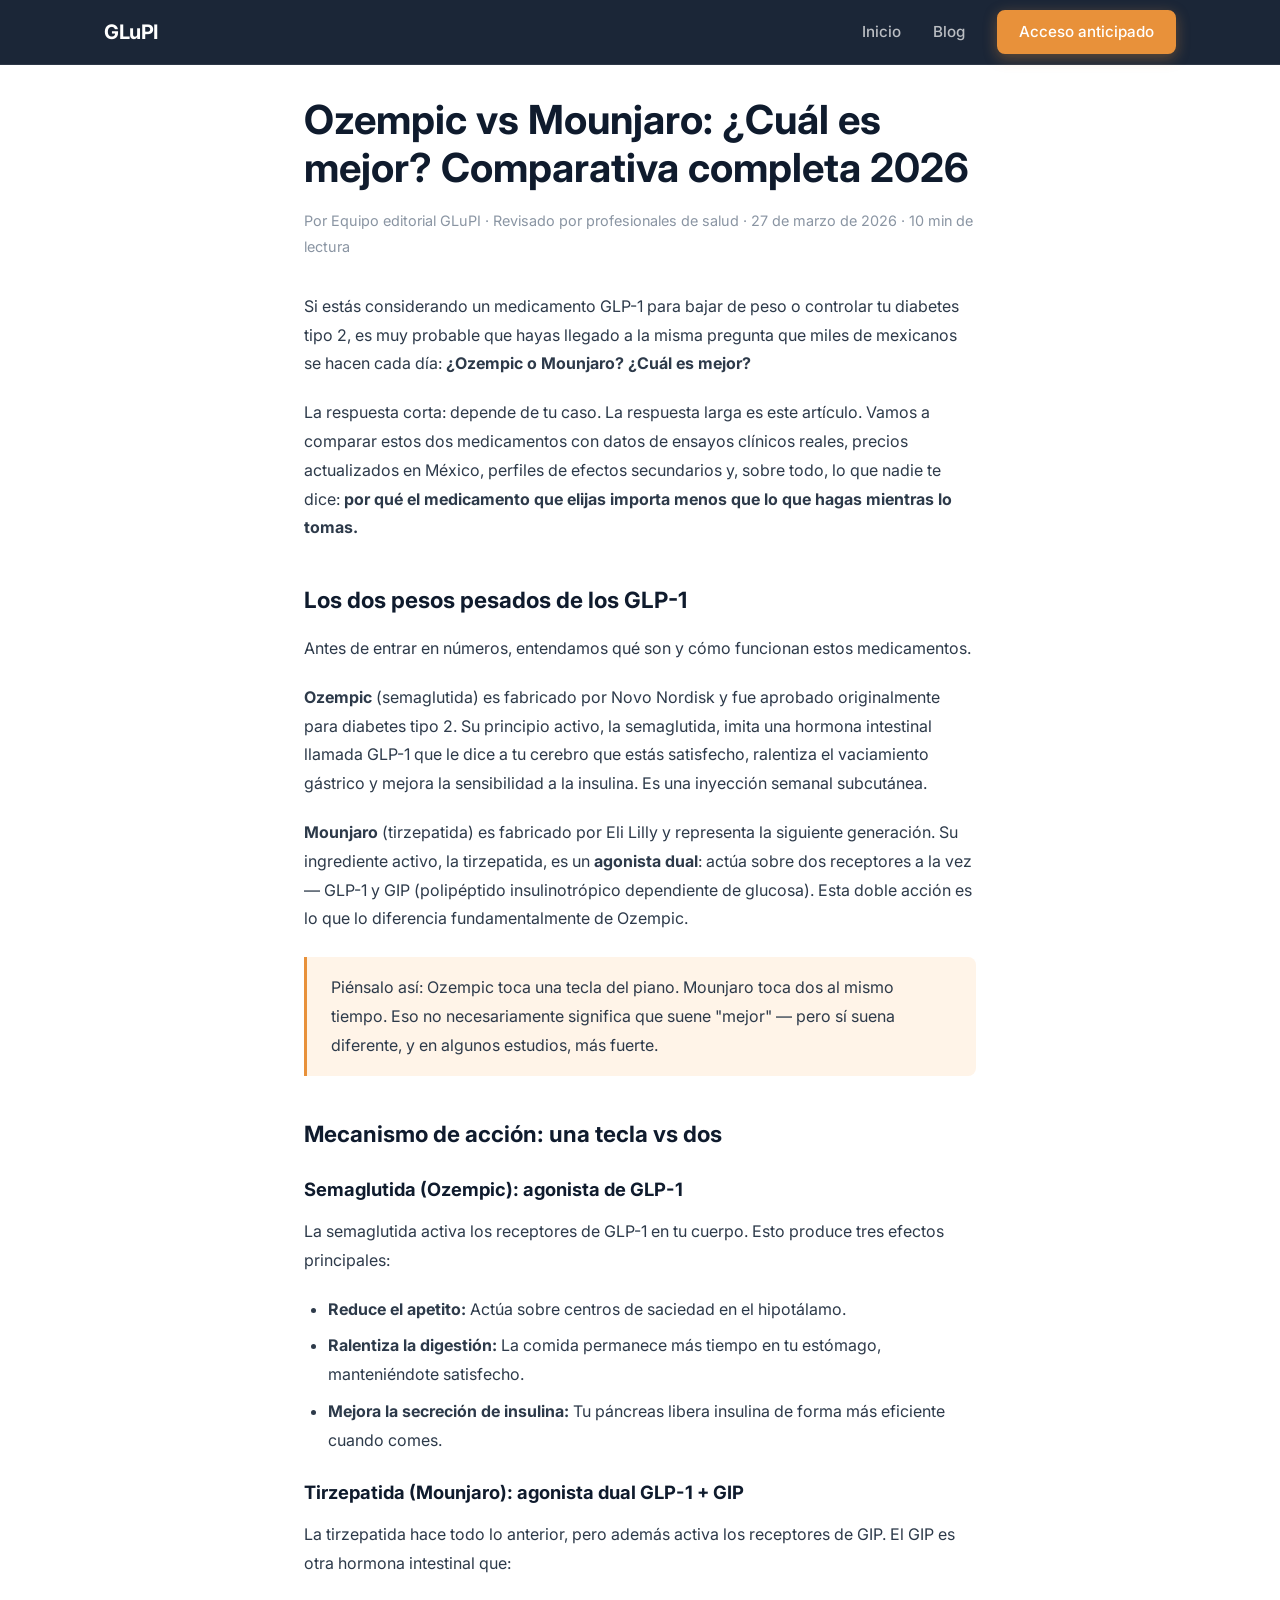
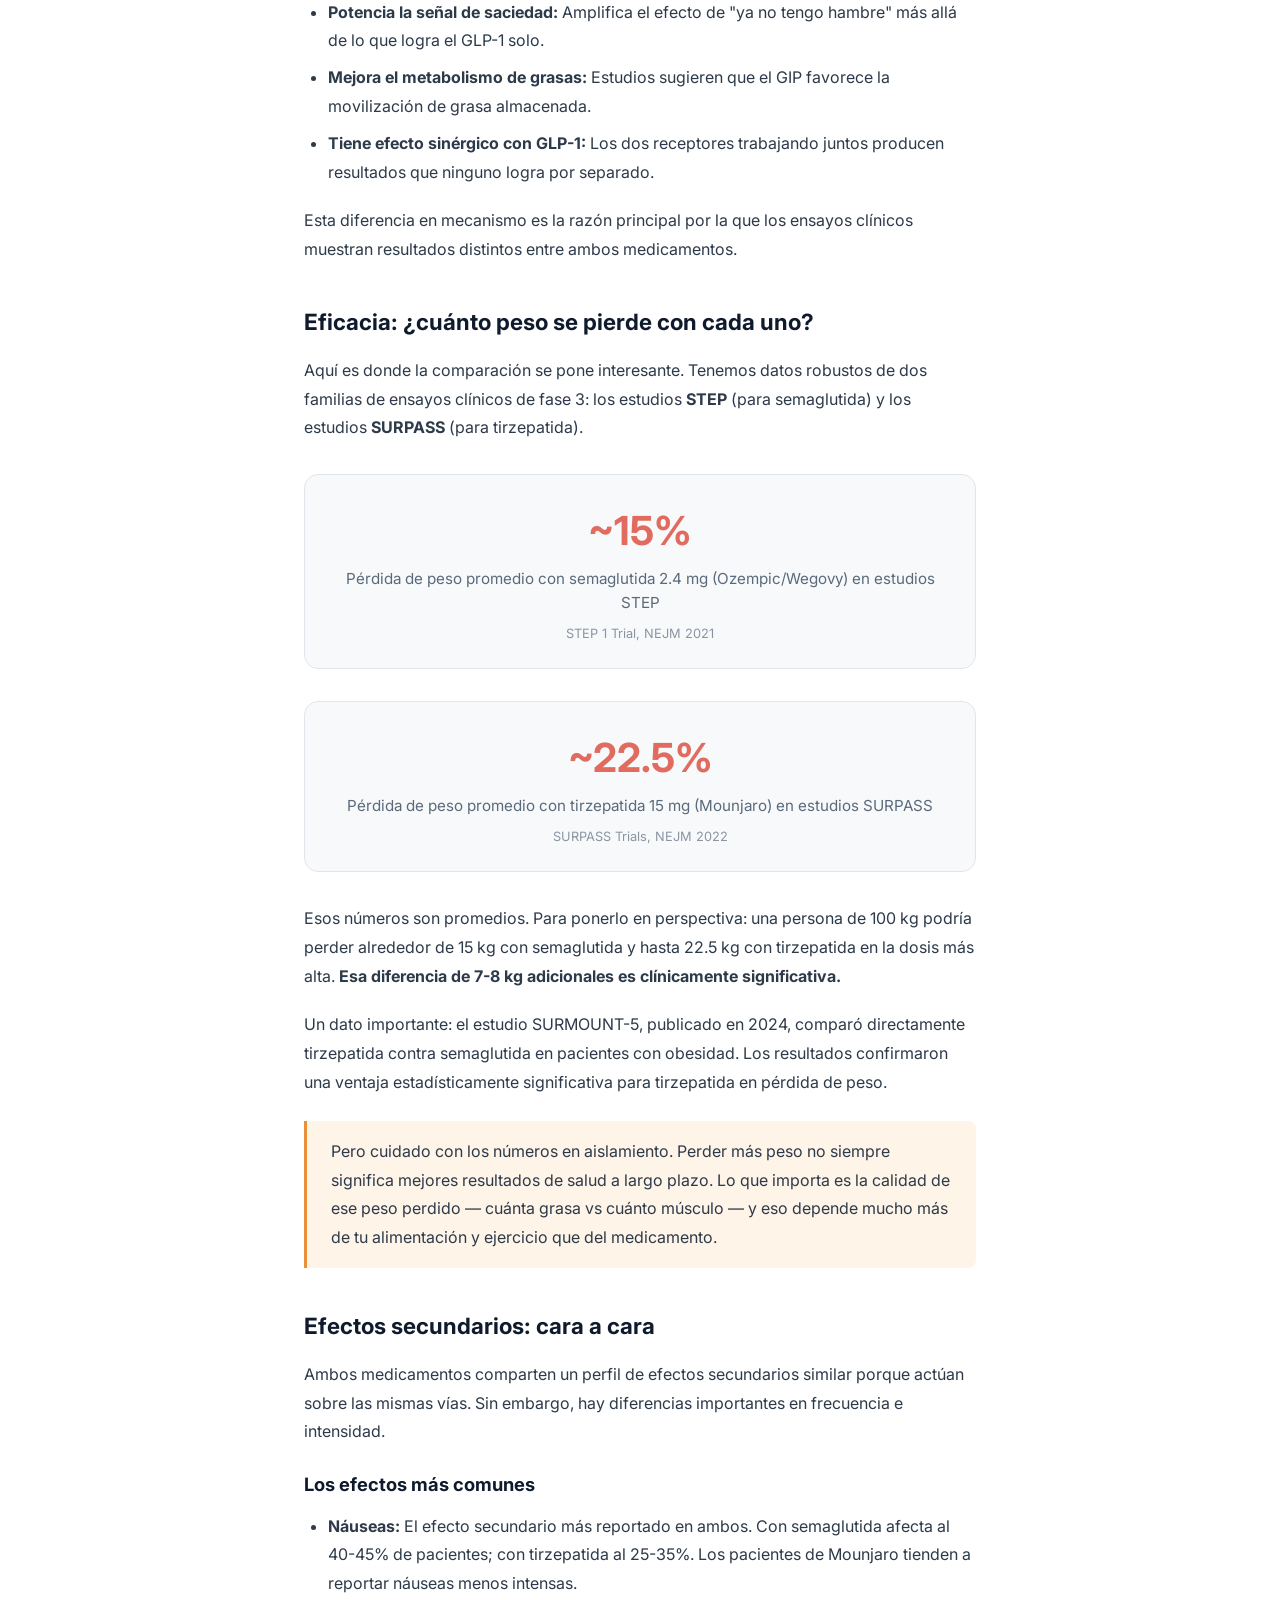
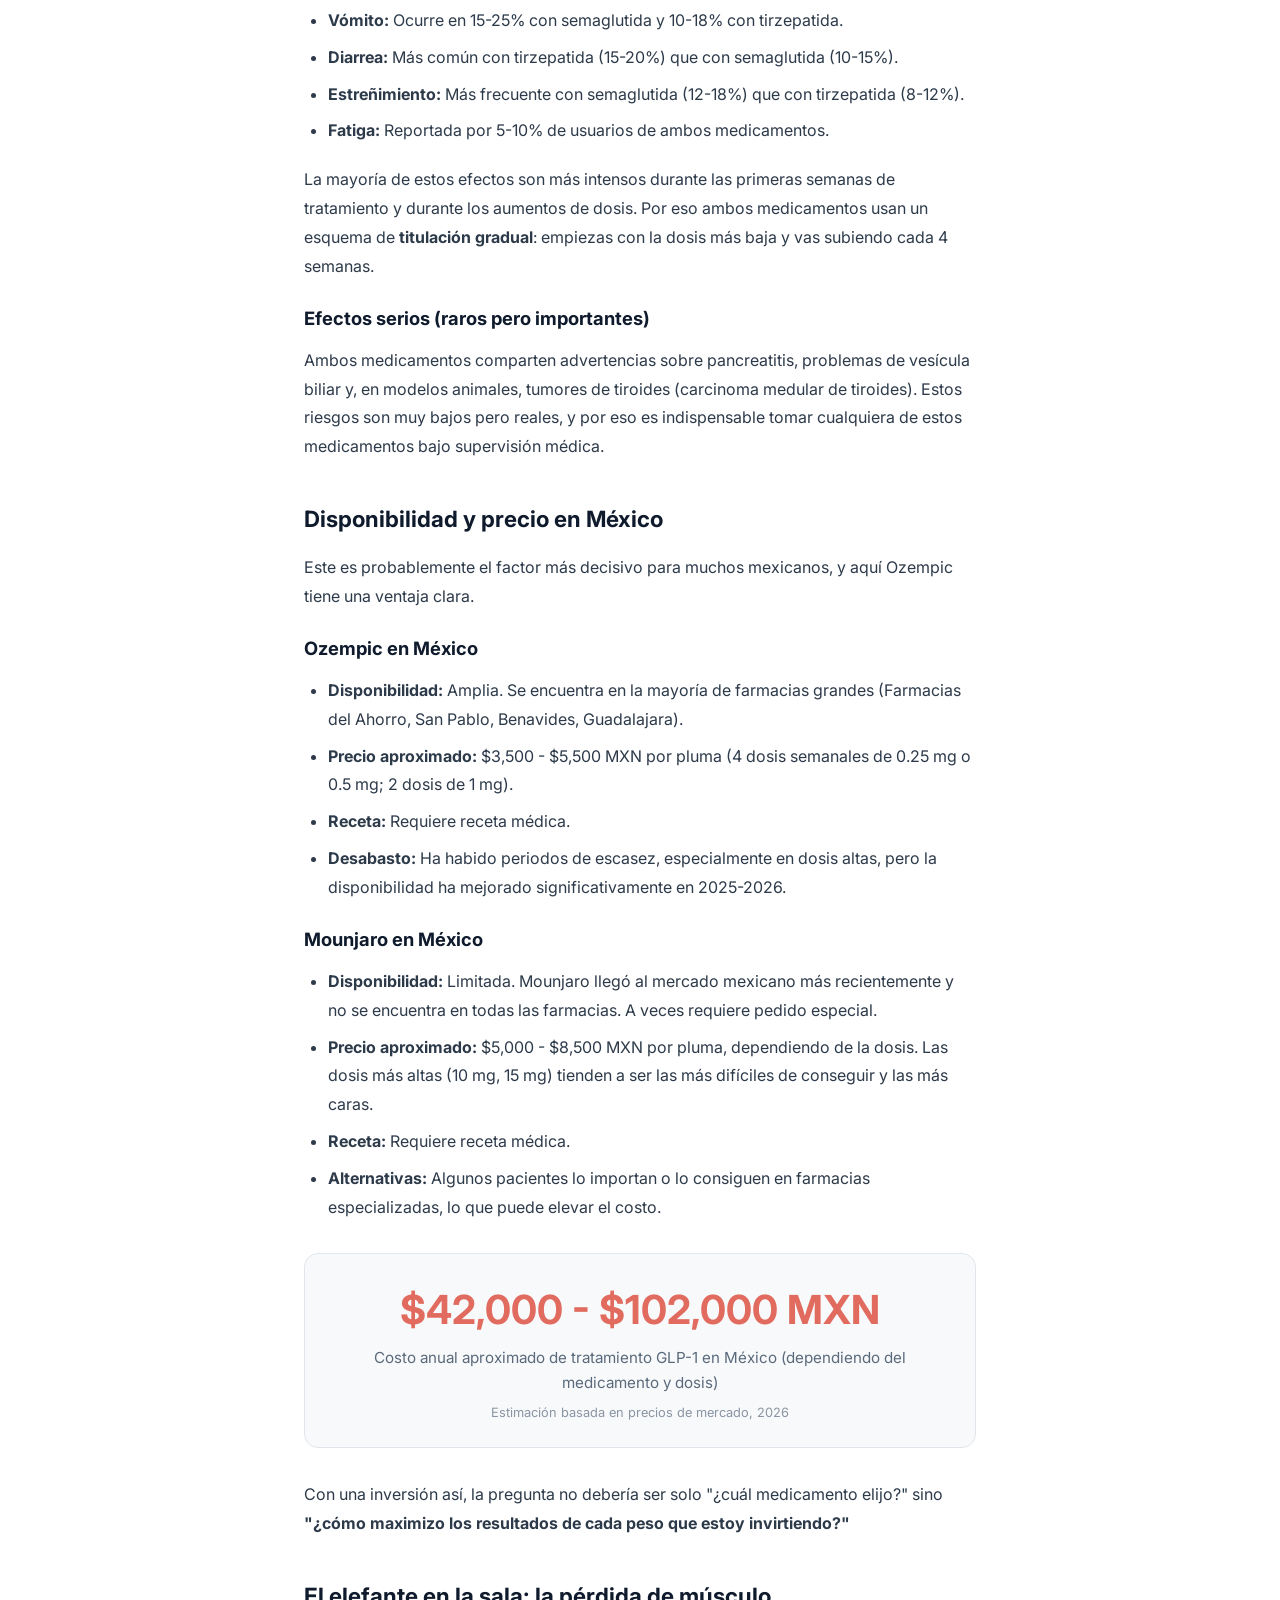
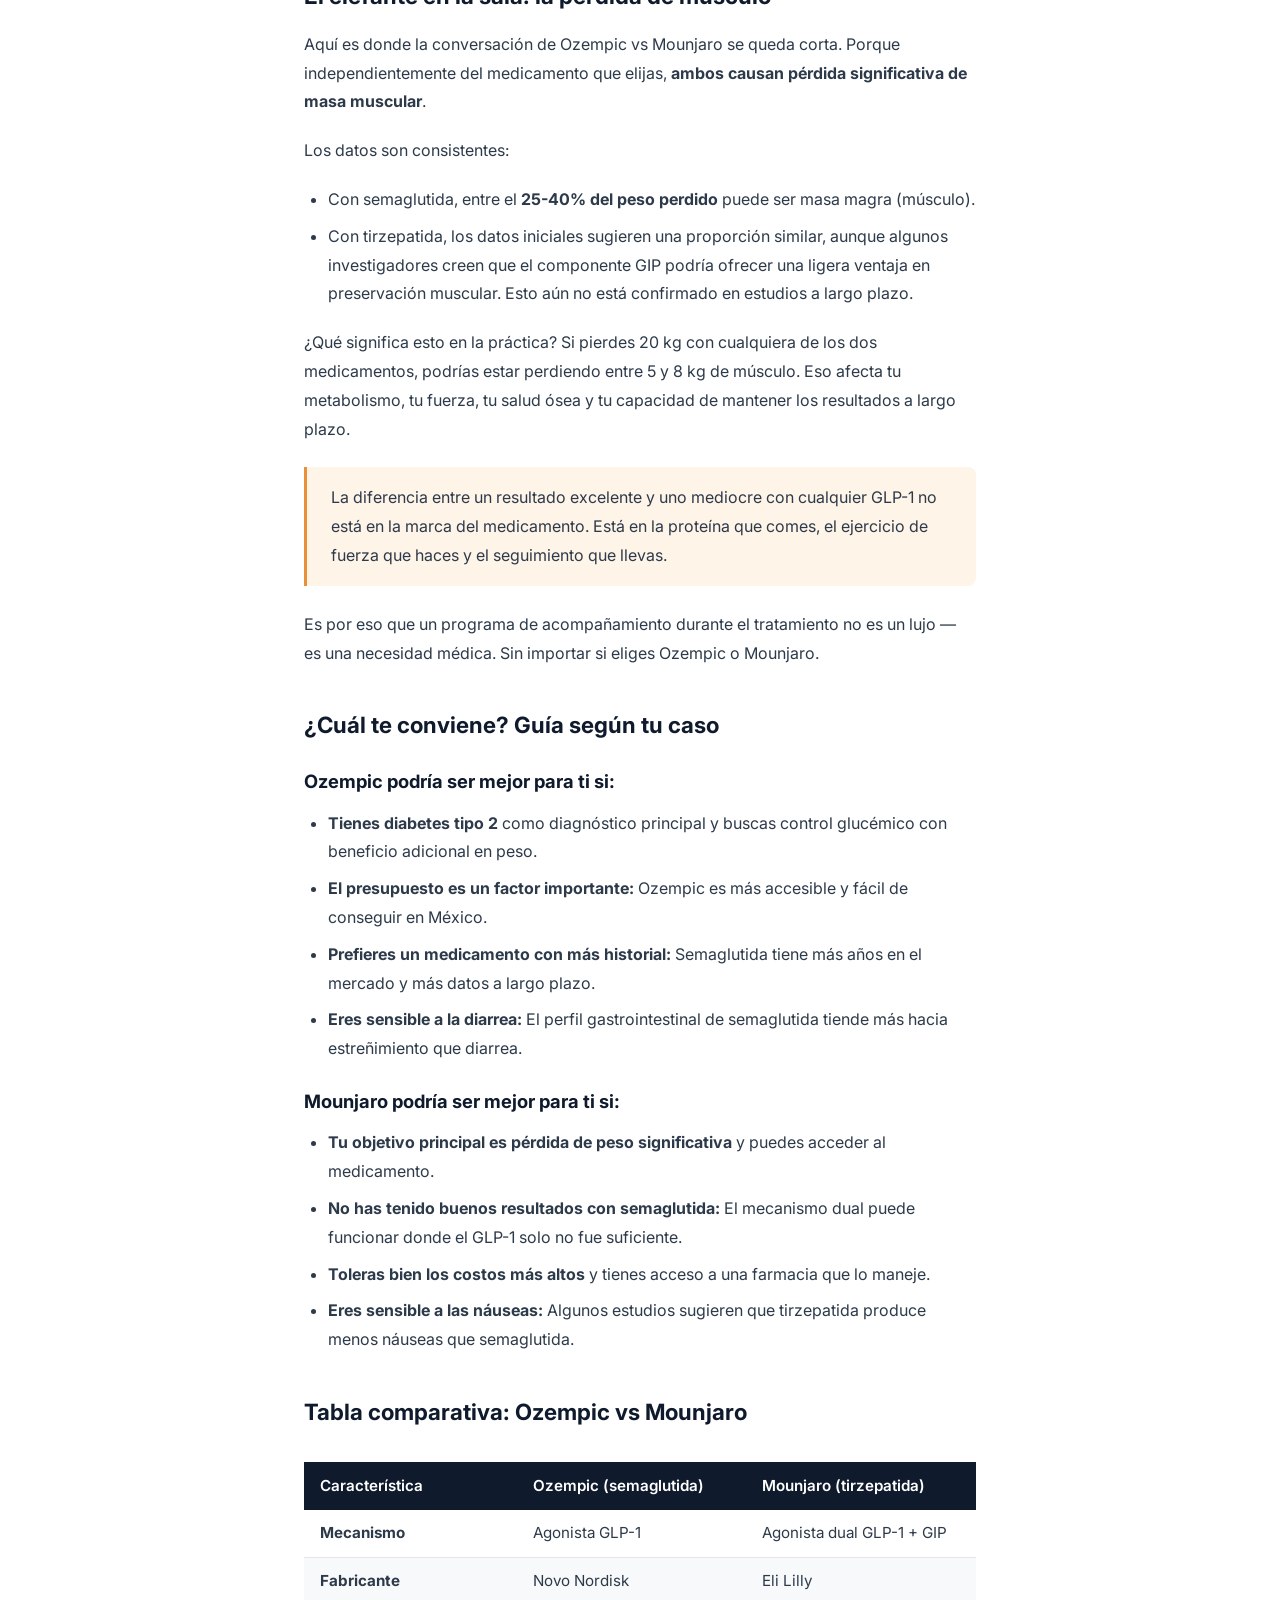
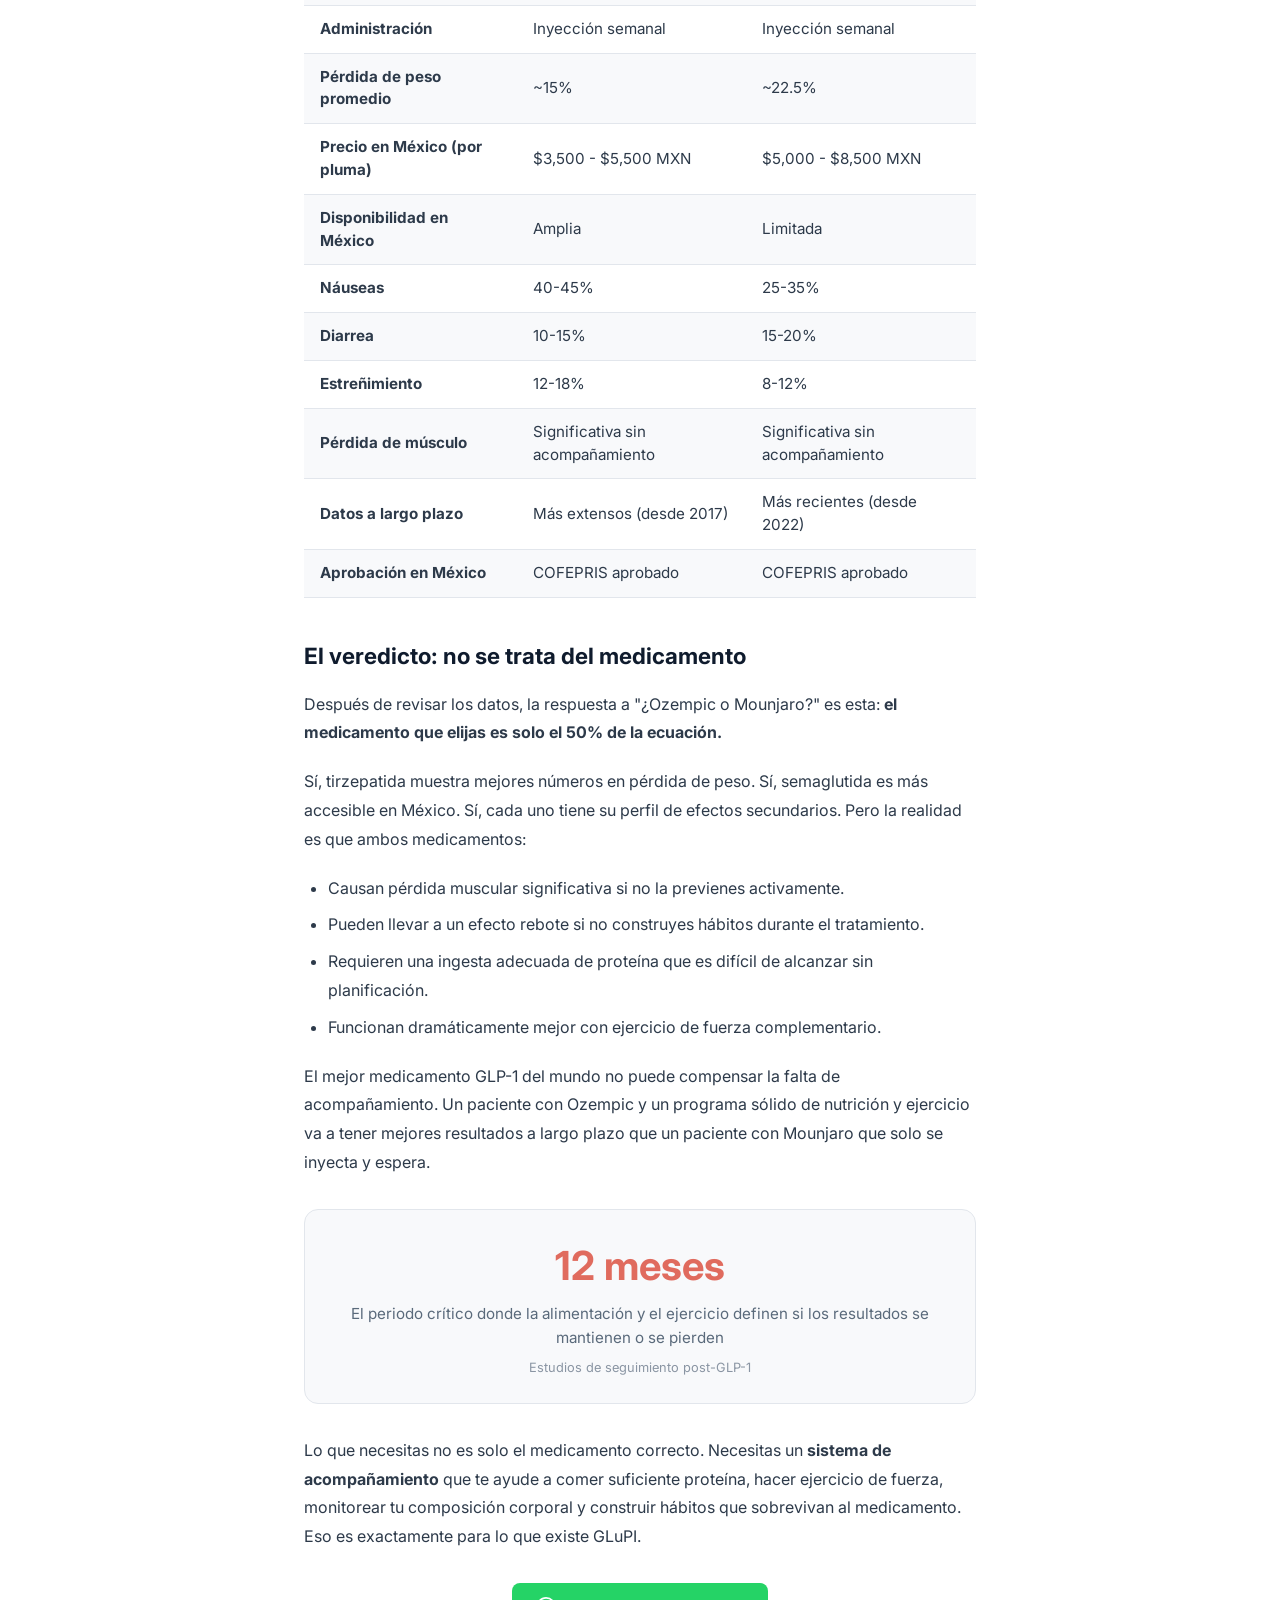
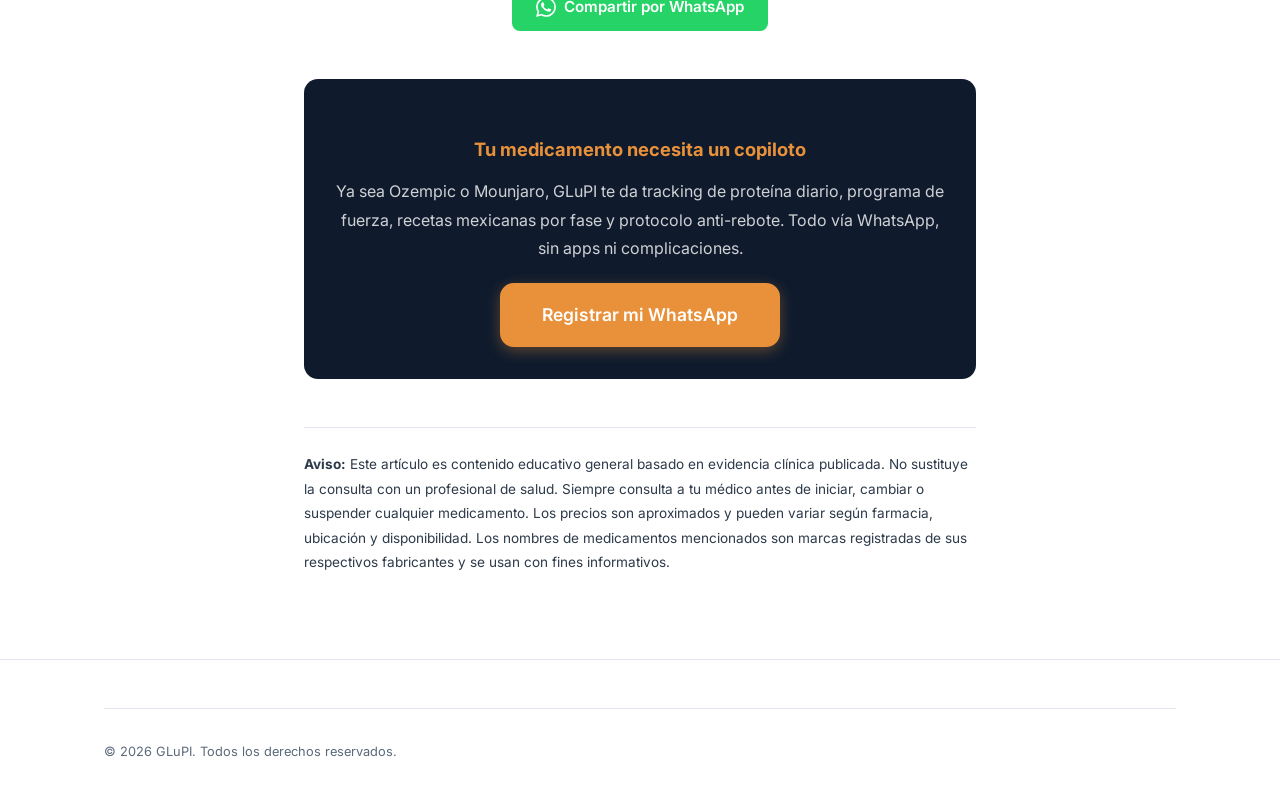
<file: blog/ozempic-vs-mounjaro.html>
<!DOCTYPE html>
<html lang="es-MX">
<head>
  <meta charset="UTF-8">
  <meta name="viewport" content="width=device-width, initial-scale=1.0">
  <title>Ozempic vs Mounjaro: ¿Cuál es mejor? Comparativa completa 2026 — GLuPI</title>
  <meta name="description" content="Comparativa completa entre Ozempic (semaglutida) y Mounjaro (tirzepatida): eficacia, efectos secundarios, precios en México y cuál te conviene más. Datos actualizados 2026.">
  <meta name="keywords" content="Ozempic vs Mounjaro, semaglutida vs tirzepatida, Ozempic o Mounjaro México, comparar Ozempic Mounjaro, mejor medicamento GLP-1, Mounjaro México precio">
  <link rel="canonical" href="https://glupi.com.mx/blog/ozempic-vs-mounjaro.html">

  <!-- Open Graph -->
  <meta property="og:type" content="article">
  <meta property="og:url" content="https://glupi.com.mx/blog/ozempic-vs-mounjaro.html">
  <meta property="og:title" content="Ozempic vs Mounjaro: ¿Cuál es mejor? Comparativa completa 2026">
  <meta property="og:description" content="Semaglutida vs tirzepatida: eficacia, efectos secundarios, precios en México y cuál te conviene según tu caso.">
  <meta property="og:image" content="https://glupi.com.mx/og-image.png">
  <meta property="og:locale" content="es_MX">
  <meta property="og:site_name" content="GLuPI">

  <!-- Twitter / X -->
  <meta name="twitter:card" content="summary_large_image">
  <meta name="twitter:title" content="Ozempic vs Mounjaro: ¿Cuál es mejor? Comparativa completa 2026">
  <meta name="twitter:description" content="Semaglutida vs tirzepatida: eficacia, efectos secundarios, precios en México y cuál te conviene según tu caso.">
  <meta name="twitter:image" content="https://glupi.com.mx/og-image.png">

  <meta name="theme-color" content="#16a34a">
  <link rel="icon" type="image/svg+xml" href="/favicon.svg">

  <!-- Structured Data -->
  <script type="application/ld+json">
  {
    "@context": "https://schema.org",
    "@type": "Article",
    "headline": "Ozempic vs Mounjaro: ¿Cuál es mejor? Comparativa completa 2026",
    "description": "Comparativa completa entre Ozempic (semaglutida) y Mounjaro (tirzepatida): eficacia, efectos secundarios, precios en México y cuál te conviene más.",
    "datePublished": "2026-04-06",
    "dateModified": "2026-04-06",
    "author": {
      "@type": "Organization",
      "name": "GLuPI",
      "url": "https://glupi.com.mx"
    },
    "publisher": {
      "@type": "Organization",
      "name": "GLuPI",
      "url": "https://glupi.com.mx",
      "logo": {
        "@type": "ImageObject",
        "url": "https://glupi.com.mx/og-image.png"
      }
    },
    "mainEntityOfPage": {
      "@type": "WebPage",
      "@id": "https://glupi.com.mx/blog/ozempic-vs-mounjaro.html"
    },
    "image": "https://glupi.com.mx/og-image.png",
    "inLanguage": "es-MX",
    "keywords": "Ozempic vs Mounjaro, semaglutida vs tirzepatida, Ozempic o Mounjaro México, comparar Ozempic Mounjaro, mejor medicamento GLP-1, Mounjaro México precio"
  }
  </script>

  <link rel="preconnect" href="https://fonts.googleapis.com">
  <link rel="preconnect" href="https://fonts.gstatic.com" crossorigin>
  <link href="https://fonts.googleapis.com/css2?family=Inter:wght@400;500;600;700&display=swap" rel="stylesheet">
  <link rel="stylesheet" href="../styles.css">
  <style>
    .blog-article { max-width: 720px; margin: 0 auto; padding: 6rem 1.5rem 4rem; }
    .blog-article h1 { font-size: clamp(1.8rem, 4vw, 2.5rem); color: var(--color-navy); line-height: 1.2; margin-bottom: 1rem; }
    .blog-article .meta { color: var(--color-text-muted); font-size: 0.9rem; margin-bottom: 2rem; }
    .blog-article h2 { font-size: 1.4rem; color: var(--color-navy); margin: 2.5rem 0 1rem; }
    .blog-article h3 { font-size: 1.15rem; color: var(--color-navy); margin: 1.5rem 0 0.75rem; }
    .blog-article p { color: var(--color-text); line-height: 1.8; margin-bottom: 1.25rem; }
    .blog-article ul, .blog-article ol { color: var(--color-text); line-height: 1.8; margin-bottom: 1.25rem; padding-left: 1.5rem; }
    .blog-article li { margin-bottom: 0.5rem; }
    .blog-article blockquote { border-left: 3px solid var(--color-amber); padding: 1rem 1.5rem; background: var(--color-amber-light); border-radius: 0 var(--radius-sm) var(--radius-sm) 0; margin: 1.5rem 0; }
    .blog-article blockquote p { margin-bottom: 0; color: var(--color-text); }
    .blog-cta { background: var(--color-navy); color: var(--color-white); padding: 2rem; border-radius: var(--radius); text-align: center; margin: 3rem 0; }
    .blog-cta h3 { color: var(--color-amber); margin-bottom: 0.75rem; }
    .blog-cta p { color: rgba(255,255,255,0.8); margin-bottom: 1.25rem; }
    .blog-disclaimer { font-size: 0.85rem; color: var(--color-text-muted); border-top: 1px solid var(--color-border); padding-top: 1.5rem; margin-top: 3rem; line-height: 1.7; }
    .stat-highlight { background: var(--color-bg); border: 1px solid var(--color-border); border-radius: var(--radius); padding: 1.5rem; text-align: center; margin: 2rem 0; }
    .stat-highlight .number { font-size: 2.5rem; font-weight: 700; color: var(--color-coral); }
    .stat-highlight .label { font-size: 0.95rem; color: var(--color-text-light); margin-top: 0.25rem; }
    .stat-highlight .source { font-size: 0.8rem; color: var(--color-text-muted); margin-top: 0.5rem; }
    .comparison-table { width: 100%; border-collapse: collapse; margin: 2rem 0; font-size: 0.95rem; }
    .comparison-table th { background: var(--color-navy); color: var(--color-white); padding: 0.75rem 1rem; text-align: left; font-weight: 600; }
    .comparison-table td { padding: 0.75rem 1rem; border-bottom: 1px solid var(--color-border); color: var(--color-text); line-height: 1.5; }
    .comparison-table tr:nth-child(even) td { background: var(--color-bg); }
    .comparison-table tr:hover td { background: var(--color-amber-light); }
  </style>
</head>
<body>

  <nav class="nav">
    <div class="container nav__inner">
      <a href="../index.html" class="nav__logo">GLuPI</a>
      <ul class="nav__links">
        <li><a href="../index.html">Inicio</a></li>
        <li><a href="./">Blog</a></li>
        <li><a href="../index.html#registro" class="btn btn--primary btn--sm">Acceso anticipado</a></li>
      </ul>
    </div>
  </nav>

  <article class="blog-article">
    <h1>Ozempic vs Mounjaro: ¿Cuál es mejor? Comparativa completa 2026</h1>
    <p class="meta">Por Equipo editorial GLuPI &middot; Revisado por profesionales de salud &middot; 27 de marzo de 2026 &middot; 10 min de lectura</p>

    <p>Si estás considerando un medicamento GLP-1 para bajar de peso o controlar tu diabetes tipo 2, es muy probable que hayas llegado a la misma pregunta que miles de mexicanos se hacen cada día: <strong>¿Ozempic o Mounjaro? ¿Cuál es mejor?</strong></p>

    <p>La respuesta corta: depende de tu caso. La respuesta larga es este artículo. Vamos a comparar estos dos medicamentos con datos de ensayos clínicos reales, precios actualizados en México, perfiles de efectos secundarios y, sobre todo, lo que nadie te dice: <strong>por qué el medicamento que elijas importa menos que lo que hagas mientras lo tomas.</strong></p>

    <h2>Los dos pesos pesados de los GLP-1</h2>

    <p>Antes de entrar en números, entendamos qué son y cómo funcionan estos medicamentos.</p>

    <p><strong>Ozempic</strong> (semaglutida) es fabricado por Novo Nordisk y fue aprobado originalmente para diabetes tipo 2. Su principio activo, la semaglutida, imita una hormona intestinal llamada GLP-1 que le dice a tu cerebro que estás satisfecho, ralentiza el vaciamiento gástrico y mejora la sensibilidad a la insulina. Es una inyección semanal subcutánea.</p>

    <p><strong>Mounjaro</strong> (tirzepatida) es fabricado por Eli Lilly y representa la siguiente generación. Su ingrediente activo, la tirzepatida, es un <strong>agonista dual</strong>: actúa sobre dos receptores a la vez — GLP-1 y GIP (polipéptido insulinotrópico dependiente de glucosa). Esta doble acción es lo que lo diferencia fundamentalmente de Ozempic.</p>

    <blockquote>
      <p>Piénsalo así: Ozempic toca una tecla del piano. Mounjaro toca dos al mismo tiempo. Eso no necesariamente significa que suene "mejor" — pero sí suena diferente, y en algunos estudios, más fuerte.</p>
    </blockquote>

    <h2>Mecanismo de acción: una tecla vs dos</h2>

    <h3>Semaglutida (Ozempic): agonista de GLP-1</h3>

    <p>La semaglutida activa los receptores de GLP-1 en tu cuerpo. Esto produce tres efectos principales:</p>

    <ul>
      <li><strong>Reduce el apetito:</strong> Actúa sobre centros de saciedad en el hipotálamo.</li>
      <li><strong>Ralentiza la digestión:</strong> La comida permanece más tiempo en tu estómago, manteniéndote satisfecho.</li>
      <li><strong>Mejora la secreción de insulina:</strong> Tu páncreas libera insulina de forma más eficiente cuando comes.</li>
    </ul>

    <h3>Tirzepatida (Mounjaro): agonista dual GLP-1 + GIP</h3>

    <p>La tirzepatida hace todo lo anterior, pero además activa los receptores de GIP. El GIP es otra hormona intestinal que:</p>

    <ul>
      <li><strong>Potencia la señal de saciedad:</strong> Amplifica el efecto de "ya no tengo hambre" más allá de lo que logra el GLP-1 solo.</li>
      <li><strong>Mejora el metabolismo de grasas:</strong> Estudios sugieren que el GIP favorece la movilización de grasa almacenada.</li>
      <li><strong>Tiene efecto sinérgico con GLP-1:</strong> Los dos receptores trabajando juntos producen resultados que ninguno logra por separado.</li>
    </ul>

    <p>Esta diferencia en mecanismo es la razón principal por la que los ensayos clínicos muestran resultados distintos entre ambos medicamentos.</p>

    <h2>Eficacia: ¿cuánto peso se pierde con cada uno?</h2>

    <p>Aquí es donde la comparación se pone interesante. Tenemos datos robustos de dos familias de ensayos clínicos de fase 3: los estudios <strong>STEP</strong> (para semaglutida) y los estudios <strong>SURPASS</strong> (para tirzepatida).</p>

    <div class="stat-highlight">
      <div class="number">~15%</div>
      <div class="label">Pérdida de peso promedio con semaglutida 2.4 mg (Ozempic/Wegovy) en estudios STEP</div>
      <div class="source">STEP 1 Trial, NEJM 2021</div>
    </div>

    <div class="stat-highlight">
      <div class="number">~22.5%</div>
      <div class="label">Pérdida de peso promedio con tirzepatida 15 mg (Mounjaro) en estudios SURPASS</div>
      <div class="source">SURPASS Trials, NEJM 2022</div>
    </div>

    <p>Esos números son promedios. Para ponerlo en perspectiva: una persona de 100 kg podría perder alrededor de 15 kg con semaglutida y hasta 22.5 kg con tirzepatida en la dosis más alta. <strong>Esa diferencia de 7-8 kg adicionales es clínicamente significativa.</strong></p>

    <p>Un dato importante: el estudio SURMOUNT-5, publicado en 2024, comparó directamente tirzepatida contra semaglutida en pacientes con obesidad. Los resultados confirmaron una ventaja estadísticamente significativa para tirzepatida en pérdida de peso.</p>

    <blockquote>
      <p>Pero cuidado con los números en aislamiento. Perder más peso no siempre significa mejores resultados de salud a largo plazo. Lo que importa es la calidad de ese peso perdido — cuánta grasa vs cuánto músculo — y eso depende mucho más de tu alimentación y ejercicio que del medicamento.</p>
    </blockquote>

    <h2>Efectos secundarios: cara a cara</h2>

    <p>Ambos medicamentos comparten un perfil de efectos secundarios similar porque actúan sobre las mismas vías. Sin embargo, hay diferencias importantes en frecuencia e intensidad.</p>

    <h3>Los efectos más comunes</h3>

    <ul>
      <li><strong>Náuseas:</strong> El efecto secundario más reportado en ambos. Con semaglutida afecta al 40-45% de pacientes; con tirzepatida al 25-35%. Los pacientes de Mounjaro tienden a reportar náuseas menos intensas.</li>
      <li><strong>Vómito:</strong> Ocurre en 15-25% con semaglutida y 10-18% con tirzepatida.</li>
      <li><strong>Diarrea:</strong> Más común con tirzepatida (15-20%) que con semaglutida (10-15%).</li>
      <li><strong>Estreñimiento:</strong> Más frecuente con semaglutida (12-18%) que con tirzepatida (8-12%).</li>
      <li><strong>Fatiga:</strong> Reportada por 5-10% de usuarios de ambos medicamentos.</li>
    </ul>

    <p>La mayoría de estos efectos son más intensos durante las primeras semanas de tratamiento y durante los aumentos de dosis. Por eso ambos medicamentos usan un esquema de <strong>titulación gradual</strong>: empiezas con la dosis más baja y vas subiendo cada 4 semanas.</p>

    <h3>Efectos serios (raros pero importantes)</h3>

    <p>Ambos medicamentos comparten advertencias sobre pancreatitis, problemas de vesícula biliar y, en modelos animales, tumores de tiroides (carcinoma medular de tiroides). Estos riesgos son muy bajos pero reales, y por eso es indispensable tomar cualquiera de estos medicamentos bajo supervisión médica.</p>

    <h2>Disponibilidad y precio en México</h2>

    <p>Este es probablemente el factor más decisivo para muchos mexicanos, y aquí Ozempic tiene una ventaja clara.</p>

    <h3>Ozempic en México</h3>

    <ul>
      <li><strong>Disponibilidad:</strong> Amplia. Se encuentra en la mayoría de farmacias grandes (Farmacias del Ahorro, San Pablo, Benavides, Guadalajara).</li>
      <li><strong>Precio aproximado:</strong> $3,500 - $5,500 MXN por pluma (4 dosis semanales de 0.25 mg o 0.5 mg; 2 dosis de 1 mg).</li>
      <li><strong>Receta:</strong> Requiere receta médica.</li>
      <li><strong>Desabasto:</strong> Ha habido periodos de escasez, especialmente en dosis altas, pero la disponibilidad ha mejorado significativamente en 2025-2026.</li>
    </ul>

    <h3>Mounjaro en México</h3>

    <ul>
      <li><strong>Disponibilidad:</strong> Limitada. Mounjaro llegó al mercado mexicano más recientemente y no se encuentra en todas las farmacias. A veces requiere pedido especial.</li>
      <li><strong>Precio aproximado:</strong> $5,000 - $8,500 MXN por pluma, dependiendo de la dosis. Las dosis más altas (10 mg, 15 mg) tienden a ser las más difíciles de conseguir y las más caras.</li>
      <li><strong>Receta:</strong> Requiere receta médica.</li>
      <li><strong>Alternativas:</strong> Algunos pacientes lo importan o lo consiguen en farmacias especializadas, lo que puede elevar el costo.</li>
    </ul>

    <div class="stat-highlight">
      <div class="number">$42,000 - $102,000 MXN</div>
      <div class="label">Costo anual aproximado de tratamiento GLP-1 en México (dependiendo del medicamento y dosis)</div>
      <div class="source">Estimación basada en precios de mercado, 2026</div>
    </div>

    <p>Con una inversión así, la pregunta no debería ser solo "¿cuál medicamento elijo?" sino <strong>"¿cómo maximizo los resultados de cada peso que estoy invirtiendo?"</strong></p>

    <h2>El elefante en la sala: la pérdida de músculo</h2>

    <p>Aquí es donde la conversación de Ozempic vs Mounjaro se queda corta. Porque independientemente del medicamento que elijas, <strong>ambos causan pérdida significativa de masa muscular</strong>.</p>

    <p>Los datos son consistentes:</p>

    <ul>
      <li>Con semaglutida, entre el <strong>25-40% del peso perdido</strong> puede ser masa magra (músculo).</li>
      <li>Con tirzepatida, los datos iniciales sugieren una proporción similar, aunque algunos investigadores creen que el componente GIP podría ofrecer una ligera ventaja en preservación muscular. Esto aún no está confirmado en estudios a largo plazo.</li>
    </ul>

    <p>¿Qué significa esto en la práctica? Si pierdes 20 kg con cualquiera de los dos medicamentos, podrías estar perdiendo entre 5 y 8 kg de músculo. Eso afecta tu metabolismo, tu fuerza, tu salud ósea y tu capacidad de mantener los resultados a largo plazo.</p>

    <blockquote>
      <p>La diferencia entre un resultado excelente y uno mediocre con cualquier GLP-1 no está en la marca del medicamento. Está en la proteína que comes, el ejercicio de fuerza que haces y el seguimiento que llevas.</p>
    </blockquote>

    <p>Es por eso que un programa de acompañamiento durante el tratamiento no es un lujo — es una necesidad médica. Sin importar si eliges Ozempic o Mounjaro.</p>

    <h2>¿Cuál te conviene? Guía según tu caso</h2>

    <h3>Ozempic podría ser mejor para ti si:</h3>

    <ul>
      <li><strong>Tienes diabetes tipo 2</strong> como diagnóstico principal y buscas control glucémico con beneficio adicional en peso.</li>
      <li><strong>El presupuesto es un factor importante:</strong> Ozempic es más accesible y fácil de conseguir en México.</li>
      <li><strong>Prefieres un medicamento con más historial:</strong> Semaglutida tiene más años en el mercado y más datos a largo plazo.</li>
      <li><strong>Eres sensible a la diarrea:</strong> El perfil gastrointestinal de semaglutida tiende más hacia estreñimiento que diarrea.</li>
    </ul>

    <h3>Mounjaro podría ser mejor para ti si:</h3>

    <ul>
      <li><strong>Tu objetivo principal es pérdida de peso significativa</strong> y puedes acceder al medicamento.</li>
      <li><strong>No has tenido buenos resultados con semaglutida:</strong> El mecanismo dual puede funcionar donde el GLP-1 solo no fue suficiente.</li>
      <li><strong>Toleras bien los costos más altos</strong> y tienes acceso a una farmacia que lo maneje.</li>
      <li><strong>Eres sensible a las náuseas:</strong> Algunos estudios sugieren que tirzepatida produce menos náuseas que semaglutida.</li>
    </ul>

    <h2>Tabla comparativa: Ozempic vs Mounjaro</h2>

    <table class="comparison-table">
      <thead>
        <tr>
          <th>Característica</th>
          <th>Ozempic (semaglutida)</th>
          <th>Mounjaro (tirzepatida)</th>
        </tr>
      </thead>
      <tbody>
        <tr>
          <td><strong>Mecanismo</strong></td>
          <td>Agonista GLP-1</td>
          <td>Agonista dual GLP-1 + GIP</td>
        </tr>
        <tr>
          <td><strong>Fabricante</strong></td>
          <td>Novo Nordisk</td>
          <td>Eli Lilly</td>
        </tr>
        <tr>
          <td><strong>Administración</strong></td>
          <td>Inyección semanal</td>
          <td>Inyección semanal</td>
        </tr>
        <tr>
          <td><strong>Pérdida de peso promedio</strong></td>
          <td>~15%</td>
          <td>~22.5%</td>
        </tr>
        <tr>
          <td><strong>Precio en México (por pluma)</strong></td>
          <td>$3,500 - $5,500 MXN</td>
          <td>$5,000 - $8,500 MXN</td>
        </tr>
        <tr>
          <td><strong>Disponibilidad en México</strong></td>
          <td>Amplia</td>
          <td>Limitada</td>
        </tr>
        <tr>
          <td><strong>Náuseas</strong></td>
          <td>40-45%</td>
          <td>25-35%</td>
        </tr>
        <tr>
          <td><strong>Diarrea</strong></td>
          <td>10-15%</td>
          <td>15-20%</td>
        </tr>
        <tr>
          <td><strong>Estreñimiento</strong></td>
          <td>12-18%</td>
          <td>8-12%</td>
        </tr>
        <tr>
          <td><strong>Pérdida de músculo</strong></td>
          <td>Significativa sin acompañamiento</td>
          <td>Significativa sin acompañamiento</td>
        </tr>
        <tr>
          <td><strong>Datos a largo plazo</strong></td>
          <td>Más extensos (desde 2017)</td>
          <td>Más recientes (desde 2022)</td>
        </tr>
        <tr>
          <td><strong>Aprobación en México</strong></td>
          <td>COFEPRIS aprobado</td>
          <td>COFEPRIS aprobado</td>
        </tr>
      </tbody>
    </table>

    <h2>El veredicto: no se trata del medicamento</h2>

    <p>Después de revisar los datos, la respuesta a "¿Ozempic o Mounjaro?" es esta: <strong>el medicamento que elijas es solo el 50% de la ecuación.</strong></p>

    <p>Sí, tirzepatida muestra mejores números en pérdida de peso. Sí, semaglutida es más accesible en México. Sí, cada uno tiene su perfil de efectos secundarios. Pero la realidad es que ambos medicamentos:</p>

    <ul>
      <li>Causan pérdida muscular significativa si no la previenes activamente.</li>
      <li>Pueden llevar a un efecto rebote si no construyes hábitos durante el tratamiento.</li>
      <li>Requieren una ingesta adecuada de proteína que es difícil de alcanzar sin planificación.</li>
      <li>Funcionan dramáticamente mejor con ejercicio de fuerza complementario.</li>
    </ul>

    <p>El mejor medicamento GLP-1 del mundo no puede compensar la falta de acompañamiento. Un paciente con Ozempic y un programa sólido de nutrición y ejercicio va a tener mejores resultados a largo plazo que un paciente con Mounjaro que solo se inyecta y espera.</p>

    <div class="stat-highlight">
      <div class="number">12 meses</div>
      <div class="label">El periodo crítico donde la alimentación y el ejercicio definen si los resultados se mantienen o se pierden</div>
      <div class="source">Estudios de seguimiento post-GLP-1</div>
    </div>

    <p>Lo que necesitas no es solo el medicamento correcto. Necesitas un <strong>sistema de acompañamiento</strong> que te ayude a comer suficiente proteína, hacer ejercicio de fuerza, monitorear tu composición corporal y construir hábitos que sobrevivan al medicamento. Eso es exactamente para lo que existe GLuPI.</p>

    <div style="text-align: center; margin: 2rem 0;">
      <a href="https://api.whatsapp.com/send?text=Ozempic%20vs%20Mounjaro%3A%20%C2%BFCu%C3%A1l%20es%20mejor%3F%20Comparativa%20completa%20https%3A%2F%2Fglupi.com.mx%2Fblog%2Fozempic-vs-mounjaro.html" target="_blank" rel="noopener" style="display: inline-flex; align-items: center; gap: 0.5rem; background: #25D366; color: #fff; font-weight: 600; padding: 0.75rem 1.5rem; border-radius: 8px; text-decoration: none; font-size: 0.95rem; transition: background 0.2s;" onmouseover="this.style.background='#1DA851'" onmouseout="this.style.background='#25D366'">
        <svg width="20" height="20" viewBox="0 0 24 24" fill="white"><path d="M17.472 14.382c-.297-.149-1.758-.867-2.03-.967-.273-.099-.471-.148-.67.15-.197.297-.767.966-.94 1.164-.173.199-.347.223-.644.075-.297-.15-1.255-.463-2.39-1.475-.883-.788-1.48-1.761-1.653-2.059-.173-.297-.018-.458.13-.606.134-.133.298-.347.446-.52.149-.174.198-.298.298-.497.099-.198.05-.371-.025-.52-.075-.149-.669-1.612-.916-2.207-.242-.579-.487-.5-.669-.51-.173-.008-.371-.01-.57-.01-.198 0-.52.074-.792.372-.272.297-1.04 1.016-1.04 2.479 0 1.462 1.065 2.875 1.213 3.074.149.198 2.096 3.2 5.077 4.487.709.306 1.262.489 1.694.625.712.227 1.36.195 1.871.118.571-.085 1.758-.719 2.006-1.413.248-.694.248-1.289.173-1.413-.074-.124-.272-.198-.57-.347m-5.421 7.403h-.004a9.87 9.87 0 01-5.031-1.378l-.361-.214-3.741.982.998-3.648-.235-.374a9.86 9.86 0 01-1.51-5.26c.001-5.45 4.436-9.884 9.888-9.884 2.64 0 5.122 1.03 6.988 2.898a9.825 9.825 0 012.893 6.994c-.003 5.45-4.437 9.884-9.885 9.884m8.413-18.297A11.815 11.815 0 0012.05 0C5.495 0 .16 5.335.157 11.892c0 2.096.547 4.142 1.588 5.945L.057 24l6.305-1.654a11.882 11.882 0 005.683 1.448h.005c6.554 0 11.89-5.335 11.893-11.893a11.821 11.821 0 00-3.48-8.413z"/></svg>
        Compartir por WhatsApp
      </a>
    </div>

    <div class="blog-cta">
      <h3>Tu medicamento necesita un copiloto</h3>
      <p>Ya sea Ozempic o Mounjaro, GLuPI te da tracking de proteína diario, programa de fuerza, recetas mexicanas por fase y protocolo anti-rebote. Todo vía WhatsApp, sin apps ni complicaciones.</p>
      <a href="../index.html#registro" class="btn btn--primary btn--lg">Registrar mi WhatsApp</a>
    </div>

    <div class="blog-disclaimer">
      <p><strong>Aviso:</strong> Este artículo es contenido educativo general basado en evidencia clínica publicada. No sustituye la consulta con un profesional de salud. Siempre consulta a tu médico antes de iniciar, cambiar o suspender cualquier medicamento. Los precios son aproximados y pueden variar según farmacia, ubicación y disponibilidad. Los nombres de medicamentos mencionados son marcas registradas de sus respectivos fabricantes y se usan con fines informativos.</p>
    </div>
  </article>

  <footer class="footer">
    <div class="container">
      <div class="footer__legal">
        <p>&copy; 2026 GLuPI. Todos los derechos reservados.</p>
      </div>
    </div>
  </footer>

</body>
</html>
</file>
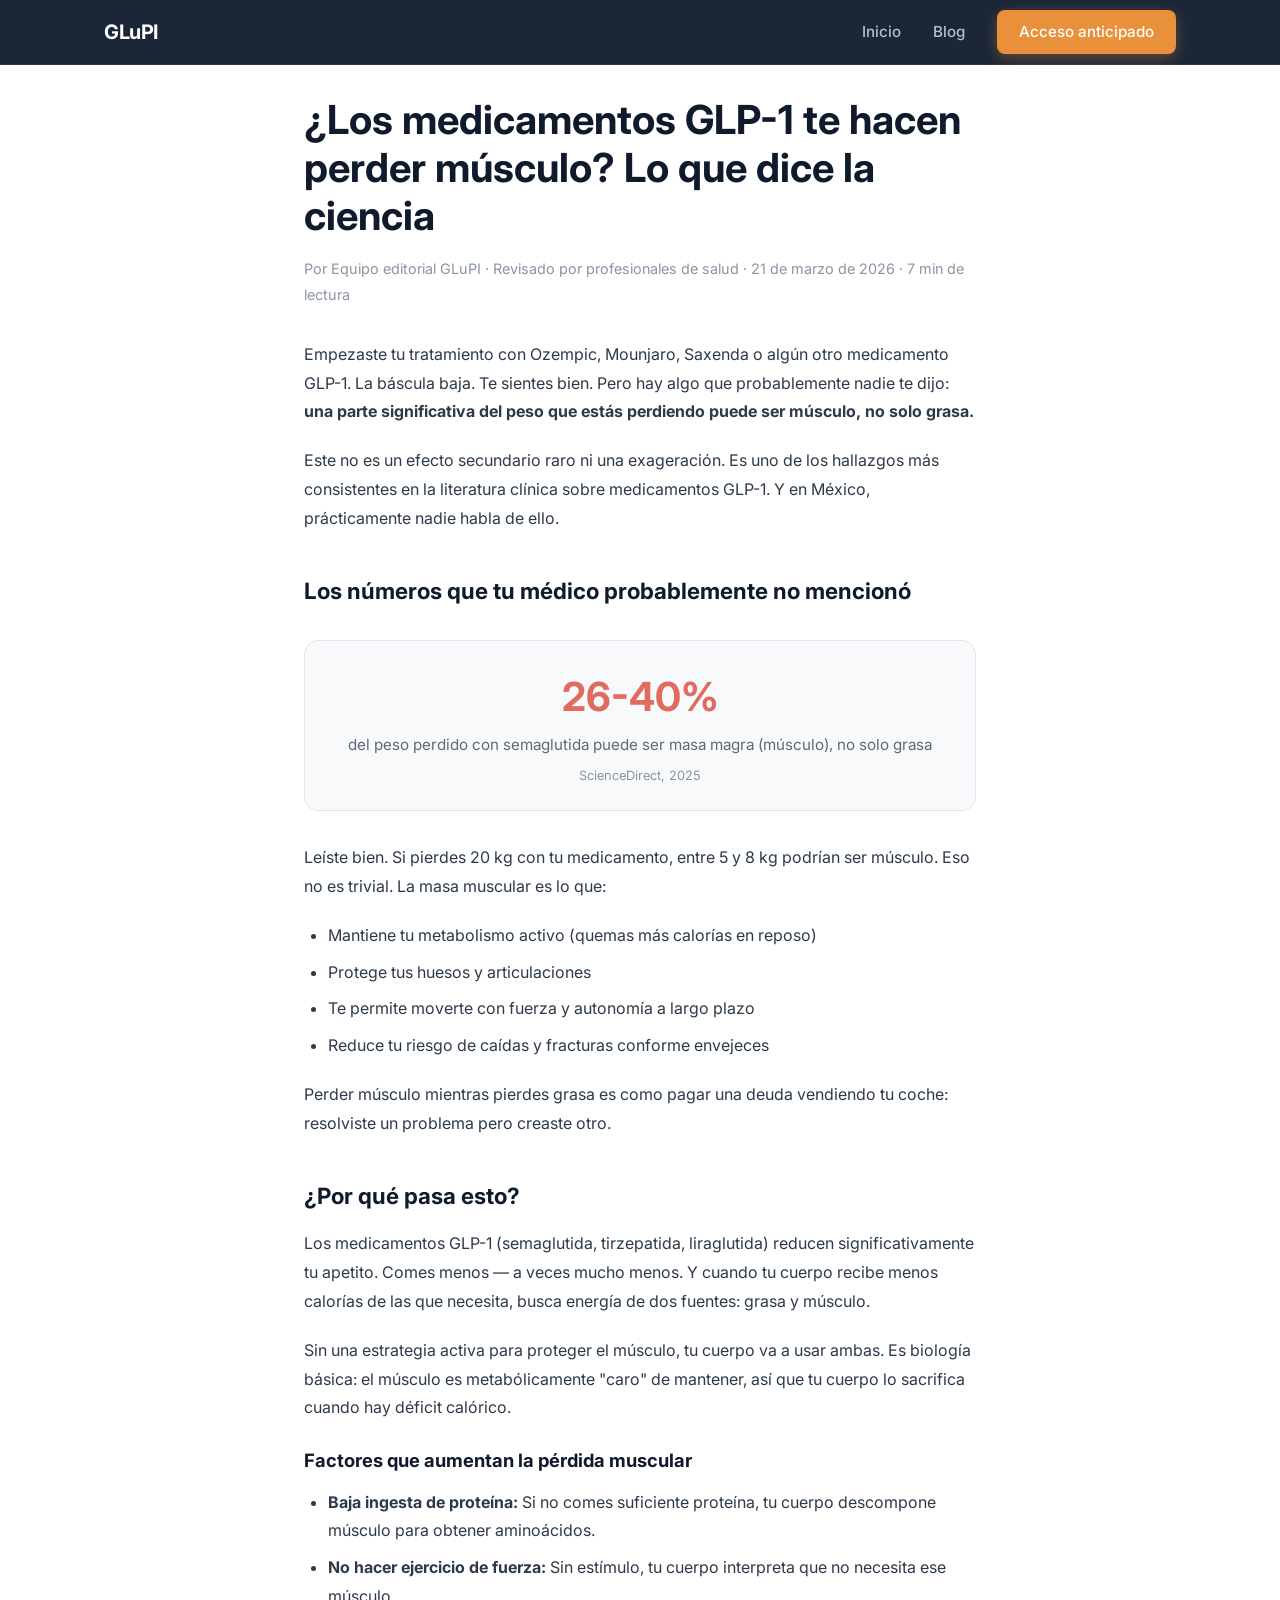
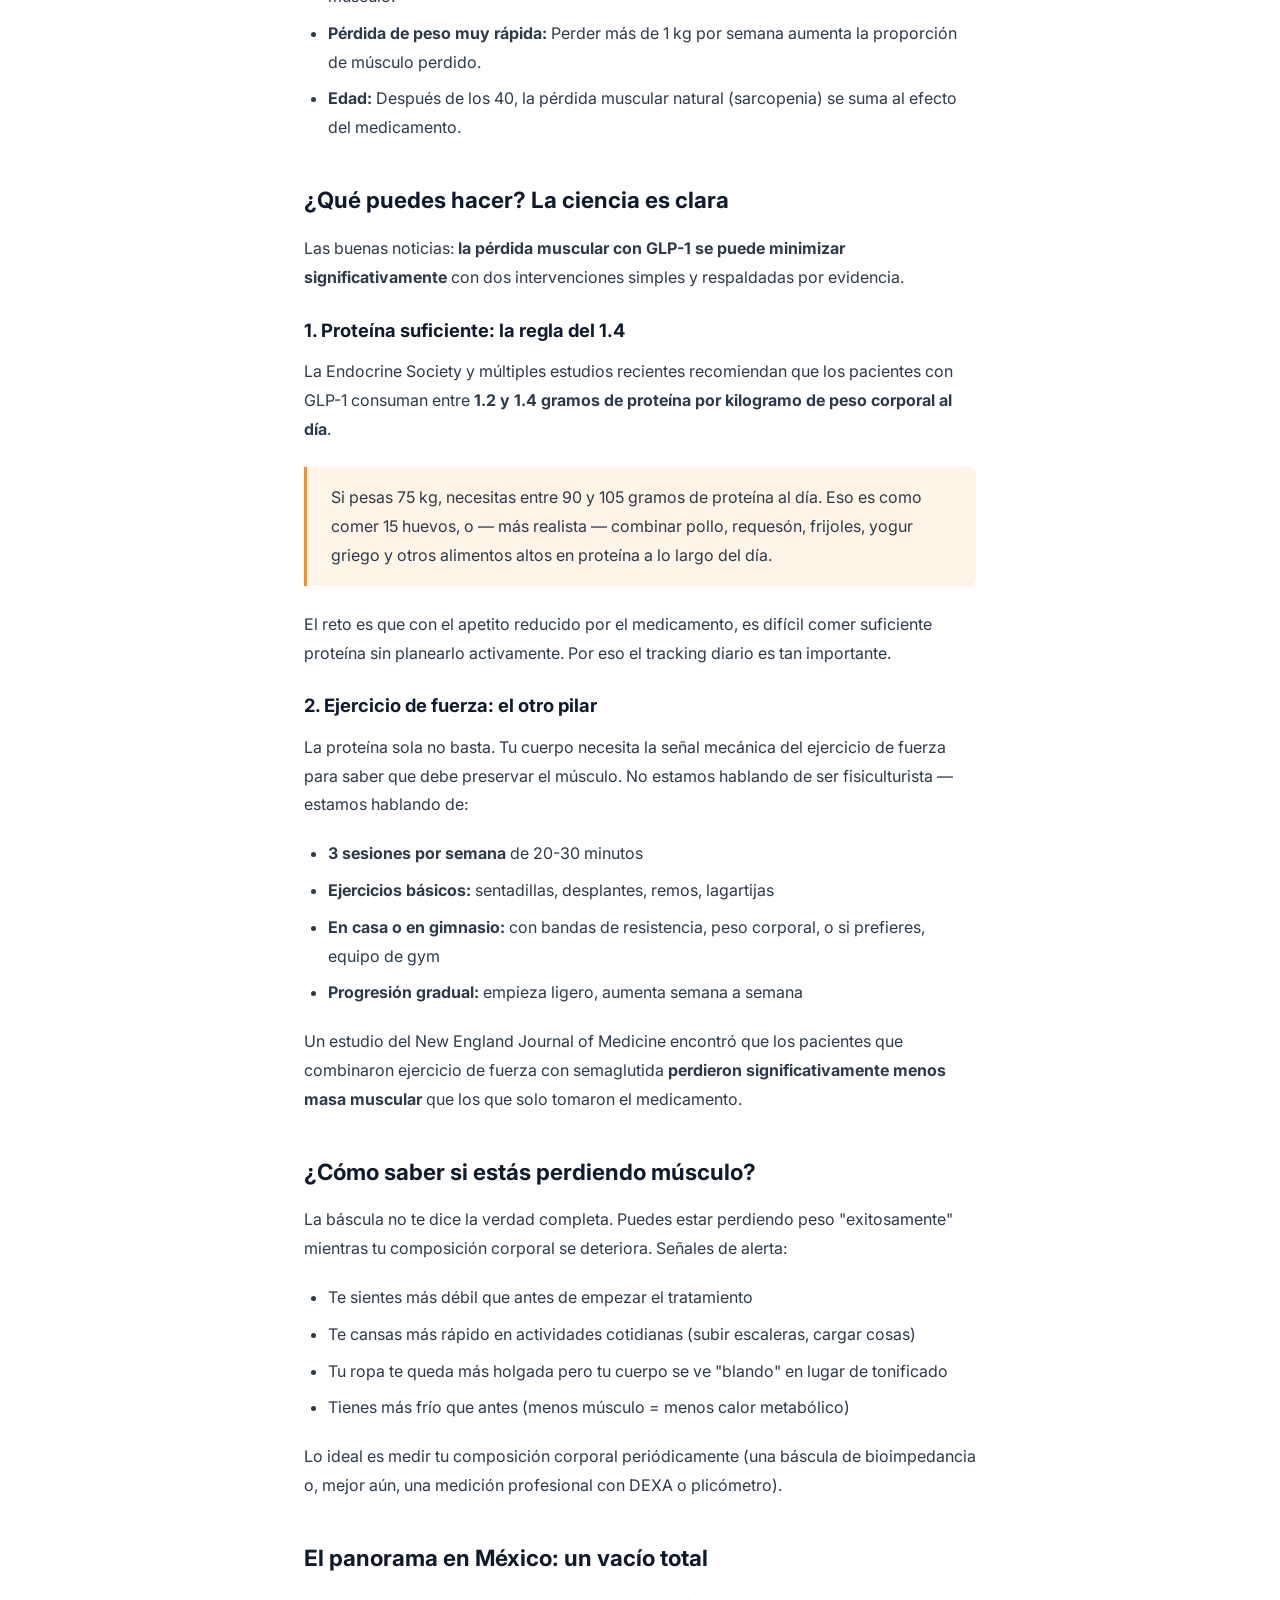
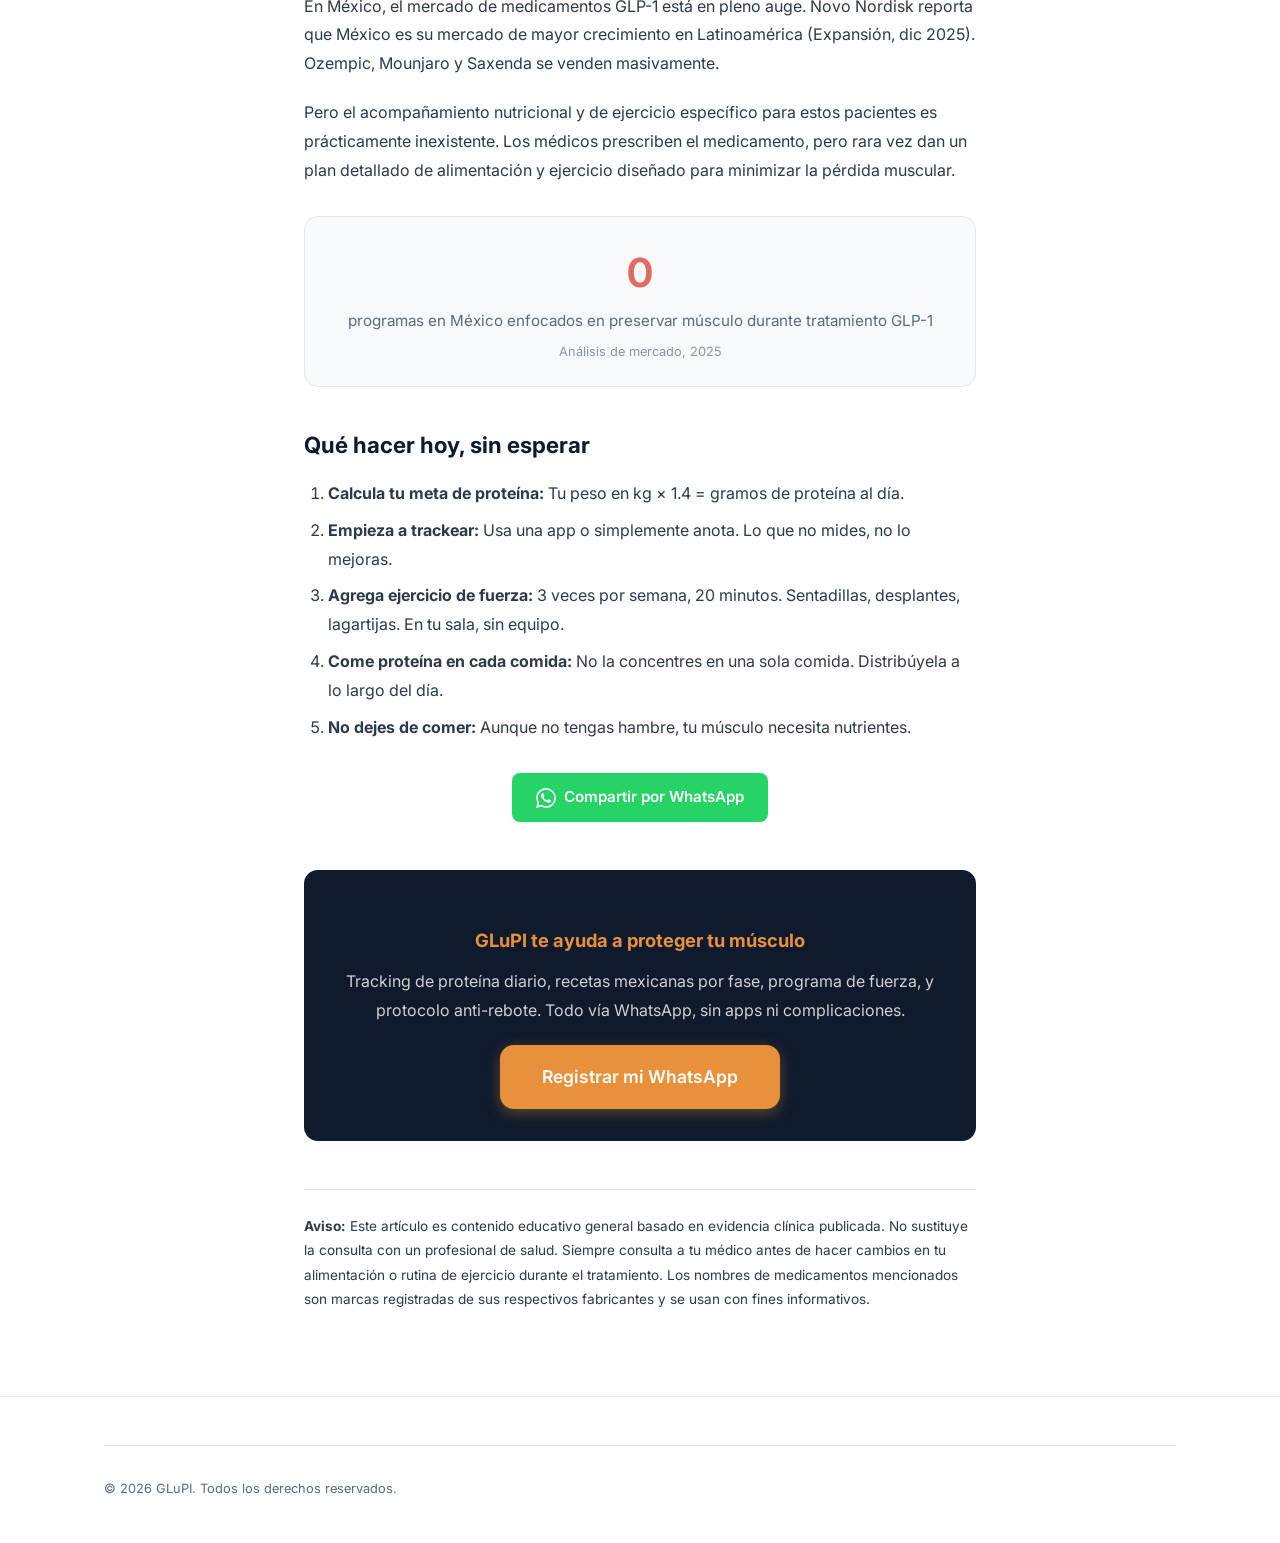
<file: blog/perdida-musculo-glp1.html>
<!DOCTYPE html>
<html lang="es-MX">
<head>
  <meta charset="UTF-8">
  <meta name="viewport" content="width=device-width, initial-scale=1.0">
  <title>¿Los medicamentos GLP-1 te hacen perder músculo? Lo que dice la ciencia — GLuPI</title>
  <meta name="description" content="Hasta el 40% del peso perdido con Ozempic puede ser músculo. Descubre qué dice la ciencia sobre la pérdida de masa muscular con semaglutida, tirzepatida y otros GLP-1, y cómo prevenirla.">
  <meta name="keywords" content="pérdida muscular Ozempic, Ozempic músculo, semaglutida masa muscular, Mounjaro pérdida de músculo, GLP-1 músculo, perder músculo Ozempic">
  <link rel="canonical" href="https://glupi.com.mx/blog/perdida-musculo-glp1.html">

  <!-- Open Graph -->
  <meta property="og:type" content="article">
  <meta property="og:url" content="https://glupi.com.mx/blog/perdida-musculo-glp1.html">
  <meta property="og:title" content="¿Los medicamentos GLP-1 te hacen perder músculo? Lo que dice la ciencia">
  <meta property="og:description" content="Hasta el 40% del peso perdido con Ozempic puede ser músculo. Descubre qué dice la ciencia y cómo prevenirlo.">
  <meta property="og:image" content="https://glupi.com.mx/og-image.png">
  <meta property="og:locale" content="es_MX">
  <meta property="og:site_name" content="GLuPI">

  <!-- Twitter / X -->
  <meta name="twitter:card" content="summary_large_image">
  <meta name="twitter:title" content="¿Los medicamentos GLP-1 te hacen perder músculo?">
  <meta name="twitter:description" content="Hasta el 40% del peso perdido con Ozempic puede ser músculo. Descubre qué dice la ciencia y cómo prevenirlo.">
  <meta name="twitter:image" content="https://glupi.com.mx/og-image.png">

  <meta name="theme-color" content="#16a34a">
  <link rel="icon" type="image/svg+xml" href="/favicon.svg">

  <link rel="preconnect" href="https://fonts.googleapis.com">
  <link rel="preconnect" href="https://fonts.gstatic.com" crossorigin>
  <link href="https://fonts.googleapis.com/css2?family=Inter:wght@400;500;600;700&display=swap" rel="stylesheet">
  <link rel="stylesheet" href="../styles.css">
  <style>
    .blog-article { max-width: 720px; margin: 0 auto; padding: 6rem 1.5rem 4rem; }
    .blog-article h1 { font-size: clamp(1.8rem, 4vw, 2.5rem); color: var(--color-navy); line-height: 1.2; margin-bottom: 1rem; }
    .blog-article .meta { color: var(--color-text-muted); font-size: 0.9rem; margin-bottom: 2rem; }
    .blog-article h2 { font-size: 1.4rem; color: var(--color-navy); margin: 2.5rem 0 1rem; }
    .blog-article h3 { font-size: 1.15rem; color: var(--color-navy); margin: 1.5rem 0 0.75rem; }
    .blog-article p { color: var(--color-text); line-height: 1.8; margin-bottom: 1.25rem; }
    .blog-article ul, .blog-article ol { color: var(--color-text); line-height: 1.8; margin-bottom: 1.25rem; padding-left: 1.5rem; }
    .blog-article li { margin-bottom: 0.5rem; }
    .blog-article blockquote { border-left: 3px solid var(--color-amber); padding: 1rem 1.5rem; background: var(--color-amber-light); border-radius: 0 var(--radius-sm) var(--radius-sm) 0; margin: 1.5rem 0; }
    .blog-article blockquote p { margin-bottom: 0; color: var(--color-text); }
    .blog-cta { background: var(--color-navy); color: var(--color-white); padding: 2rem; border-radius: var(--radius); text-align: center; margin: 3rem 0; }
    .blog-cta h3 { color: var(--color-amber); margin-bottom: 0.75rem; }
    .blog-cta p { color: rgba(255,255,255,0.8); margin-bottom: 1.25rem; }
    .blog-disclaimer { font-size: 0.85rem; color: var(--color-text-muted); border-top: 1px solid var(--color-border); padding-top: 1.5rem; margin-top: 3rem; line-height: 1.7; }
    .stat-highlight { background: var(--color-bg); border: 1px solid var(--color-border); border-radius: var(--radius); padding: 1.5rem; text-align: center; margin: 2rem 0; }
    .stat-highlight .number { font-size: 2.5rem; font-weight: 700; color: var(--color-coral); }
    .stat-highlight .label { font-size: 0.95rem; color: var(--color-text-light); margin-top: 0.25rem; }
    .stat-highlight .source { font-size: 0.8rem; color: var(--color-text-muted); margin-top: 0.5rem; }
  </style>
</head>
<body>

  <nav class="nav">
    <div class="container nav__inner">
      <a href="../index.html" class="nav__logo">GLuPI</a>
      <ul class="nav__links">
        <li><a href="../index.html">Inicio</a></li>
        <li><a href="./">Blog</a></li>
        <li><a href="../index.html#registro" class="btn btn--primary btn--sm">Acceso anticipado</a></li>
      </ul>
    </div>
  </nav>

  <article class="blog-article">
    <h1>¿Los medicamentos GLP-1 te hacen perder músculo? Lo que dice la ciencia</h1>
    <p class="meta">Por Equipo editorial GLuPI &middot; Revisado por profesionales de salud &middot; 21 de marzo de 2026 &middot; 7 min de lectura</p>

    <p>Empezaste tu tratamiento con Ozempic, Mounjaro, Saxenda o algún otro medicamento GLP-1. La báscula baja. Te sientes bien. Pero hay algo que probablemente nadie te dijo: <strong>una parte significativa del peso que estás perdiendo puede ser músculo, no solo grasa.</strong></p>

    <p>Este no es un efecto secundario raro ni una exageración. Es uno de los hallazgos más consistentes en la literatura clínica sobre medicamentos GLP-1. Y en México, prácticamente nadie habla de ello.</p>

    <h2>Los números que tu médico probablemente no mencionó</h2>

    <div class="stat-highlight">
      <div class="number">26-40%</div>
      <div class="label">del peso perdido con semaglutida puede ser masa magra (músculo), no solo grasa</div>
      <div class="source">ScienceDirect, 2025</div>
    </div>

    <p>Leíste bien. Si pierdes 20 kg con tu medicamento, entre 5 y 8 kg podrían ser músculo. Eso no es trivial. La masa muscular es lo que:</p>

    <ul>
      <li>Mantiene tu metabolismo activo (quemas más calorías en reposo)</li>
      <li>Protege tus huesos y articulaciones</li>
      <li>Te permite moverte con fuerza y autonomía a largo plazo</li>
      <li>Reduce tu riesgo de caídas y fracturas conforme envejeces</li>
    </ul>

    <p>Perder músculo mientras pierdes grasa es como pagar una deuda vendiendo tu coche: resolviste un problema pero creaste otro.</p>

    <h2>¿Por qué pasa esto?</h2>

    <p>Los medicamentos GLP-1 (semaglutida, tirzepatida, liraglutida) reducen significativamente tu apetito. Comes menos — a veces mucho menos. Y cuando tu cuerpo recibe menos calorías de las que necesita, busca energía de dos fuentes: grasa y músculo.</p>

    <p>Sin una estrategia activa para proteger el músculo, tu cuerpo va a usar ambas. Es biología básica: el músculo es metabólicamente "caro" de mantener, así que tu cuerpo lo sacrifica cuando hay déficit calórico.</p>

    <h3>Factores que aumentan la pérdida muscular</h3>

    <ul>
      <li><strong>Baja ingesta de proteína:</strong> Si no comes suficiente proteína, tu cuerpo descompone músculo para obtener aminoácidos.</li>
      <li><strong>No hacer ejercicio de fuerza:</strong> Sin estímulo, tu cuerpo interpreta que no necesita ese músculo.</li>
      <li><strong>Pérdida de peso muy rápida:</strong> Perder más de 1 kg por semana aumenta la proporción de músculo perdido.</li>
      <li><strong>Edad:</strong> Después de los 40, la pérdida muscular natural (sarcopenia) se suma al efecto del medicamento.</li>
    </ul>

    <h2>¿Qué puedes hacer? La ciencia es clara</h2>

    <p>Las buenas noticias: <strong>la pérdida muscular con GLP-1 se puede minimizar significativamente</strong> con dos intervenciones simples y respaldadas por evidencia.</p>

    <h3>1. Proteína suficiente: la regla del 1.4</h3>

    <p>La Endocrine Society y múltiples estudios recientes recomiendan que los pacientes con GLP-1 consuman entre <strong>1.2 y 1.4 gramos de proteína por kilogramo de peso corporal al día</strong>.</p>

    <blockquote>
      <p>Si pesas 75 kg, necesitas entre 90 y 105 gramos de proteína al día. Eso es como comer 15 huevos, o — más realista — combinar pollo, requesón, frijoles, yogur griego y otros alimentos altos en proteína a lo largo del día.</p>
    </blockquote>

    <p>El reto es que con el apetito reducido por el medicamento, es difícil comer suficiente proteína sin planearlo activamente. Por eso el tracking diario es tan importante.</p>

    <h3>2. Ejercicio de fuerza: el otro pilar</h3>

    <p>La proteína sola no basta. Tu cuerpo necesita la señal mecánica del ejercicio de fuerza para saber que debe preservar el músculo. No estamos hablando de ser fisiculturista — estamos hablando de:</p>

    <ul>
      <li><strong>3 sesiones por semana</strong> de 20-30 minutos</li>
      <li><strong>Ejercicios básicos:</strong> sentadillas, desplantes, remos, lagartijas</li>
      <li><strong>En casa o en gimnasio:</strong> con bandas de resistencia, peso corporal, o si prefieres, equipo de gym</li>
      <li><strong>Progresión gradual:</strong> empieza ligero, aumenta semana a semana</li>
    </ul>

    <p>Un estudio del New England Journal of Medicine encontró que los pacientes que combinaron ejercicio de fuerza con semaglutida <strong>perdieron significativamente menos masa muscular</strong> que los que solo tomaron el medicamento.</p>

    <h2>¿Cómo saber si estás perdiendo músculo?</h2>

    <p>La báscula no te dice la verdad completa. Puedes estar perdiendo peso "exitosamente" mientras tu composición corporal se deteriora. Señales de alerta:</p>

    <ul>
      <li>Te sientes más débil que antes de empezar el tratamiento</li>
      <li>Te cansas más rápido en actividades cotidianas (subir escaleras, cargar cosas)</li>
      <li>Tu ropa te queda más holgada pero tu cuerpo se ve "blando" en lugar de tonificado</li>
      <li>Tienes más frío que antes (menos músculo = menos calor metabólico)</li>
    </ul>

    <p>Lo ideal es medir tu composición corporal periódicamente (una báscula de bioimpedancia o, mejor aún, una medición profesional con DEXA o plicómetro).</p>

    <h2>El panorama en México: un vacío total</h2>

    <p>En México, el mercado de medicamentos GLP-1 está en pleno auge. Novo Nordisk reporta que México es su mercado de mayor crecimiento en Latinoamérica (Expansión, dic 2025). Ozempic, Mounjaro y Saxenda se venden masivamente.</p>

    <p>Pero el acompañamiento nutricional y de ejercicio específico para estos pacientes es prácticamente inexistente. Los médicos prescriben el medicamento, pero rara vez dan un plan detallado de alimentación y ejercicio diseñado para minimizar la pérdida muscular.</p>

    <div class="stat-highlight">
      <div class="number">0</div>
      <div class="label">programas en México enfocados en preservar músculo durante tratamiento GLP-1</div>
      <div class="source">Análisis de mercado, 2025</div>
    </div>

    <h2>Qué hacer hoy, sin esperar</h2>

    <ol>
      <li><strong>Calcula tu meta de proteína:</strong> Tu peso en kg × 1.4 = gramos de proteína al día.</li>
      <li><strong>Empieza a trackear:</strong> Usa una app o simplemente anota. Lo que no mides, no lo mejoras.</li>
      <li><strong>Agrega ejercicio de fuerza:</strong> 3 veces por semana, 20 minutos. Sentadillas, desplantes, lagartijas. En tu sala, sin equipo.</li>
      <li><strong>Come proteína en cada comida:</strong> No la concentres en una sola comida. Distribúyela a lo largo del día.</li>
      <li><strong>No dejes de comer:</strong> Aunque no tengas hambre, tu músculo necesita nutrientes.</li>
    </ol>

    <div style="text-align: center; margin: 2rem 0;">
      <a href="https://api.whatsapp.com/send?text=%C2%BFLos%20medicamentos%20GLP-1%20te%20hacen%20perder%20m%C3%BAsculo%3F%20Lo%20que%20dice%20la%20ciencia%20https%3A%2F%2Fglupi.com.mx%2Fblog%2Fperdida-musculo-glp1.html" target="_blank" rel="noopener" style="display: inline-flex; align-items: center; gap: 0.5rem; background: #25D366; color: #fff; font-weight: 600; padding: 0.75rem 1.5rem; border-radius: 8px; text-decoration: none; font-size: 0.95rem; transition: background 0.2s;" onmouseover="this.style.background='#1DA851'" onmouseout="this.style.background='#25D366'">
        <svg width="20" height="20" viewBox="0 0 24 24" fill="white"><path d="M17.472 14.382c-.297-.149-1.758-.867-2.03-.967-.273-.099-.471-.148-.67.15-.197.297-.767.966-.94 1.164-.173.199-.347.223-.644.075-.297-.15-1.255-.463-2.39-1.475-.883-.788-1.48-1.761-1.653-2.059-.173-.297-.018-.458.13-.606.134-.133.298-.347.446-.52.149-.174.198-.298.298-.497.099-.198.05-.371-.025-.52-.075-.149-.669-1.612-.916-2.207-.242-.579-.487-.5-.669-.51-.173-.008-.371-.01-.57-.01-.198 0-.52.074-.792.372-.272.297-1.04 1.016-1.04 2.479 0 1.462 1.065 2.875 1.213 3.074.149.198 2.096 3.2 5.077 4.487.709.306 1.262.489 1.694.625.712.227 1.36.195 1.871.118.571-.085 1.758-.719 2.006-1.413.248-.694.248-1.289.173-1.413-.074-.124-.272-.198-.57-.347m-5.421 7.403h-.004a9.87 9.87 0 01-5.031-1.378l-.361-.214-3.741.982.998-3.648-.235-.374a9.86 9.86 0 01-1.51-5.26c.001-5.45 4.436-9.884 9.888-9.884 2.64 0 5.122 1.03 6.988 2.898a9.825 9.825 0 012.893 6.994c-.003 5.45-4.437 9.884-9.885 9.884m8.413-18.297A11.815 11.815 0 0012.05 0C5.495 0 .16 5.335.157 11.892c0 2.096.547 4.142 1.588 5.945L.057 24l6.305-1.654a11.882 11.882 0 005.683 1.448h.005c6.554 0 11.89-5.335 11.893-11.893a11.821 11.821 0 00-3.48-8.413z"/></svg>
        Compartir por WhatsApp
      </a>
    </div>

    <div class="blog-cta">
      <h3>GLuPI te ayuda a proteger tu músculo</h3>
      <p>Tracking de proteína diario, recetas mexicanas por fase, programa de fuerza, y protocolo anti-rebote. Todo vía WhatsApp, sin apps ni complicaciones.</p>
      <a href="../index.html#registro" class="btn btn--primary btn--lg">Registrar mi WhatsApp</a>
    </div>

    <div class="blog-disclaimer">
      <p><strong>Aviso:</strong> Este artículo es contenido educativo general basado en evidencia clínica publicada. No sustituye la consulta con un profesional de salud. Siempre consulta a tu médico antes de hacer cambios en tu alimentación o rutina de ejercicio durante el tratamiento. Los nombres de medicamentos mencionados son marcas registradas de sus respectivos fabricantes y se usan con fines informativos.</p>
    </div>
  </article>

  <footer class="footer">
    <div class="container">
      <div class="footer__legal">
        <p>&copy; 2026 GLuPI. Todos los derechos reservados.</p>
      </div>
    </div>
  </footer>

</body>
</html>
</file>
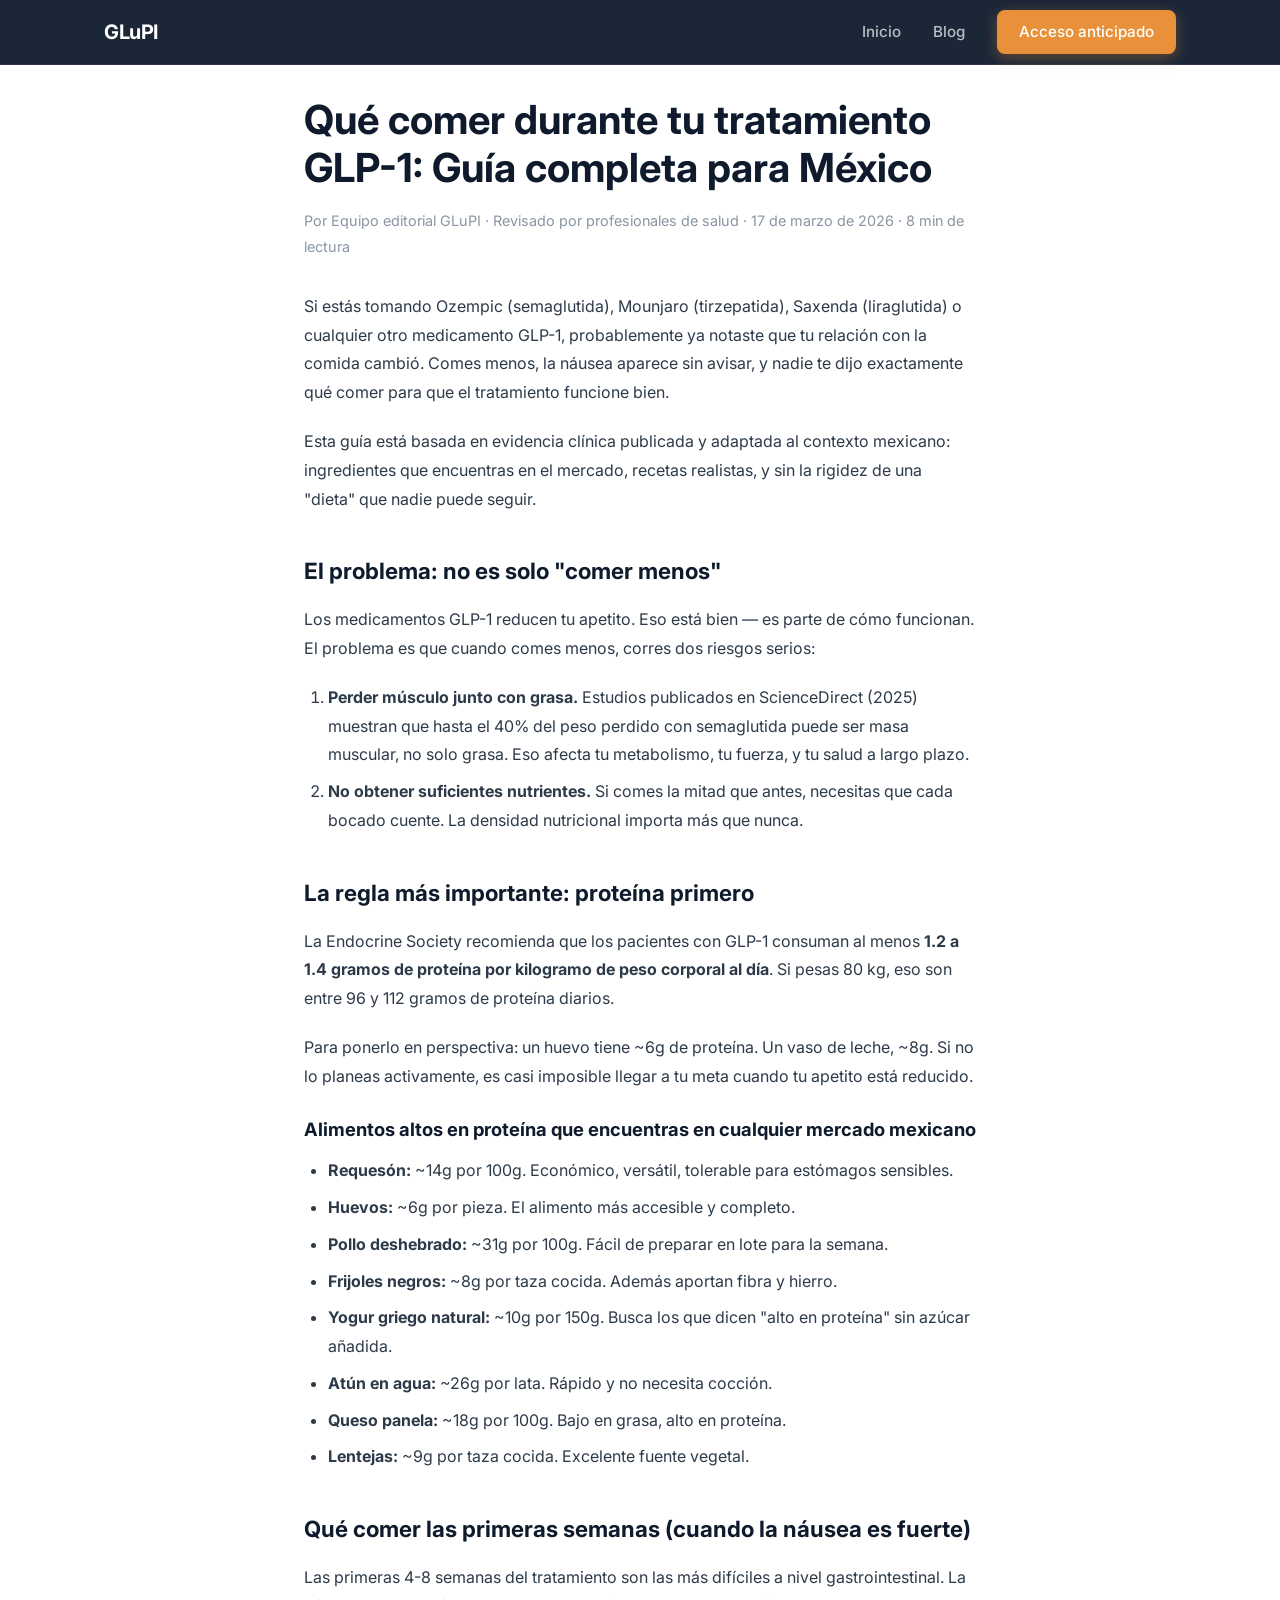
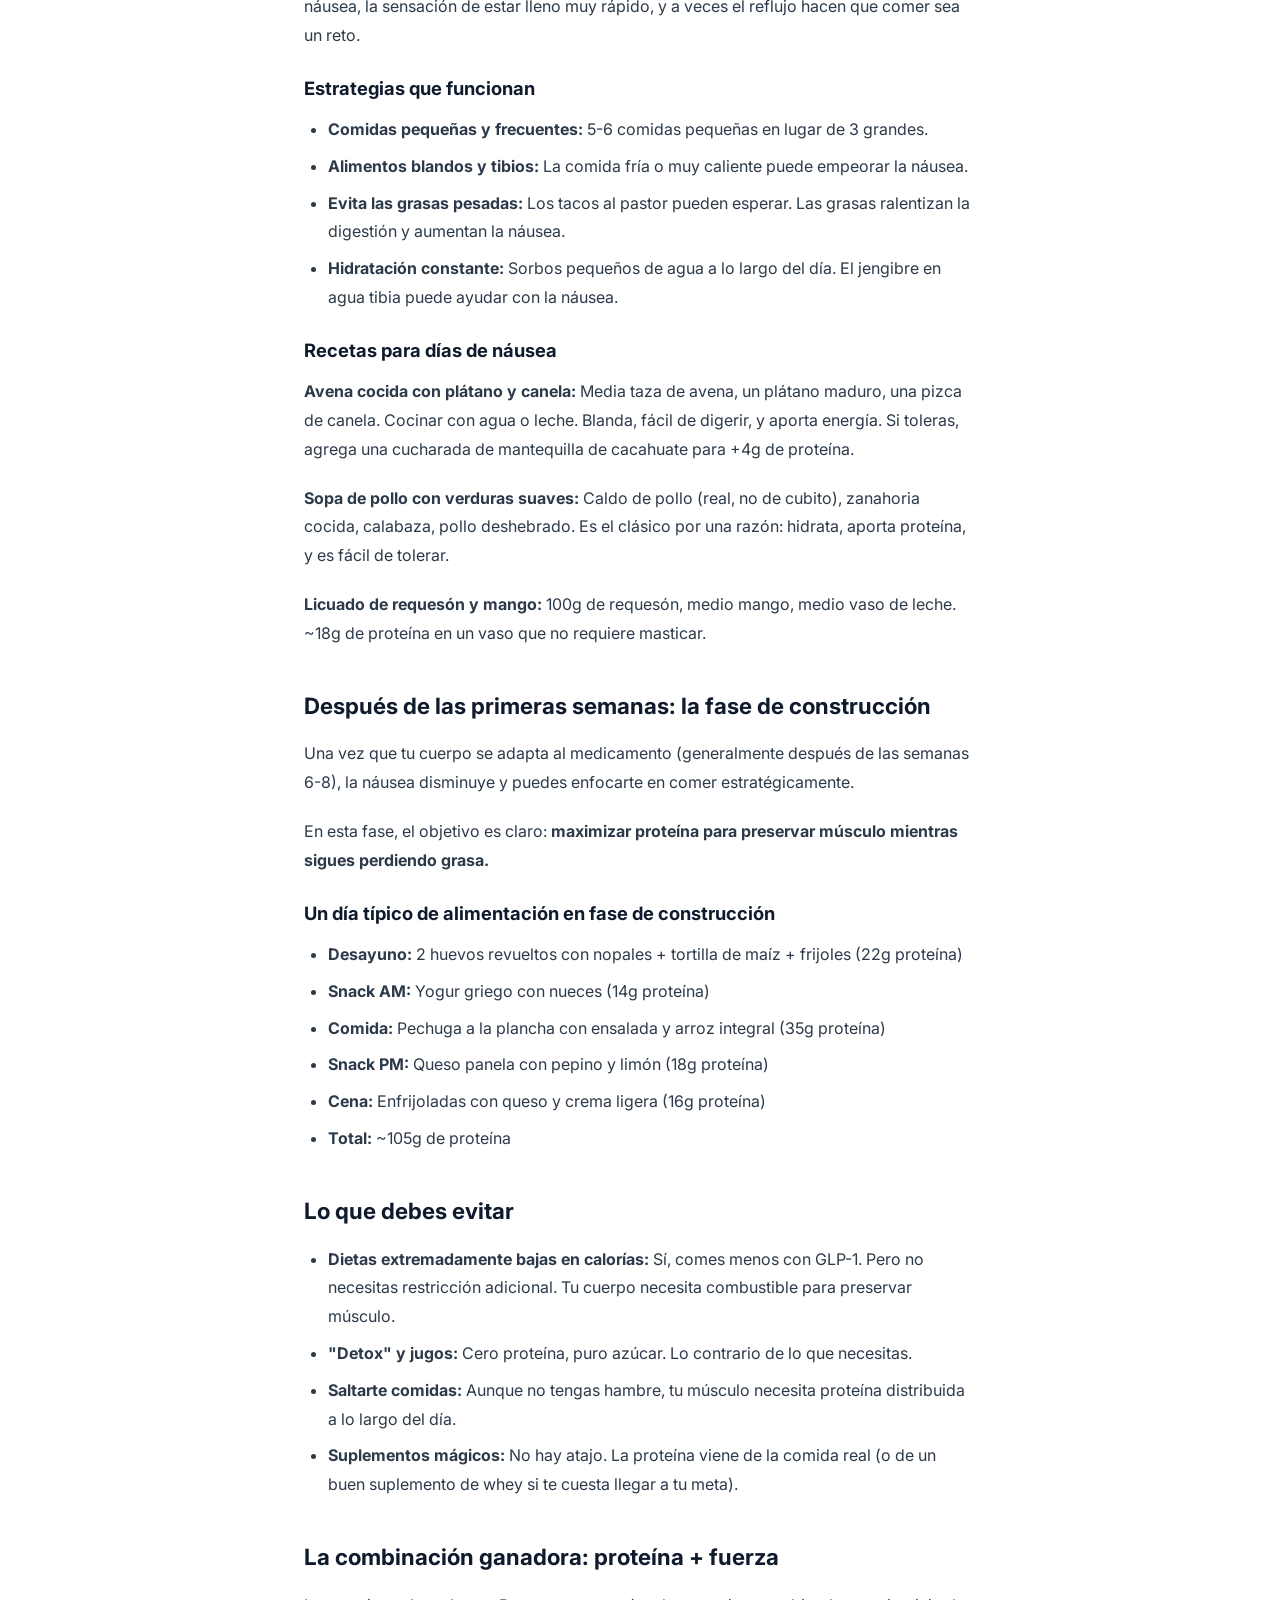
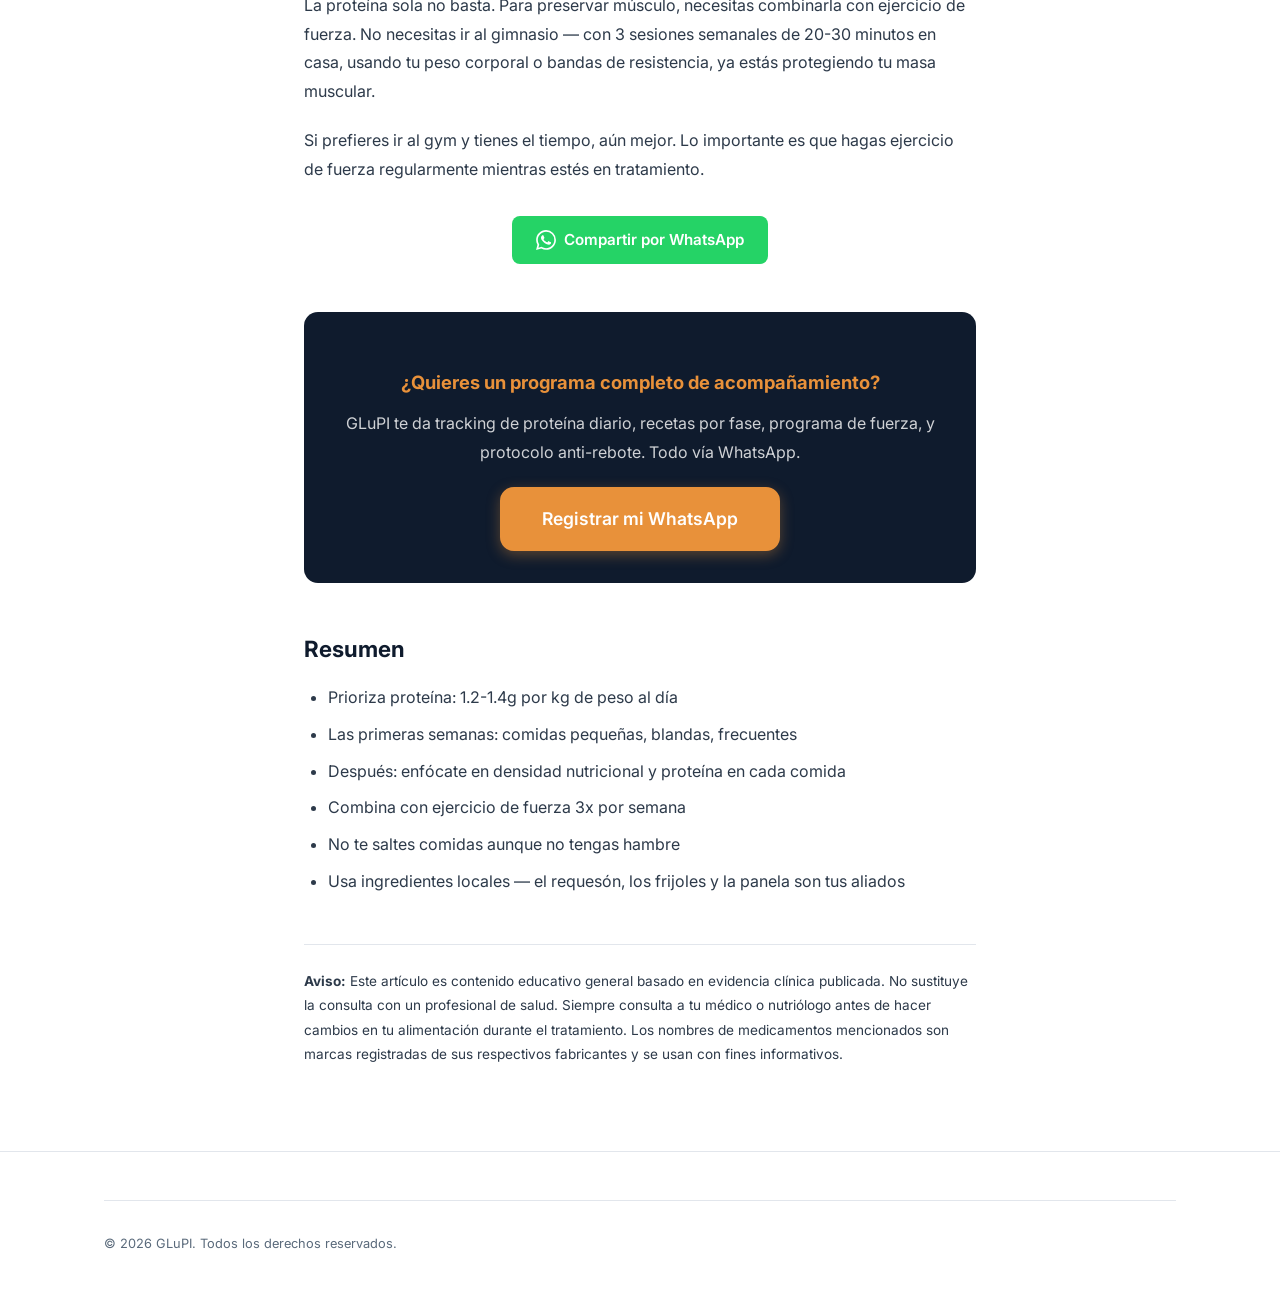
<file: blog/que-comer-tratamiento-glp1.html>
<!DOCTYPE html>
<html lang="es-MX">
<head>
  <meta charset="UTF-8">
  <meta name="viewport" content="width=device-width, initial-scale=1.0">
  <title>Qué comer durante tu tratamiento GLP-1: Guía completa — GLuPI</title>
  <meta name="description" content="Guía completa de alimentación para usuarios de Ozempic, Mounjaro, Saxenda y otros medicamentos GLP-1 en México. Recetas para la náusea, proteína para preservar músculo, e ingredientes que encuentras en cualquier mercado.">
  <meta name="keywords" content="qué comer con Ozempic, dieta semaglutida, alimentación GLP-1, recetas Ozempic náusea, proteína Mounjaro, qué comer Mounjaro México">
  <link rel="canonical" href="https://glupi.com.mx/blog/que-comer-tratamiento-glp1.html">

  <!-- Open Graph -->
  <meta property="og:type" content="article">
  <meta property="og:url" content="https://glupi.com.mx/blog/que-comer-tratamiento-glp1.html">
  <meta property="og:title" content="Qué comer durante tu tratamiento GLP-1: Guía completa">
  <meta property="og:description" content="Guía de alimentación para usuarios de Ozempic, Mounjaro y Saxenda en México. Recetas para la náusea, proteína para preservar músculo.">
  <meta property="og:image" content="https://glupi.com.mx/og-image.png">
  <meta property="og:locale" content="es_MX">
  <meta property="og:site_name" content="GLuPI">

  <!-- Twitter / X -->
  <meta name="twitter:card" content="summary_large_image">
  <meta name="twitter:title" content="Qué comer durante tu tratamiento GLP-1: Guía completa">
  <meta name="twitter:description" content="Guía de alimentación para usuarios de Ozempic, Mounjaro y Saxenda en México. Recetas para la náusea y proteína.">
  <meta name="twitter:image" content="https://glupi.com.mx/og-image.png">

  <meta name="theme-color" content="#16a34a">
  <link rel="icon" type="image/svg+xml" href="/favicon.svg">

  <link rel="preconnect" href="https://fonts.googleapis.com">
  <link rel="preconnect" href="https://fonts.gstatic.com" crossorigin>
  <link href="https://fonts.googleapis.com/css2?family=Inter:wght@400;500;600;700&display=swap" rel="stylesheet">
  <link rel="stylesheet" href="../styles.css">
  <style>
    .blog-article { max-width: 720px; margin: 0 auto; padding: 6rem 1.5rem 4rem; }
    .blog-article h1 { font-size: clamp(1.8rem, 4vw, 2.5rem); color: var(--color-navy); line-height: 1.2; margin-bottom: 1rem; }
    .blog-article .meta { color: var(--color-text-muted); font-size: 0.9rem; margin-bottom: 2rem; }
    .blog-article h2 { font-size: 1.4rem; color: var(--color-navy); margin: 2.5rem 0 1rem; }
    .blog-article h3 { font-size: 1.15rem; color: var(--color-navy); margin: 1.5rem 0 0.75rem; }
    .blog-article p { color: var(--color-text); line-height: 1.8; margin-bottom: 1.25rem; }
    .blog-article ul, .blog-article ol { color: var(--color-text); line-height: 1.8; margin-bottom: 1.25rem; padding-left: 1.5rem; }
    .blog-article li { margin-bottom: 0.5rem; }
    .blog-article blockquote { border-left: 3px solid var(--color-amber); padding: 1rem 1.5rem; background: var(--color-amber-light); border-radius: 0 var(--radius-sm) var(--radius-sm) 0; margin: 1.5rem 0; }
    .blog-article blockquote p { margin-bottom: 0; color: var(--color-text); }
    .blog-cta { background: var(--color-navy); color: var(--color-white); padding: 2rem; border-radius: var(--radius); text-align: center; margin: 3rem 0; }
    .blog-cta h3 { color: var(--color-amber); margin-bottom: 0.75rem; }
    .blog-cta p { color: rgba(255,255,255,0.8); margin-bottom: 1.25rem; }
    .blog-disclaimer { font-size: 0.85rem; color: var(--color-text-muted); border-top: 1px solid var(--color-border); padding-top: 1.5rem; margin-top: 3rem; line-height: 1.7; }
  </style>
</head>
<body>

  <nav class="nav">
    <div class="container nav__inner">
      <a href="../index.html" class="nav__logo">GLuPI</a>
      <ul class="nav__links">
        <li><a href="../index.html">Inicio</a></li>
        <li><a href="./">Blog</a></li>
        <li><a href="../index.html#registro" class="btn btn--primary btn--sm">Acceso anticipado</a></li>
      </ul>
    </div>
  </nav>

  <article class="blog-article">
    <h1>Qué comer durante tu tratamiento GLP-1: Guía completa para México</h1>
    <p class="meta">Por Equipo editorial GLuPI &middot; Revisado por profesionales de salud &middot; 17 de marzo de 2026 &middot; 8 min de lectura</p>

    <p>Si estás tomando Ozempic (semaglutida), Mounjaro (tirzepatida), Saxenda (liraglutida) o cualquier otro medicamento GLP-1, probablemente ya notaste que tu relación con la comida cambió. Comes menos, la náusea aparece sin avisar, y nadie te dijo exactamente qué comer para que el tratamiento funcione bien.</p>

    <p>Esta guía está basada en evidencia clínica publicada y adaptada al contexto mexicano: ingredientes que encuentras en el mercado, recetas realistas, y sin la rigidez de una "dieta" que nadie puede seguir.</p>

    <h2>El problema: no es solo "comer menos"</h2>

    <p>Los medicamentos GLP-1 reducen tu apetito. Eso está bien — es parte de cómo funcionan. El problema es que cuando comes menos, corres dos riesgos serios:</p>

    <ol>
      <li><strong>Perder músculo junto con grasa.</strong> Estudios publicados en ScienceDirect (2025) muestran que hasta el 40% del peso perdido con semaglutida puede ser masa muscular, no solo grasa. Eso afecta tu metabolismo, tu fuerza, y tu salud a largo plazo.</li>
      <li><strong>No obtener suficientes nutrientes.</strong> Si comes la mitad que antes, necesitas que cada bocado cuente. La densidad nutricional importa más que nunca.</li>
    </ol>

    <h2>La regla más importante: proteína primero</h2>

    <p>La Endocrine Society recomienda que los pacientes con GLP-1 consuman al menos <strong>1.2 a 1.4 gramos de proteína por kilogramo de peso corporal al día</strong>. Si pesas 80 kg, eso son entre 96 y 112 gramos de proteína diarios.</p>

    <p>Para ponerlo en perspectiva: un huevo tiene ~6g de proteína. Un vaso de leche, ~8g. Si no lo planeas activamente, es casi imposible llegar a tu meta cuando tu apetito está reducido.</p>

    <h3>Alimentos altos en proteína que encuentras en cualquier mercado mexicano</h3>

    <ul>
      <li><strong>Requesón:</strong> ~14g por 100g. Económico, versátil, tolerable para estómagos sensibles.</li>
      <li><strong>Huevos:</strong> ~6g por pieza. El alimento más accesible y completo.</li>
      <li><strong>Pollo deshebrado:</strong> ~31g por 100g. Fácil de preparar en lote para la semana.</li>
      <li><strong>Frijoles negros:</strong> ~8g por taza cocida. Además aportan fibra y hierro.</li>
      <li><strong>Yogur griego natural:</strong> ~10g por 150g. Busca los que dicen "alto en proteína" sin azúcar añadida.</li>
      <li><strong>Atún en agua:</strong> ~26g por lata. Rápido y no necesita cocción.</li>
      <li><strong>Queso panela:</strong> ~18g por 100g. Bajo en grasa, alto en proteína.</li>
      <li><strong>Lentejas:</strong> ~9g por taza cocida. Excelente fuente vegetal.</li>
    </ul>

    <h2>Qué comer las primeras semanas (cuando la náusea es fuerte)</h2>

    <p>Las primeras 4-8 semanas del tratamiento son las más difíciles a nivel gastrointestinal. La náusea, la sensación de estar lleno muy rápido, y a veces el reflujo hacen que comer sea un reto.</p>

    <h3>Estrategias que funcionan</h3>

    <ul>
      <li><strong>Comidas pequeñas y frecuentes:</strong> 5-6 comidas pequeñas en lugar de 3 grandes.</li>
      <li><strong>Alimentos blandos y tibios:</strong> La comida fría o muy caliente puede empeorar la náusea.</li>
      <li><strong>Evita las grasas pesadas:</strong> Los tacos al pastor pueden esperar. Las grasas ralentizan la digestión y aumentan la náusea.</li>
      <li><strong>Hidratación constante:</strong> Sorbos pequeños de agua a lo largo del día. El jengibre en agua tibia puede ayudar con la náusea.</li>
    </ul>

    <h3>Recetas para días de náusea</h3>

    <p><strong>Avena cocida con plátano y canela:</strong> Media taza de avena, un plátano maduro, una pizca de canela. Cocinar con agua o leche. Blanda, fácil de digerir, y aporta energía. Si toleras, agrega una cucharada de mantequilla de cacahuate para +4g de proteína.</p>

    <p><strong>Sopa de pollo con verduras suaves:</strong> Caldo de pollo (real, no de cubito), zanahoria cocida, calabaza, pollo deshebrado. Es el clásico por una razón: hidrata, aporta proteína, y es fácil de tolerar.</p>

    <p><strong>Licuado de requesón y mango:</strong> 100g de requesón, medio mango, medio vaso de leche. ~18g de proteína en un vaso que no requiere masticar.</p>

    <h2>Después de las primeras semanas: la fase de construcción</h2>

    <p>Una vez que tu cuerpo se adapta al medicamento (generalmente después de las semanas 6-8), la náusea disminuye y puedes enfocarte en comer estratégicamente.</p>

    <p>En esta fase, el objetivo es claro: <strong>maximizar proteína para preservar músculo mientras sigues perdiendo grasa.</strong></p>

    <h3>Un día típico de alimentación en fase de construcción</h3>

    <ul>
      <li><strong>Desayuno:</strong> 2 huevos revueltos con nopales + tortilla de maíz + frijoles (22g proteína)</li>
      <li><strong>Snack AM:</strong> Yogur griego con nueces (14g proteína)</li>
      <li><strong>Comida:</strong> Pechuga a la plancha con ensalada y arroz integral (35g proteína)</li>
      <li><strong>Snack PM:</strong> Queso panela con pepino y limón (18g proteína)</li>
      <li><strong>Cena:</strong> Enfrijoladas con queso y crema ligera (16g proteína)</li>
      <li><strong>Total:</strong> ~105g de proteína</li>
    </ul>

    <h2>Lo que debes evitar</h2>

    <ul>
      <li><strong>Dietas extremadamente bajas en calorías:</strong> Sí, comes menos con GLP-1. Pero no necesitas restricción adicional. Tu cuerpo necesita combustible para preservar músculo.</li>
      <li><strong>"Detox" y jugos:</strong> Cero proteína, puro azúcar. Lo contrario de lo que necesitas.</li>
      <li><strong>Saltarte comidas:</strong> Aunque no tengas hambre, tu músculo necesita proteína distribuida a lo largo del día.</li>
      <li><strong>Suplementos mágicos:</strong> No hay atajo. La proteína viene de la comida real (o de un buen suplemento de whey si te cuesta llegar a tu meta).</li>
    </ul>

    <h2>La combinación ganadora: proteína + fuerza</h2>

    <p>La proteína sola no basta. Para preservar músculo, necesitas combinarla con ejercicio de fuerza. No necesitas ir al gimnasio — con 3 sesiones semanales de 20-30 minutos en casa, usando tu peso corporal o bandas de resistencia, ya estás protegiendo tu masa muscular.</p>

    <p>Si prefieres ir al gym y tienes el tiempo, aún mejor. Lo importante es que hagas ejercicio de fuerza regularmente mientras estés en tratamiento.</p>

    <div style="text-align: center; margin: 2rem 0;">
      <a href="https://api.whatsapp.com/send?text=Qu%C3%A9%20comer%20durante%20tu%20tratamiento%20GLP-1%3A%20Gu%C3%ADa%20completa%20https%3A%2F%2Fglupi.com.mx%2Fblog%2Fque-comer-tratamiento-glp1.html" target="_blank" rel="noopener" style="display: inline-flex; align-items: center; gap: 0.5rem; background: #25D366; color: #fff; font-weight: 600; padding: 0.75rem 1.5rem; border-radius: 8px; text-decoration: none; font-size: 0.95rem; transition: background 0.2s;" onmouseover="this.style.background='#1DA851'" onmouseout="this.style.background='#25D366'">
        <svg width="20" height="20" viewBox="0 0 24 24" fill="white"><path d="M17.472 14.382c-.297-.149-1.758-.867-2.03-.967-.273-.099-.471-.148-.67.15-.197.297-.767.966-.94 1.164-.173.199-.347.223-.644.075-.297-.15-1.255-.463-2.39-1.475-.883-.788-1.48-1.761-1.653-2.059-.173-.297-.018-.458.13-.606.134-.133.298-.347.446-.52.149-.174.198-.298.298-.497.099-.198.05-.371-.025-.52-.075-.149-.669-1.612-.916-2.207-.242-.579-.487-.5-.669-.51-.173-.008-.371-.01-.57-.01-.198 0-.52.074-.792.372-.272.297-1.04 1.016-1.04 2.479 0 1.462 1.065 2.875 1.213 3.074.149.198 2.096 3.2 5.077 4.487.709.306 1.262.489 1.694.625.712.227 1.36.195 1.871.118.571-.085 1.758-.719 2.006-1.413.248-.694.248-1.289.173-1.413-.074-.124-.272-.198-.57-.347m-5.421 7.403h-.004a9.87 9.87 0 01-5.031-1.378l-.361-.214-3.741.982.998-3.648-.235-.374a9.86 9.86 0 01-1.51-5.26c.001-5.45 4.436-9.884 9.888-9.884 2.64 0 5.122 1.03 6.988 2.898a9.825 9.825 0 012.893 6.994c-.003 5.45-4.437 9.884-9.885 9.884m8.413-18.297A11.815 11.815 0 0012.05 0C5.495 0 .16 5.335.157 11.892c0 2.096.547 4.142 1.588 5.945L.057 24l6.305-1.654a11.882 11.882 0 005.683 1.448h.005c6.554 0 11.89-5.335 11.893-11.893a11.821 11.821 0 00-3.48-8.413z"/></svg>
        Compartir por WhatsApp
      </a>
    </div>

    <div class="blog-cta">
      <h3>¿Quieres un programa completo de acompañamiento?</h3>
      <p>GLuPI te da tracking de proteína diario, recetas por fase, programa de fuerza, y protocolo anti-rebote. Todo vía WhatsApp.</p>
      <a href="../index.html#registro" class="btn btn--primary btn--lg">Registrar mi WhatsApp</a>
    </div>

    <h2>Resumen</h2>

    <ul>
      <li>Prioriza proteína: 1.2-1.4g por kg de peso al día</li>
      <li>Las primeras semanas: comidas pequeñas, blandas, frecuentes</li>
      <li>Después: enfócate en densidad nutricional y proteína en cada comida</li>
      <li>Combina con ejercicio de fuerza 3x por semana</li>
      <li>No te saltes comidas aunque no tengas hambre</li>
      <li>Usa ingredientes locales — el requesón, los frijoles y la panela son tus aliados</li>
    </ul>

    <div class="blog-disclaimer">
      <p><strong>Aviso:</strong> Este artículo es contenido educativo general basado en evidencia clínica publicada. No sustituye la consulta con un profesional de salud. Siempre consulta a tu médico o nutriólogo antes de hacer cambios en tu alimentación durante el tratamiento. Los nombres de medicamentos mencionados son marcas registradas de sus respectivos fabricantes y se usan con fines informativos.</p>
    </div>
  </article>

  <footer class="footer">
    <div class="container">
      <div class="footer__legal">
        <p>&copy; 2026 GLuPI. Todos los derechos reservados.</p>
      </div>
    </div>
  </footer>

</body>
</html>
</file>
<file: styles.css>
/* ===== Reset & Base ===== */
*, *::before, *::after { box-sizing: border-box; margin: 0; padding: 0; }

:root {
  --color-navy: #0F1B2D;
  --color-navy-light: #1A2940;
  --color-slate: #2D3A4A;
  --color-amber: #E8913A;
  --color-amber-dark: #D47E2E;
  --color-amber-light: #FFF4E8;
  --color-coral: #E06B5E;
  --color-teal: #2BBAA0;
  --color-teal-light: #E6F9F5;
  --color-text: #2D3A4A;
  --color-text-light: #5A6A7B;
  --color-text-muted: #8A95A3;
  --color-bg: #F8F9FB;
  --color-white: #fff;
  --color-border: #E2E6EC;
  --radius: 14px;
  --radius-sm: 8px;
  --radius-lg: 20px;
  --shadow: 0 2px 8px rgba(15,27,45,0.06), 0 1px 2px rgba(15,27,45,0.04);
  --shadow-lg: 0 8px 32px rgba(15,27,45,0.1);
  --shadow-xl: 0 16px 48px rgba(15,27,45,0.14);
  --font: 'Inter', -apple-system, BlinkMacSystemFont, 'Segoe UI', sans-serif;
}

html { scroll-behavior: smooth; }
body {
  font-family: var(--font);
  color: var(--color-text);
  background: var(--color-white);
  line-height: 1.6;
  -webkit-font-smoothing: antialiased;
}

img { max-width: 100%; display: block; }
a { color: var(--color-amber); text-decoration: none; }

/* Screen-reader-only utility */
.sr-only {
  position: absolute;
  width: 1px; height: 1px;
  padding: 0; margin: -1px;
  overflow: hidden;
  clip: rect(0,0,0,0);
  white-space: nowrap;
  border: 0;
}

/* Keyboard focus indicators (accessibility) */
a:focus-visible,
button:focus-visible,
input:focus-visible,
select:focus-visible,
summary:focus-visible,
[tabindex]:focus-visible {
  outline: 2px solid var(--color-amber);
  outline-offset: 2px;
}

.container {
  max-width: 1120px;
  margin: 0 auto;
  padding: 0 1.5rem;
}
.container--narrow { max-width: 780px; }

/* ===== Buttons ===== */
.btn {
  display: inline-flex;
  align-items: center;
  justify-content: center;
  font-family: var(--font);
  font-weight: 600;
  font-size: 1rem;
  border-radius: var(--radius-sm);
  padding: 0.75rem 1.75rem;
  cursor: pointer;
  transition: all 0.2s ease;
  border: 2px solid transparent;
  text-decoration: none;
}
.btn--primary {
  background: var(--color-amber);
  color: var(--color-white);
  border-color: var(--color-amber);
  box-shadow: 0 4px 14px rgba(232,145,58,0.35);
}
.btn--primary:hover {
  background: var(--color-amber-dark);
  border-color: var(--color-amber-dark);
  transform: translateY(-2px);
  box-shadow: 0 6px 20px rgba(232,145,58,0.4);
}
.btn--outline {
  background: transparent;
  color: var(--color-white);
  border-color: rgba(255,255,255,0.4);
}
.btn--outline:hover {
  background: rgba(255,255,255,0.1);
  border-color: rgba(255,255,255,0.7);
}
.btn--outline-dark {
  background: transparent;
  color: var(--color-navy);
  border-color: var(--color-border);
}
.btn--outline-dark:hover {
  background: var(--color-bg);
  border-color: var(--color-navy);
}
.btn--lg { padding: 1rem 2.5rem; font-size: 1.1rem; border-radius: var(--radius); }
.btn--sm { padding: 0.5rem 1.25rem; font-size: 0.9rem; }
.btn--block { width: 100%; }

/* ===== Nav ===== */
.nav {
  position: fixed;
  top: 0; left: 0; right: 0;
  z-index: 100;
  background: rgba(15,27,45,0.95);
  backdrop-filter: blur(12px);
  border-bottom: 1px solid rgba(255,255,255,0.08);
}
.nav__inner {
  display: flex;
  align-items: center;
  justify-content: space-between;
  height: 64px;
}
.nav__logo {
  font-size: 1.25rem;
  font-weight: 700;
  color: var(--color-white);
  text-decoration: none;
  letter-spacing: -0.02em;
}
.nav__logo span { color: var(--color-amber); }
.nav__links {
  display: flex;
  align-items: center;
  gap: 2rem;
  list-style: none;
}
.nav__links a {
  font-size: 0.95rem;
  font-weight: 500;
  color: rgba(255,255,255,0.7);
  transition: color 0.2s;
}
.nav__links a:hover { color: var(--color-white); }
.nav__links .btn { color: var(--color-white); }
.nav__toggle {
  display: none;
  flex-direction: column;
  gap: 5px;
  background: none;
  border: none;
  cursor: pointer;
  padding: 4px;
}
.nav__toggle span {
  width: 24px; height: 2px;
  background: var(--color-white);
  border-radius: 2px;
  transition: 0.2s;
}

@media (max-width: 768px) {
  .nav__toggle { display: flex; }
  .nav__links {
    display: none;
    position: absolute;
    top: 64px; left: 0; right: 0;
    background: var(--color-navy);
    flex-direction: column;
    padding: 1.5rem;
    gap: 1rem;
    border-bottom: 1px solid rgba(255,255,255,0.08);
  }
  .nav__links--open { display: flex; }
}

/* ===== Hero ===== */
.hero {
  padding: 8rem 0 5rem;
  background: linear-gradient(145deg, var(--color-navy) 0%, var(--color-navy-light) 50%, var(--color-slate) 100%);
  position: relative;
  overflow: hidden;
}
.hero::before {
  content: '';
  position: absolute;
  top: -40%; right: -20%;
  width: 600px; height: 600px;
  background: radial-gradient(circle, rgba(232,145,58,0.12) 0%, transparent 70%);
  border-radius: 50%;
}
.hero::after {
  content: '';
  position: absolute;
  bottom: -30%; left: -10%;
  width: 400px; height: 400px;
  background: radial-gradient(circle, rgba(43,186,160,0.08) 0%, transparent 70%);
  border-radius: 50%;
}
.hero__inner {
  max-width: 860px;
  position: relative;
  z-index: 1;
}
.hero__eyebrow {
  display: inline-block;
  font-size: 0.85rem;
  font-weight: 600;
  color: var(--color-amber);
  background: rgba(232,145,58,0.12);
  padding: 0.35rem 1rem;
  border-radius: 20px;
  margin-bottom: 1.25rem;
  letter-spacing: 0.03em;
}
.hero__title {
  font-size: clamp(2.2rem, 5vw, 3.5rem);
  font-weight: 700;
  line-height: 1.12;
  color: var(--color-white);
  margin-bottom: 1.25rem;
  letter-spacing: -0.02em;
}
.hero__title em {
  font-style: normal;
  background: linear-gradient(135deg, var(--color-amber), var(--color-coral));
  -webkit-background-clip: text;
  -webkit-text-fill-color: transparent;
  background-clip: text;
}
.hero__subtitle {
  font-size: 1.15rem;
  color: rgba(255,255,255,0.7);
  line-height: 1.7;
  margin-bottom: 2rem;
  max-width: 680px;
}
.hero__cta { display: flex; gap: 1rem; flex-wrap: wrap; }
.hero__trust {
  margin-top: 1.75rem;
  font-size: 0.85rem;
  color: rgba(255,255,255,0.45);
  display: flex;
  align-items: center;
  gap: 0.5rem;
}
.hero__trust::before {
  content: '';
  width: 6px; height: 6px;
  background: var(--color-teal);
  border-radius: 50%;
  flex-shrink: 0;
}

/* ===== Sections ===== */
.section {
  padding: 5rem 0;
}
.section--light {
  background: var(--color-bg);
}
.section--dark {
  background: var(--color-navy);
}
.section--amber {
  background: linear-gradient(135deg, var(--color-amber) 0%, var(--color-coral) 100%);
}
.section__title {
  font-size: clamp(1.5rem, 3.5vw, 2.25rem);
  font-weight: 700;
  color: var(--color-navy);
  text-align: center;
  margin-bottom: 0.75rem;
  letter-spacing: -0.02em;
}
.section__subtitle {
  font-size: 1.1rem;
  color: var(--color-text-light);
  text-align: center;
  max-width: 600px;
  margin: 0 auto 3rem;
}

/* ===== Stats ===== */
.stats {
  display: grid;
  grid-template-columns: repeat(auto-fit, minmax(240px, 1fr));
  gap: 1.5rem;
  margin-top: 1rem;
}
.stat {
  text-align: center;
  padding: 2rem 1.5rem;
  background: var(--color-white);
  border-radius: var(--radius);
  box-shadow: var(--shadow);
  border: 1px solid var(--color-border);
  position: relative;
  overflow: hidden;
}
.stat::before {
  content: '';
  position: absolute;
  top: 0; left: 0; right: 0;
  height: 3px;
  background: linear-gradient(90deg, var(--color-amber), var(--color-coral));
}
.stat__number {
  display: block;
  font-size: 2.75rem;
  font-weight: 700;
  color: var(--color-navy);
  line-height: 1.1;
  margin-bottom: 0.5rem;
}
.stat__label {
  display: block;
  font-size: 0.95rem;
  color: var(--color-text);
  line-height: 1.5;
}
.stat__source {
  display: block;
  font-size: 0.8rem;
  color: var(--color-text-muted);
  margin-top: 0.5rem;
}

/* ===== Phases ===== */
.phases {
  display: flex;
  flex-direction: column;
  gap: 2rem;
}
.phase {
  display: flex;
  gap: 1.5rem;
  align-items: flex-start;
  background: var(--color-white);
  border-radius: var(--radius);
  padding: 2rem;
  box-shadow: var(--shadow);
  border: 1px solid var(--color-border);
  transition: box-shadow 0.3s, transform 0.3s;
}
.phase:hover {
  box-shadow: var(--shadow-lg);
  transform: translateY(-2px);
}
.phase__number {
  flex-shrink: 0;
  width: 52px; height: 52px;
  background: linear-gradient(135deg, var(--color-navy), var(--color-slate));
  color: var(--color-white);
  border-radius: var(--radius-sm);
  display: flex;
  align-items: center;
  justify-content: center;
  font-size: 1.25rem;
  font-weight: 700;
}
.phase__title {
  font-size: 1.3rem;
  font-weight: 700;
  color: var(--color-navy);
  margin-bottom: 0.25rem;
}
.phase__period {
  font-size: 0.85rem;
  font-weight: 600;
  color: var(--color-amber);
  margin-bottom: 0.5rem;
  text-transform: uppercase;
  letter-spacing: 0.05em;
}
.phase__desc {
  color: var(--color-text-light);
  margin-bottom: 0.75rem;
  line-height: 1.6;
}
.phase__features {
  list-style: none;
  display: flex;
  flex-wrap: wrap;
  gap: 0.5rem;
}
.phase__features li {
  font-size: 0.85rem;
  color: var(--color-navy);
  padding: 0.3rem 0.75rem;
  background: var(--color-amber-light);
  border-radius: 20px;
  font-weight: 500;
}

@media (max-width: 600px) {
  .phase { flex-direction: column; }
}

/* ===== Features ===== */
.features {
  display: grid;
  grid-template-columns: repeat(auto-fit, minmax(240px, 1fr));
  gap: 1.5rem;
}
.feature {
  text-align: center;
  padding: 2.5rem 1.5rem;
  background: var(--color-white);
  border-radius: var(--radius);
  border: 1px solid var(--color-border);
  transition: box-shadow 0.3s, transform 0.3s;
}
.feature:hover {
  box-shadow: var(--shadow-lg);
  transform: translateY(-3px);
}
.feature__icon {
  width: 56px; height: 56px;
  margin: 0 auto 1rem;
  background: var(--color-amber-light);
  border-radius: var(--radius-sm);
  display: flex;
  align-items: center;
  justify-content: center;
  font-size: 1.5rem;
}
.feature__title {
  font-size: 1.05rem;
  font-weight: 600;
  color: var(--color-navy);
  margin-bottom: 0.5rem;
}
.feature__desc {
  font-size: 0.9rem;
  color: var(--color-text-light);
  line-height: 1.6;
}

/* ===== WhatsApp Preview ===== */
.wa-preview {
  max-width: 380px;
  margin: 2.5rem auto 0;
  background: #E5DDD5;
  border-radius: var(--radius-lg);
  padding: 1.5rem 1rem;
  box-shadow: var(--shadow-xl);
  position: relative;
}
.wa-preview__header {
  display: flex;
  align-items: center;
  gap: 0.75rem;
  margin-bottom: 1rem;
  padding-bottom: 0.75rem;
  border-bottom: 1px solid rgba(0,0,0,0.08);
}
.wa-preview__avatar {
  width: 36px; height: 36px;
  background: var(--color-navy);
  border-radius: 50%;
  display: flex;
  align-items: center;
  justify-content: center;
  color: var(--color-amber);
  font-weight: 700;
  font-size: 0.85rem;
}
.wa-preview__name {
  font-size: 0.9rem;
  font-weight: 600;
  color: var(--color-navy);
}
.wa-preview__status {
  font-size: 0.75rem;
  color: var(--color-text-muted);
}
.wa-bubble {
  max-width: 85%;
  padding: 0.6rem 0.8rem;
  border-radius: 8px;
  font-size: 0.85rem;
  line-height: 1.5;
  margin-bottom: 0.5rem;
}
.wa-bubble--bot {
  background: var(--color-white);
  border-top-left-radius: 0;
  color: var(--color-text);
  margin-right: auto;
}
.wa-bubble--user {
  background: #DCF8C6;
  border-top-right-radius: 0;
  color: var(--color-text);
  margin-left: auto;
}
.wa-bubble__time {
  display: block;
  font-size: 0.65rem;
  color: var(--color-text-muted);
  text-align: right;
  margin-top: 0.25rem;
}

/* ===== Pricing ===== */
.pricing {
  display: grid;
  grid-template-columns: repeat(3, 1fr);
  gap: 1.5rem;
  align-items: stretch;
  margin-bottom: 3rem;
}
.price-card {
  background: var(--color-white);
  border: 2px solid var(--color-border);
  border-radius: var(--radius);
  padding: 2rem;
  position: relative;
  transition: transform 0.2s, box-shadow 0.2s;
  display: flex;
  flex-direction: column;
}
.price-card:hover {
  transform: translateY(-4px);
  box-shadow: var(--shadow-lg);
}
.price-card--featured {
  border-color: var(--color-amber);
  box-shadow: var(--shadow-xl);
  transform: scale(1.04);
  z-index: 1;
}
.price-card--featured:hover {
  transform: scale(1.04) translateY(-4px);
}
.price-card--premium {
  border-color: rgba(15, 27, 45, 0.28);
}
.price-card__badge {
  position: absolute;
  top: -14px;
  left: 50%;
  transform: translateX(-50%);
  background: linear-gradient(135deg, var(--color-amber), var(--color-coral));
  color: var(--color-white);
  font-size: 0.8rem;
  font-weight: 600;
  padding: 0.35rem 1.25rem;
  border-radius: 20px;
  white-space: nowrap;
}
.price-card__tier {
  font-size: 0.75rem;
  font-weight: 600;
  text-transform: uppercase;
  letter-spacing: 0.08em;
  color: var(--color-text-muted);
  margin-bottom: 0.25rem;
}
.price-card--featured .price-card__tier {
  color: var(--color-amber);
}
.price-card--premium .price-card__tier {
  color: var(--color-navy);
}
.price-card__name {
  font-size: 1.3rem;
  font-weight: 700;
  color: var(--color-navy);
  margin-bottom: 0.75rem;
}
.price-card__price {
  font-size: 2.5rem;
  font-weight: 700;
  color: var(--color-navy);
  margin-bottom: 0.25rem;
}
.price-card__price span {
  font-size: 1rem;
  font-weight: 500;
  color: var(--color-text-muted);
}
.price-card__period {
  font-size: 0.9rem;
  color: var(--color-text-light);
  margin-bottom: 0.25rem;
}
.price-card__monthly {
  font-size: 0.82rem;
  color: var(--color-text-muted);
  margin-bottom: 1rem;
}
.price-card__monthly strong {
  color: var(--color-navy);
}
.price-card__desc {
  font-size: 0.9rem;
  color: var(--color-text-light);
  line-height: 1.5;
  margin-bottom: 1.5rem;
  flex-grow: 1;
}
.price-card .btn--primary {
  width: 100%;
}
.price-card .btn--outline-dark {
  width: 100%;
}

/* ===== Early Adopter Promo ===== */
.ea-promo-banner {
  background: linear-gradient(135deg, var(--color-amber) 0%, var(--color-coral) 100%);
  color: var(--color-white);
  border-radius: var(--radius);
  padding: 1rem 1.5rem;
  text-align: center;
  margin-bottom: 2rem;
  display: flex;
  align-items: center;
  justify-content: center;
  gap: 0.75rem;
  flex-wrap: wrap;
}
.ea-promo-banner__icon {
  font-size: 1.3rem;
}
.ea-promo-banner__text {
  font-weight: 700;
  font-size: 1rem;
}
.ea-promo-banner__sub {
  font-size: 0.85rem;
  opacity: 0.88;
}
.price-card__original {
  font-size: 1rem;
  color: var(--color-text-muted);
  text-decoration: line-through;
  line-height: 1;
  margin-bottom: 0.2rem;
}
.price-card__ea-tag {
  display: inline-block;
  background: var(--color-amber);
  color: var(--color-white);
  font-size: 0.68rem;
  font-weight: 700;
  text-transform: uppercase;
  letter-spacing: 0.06em;
  padding: 0.18rem 0.6rem;
  border-radius: 20px;
  margin-bottom: 0.35rem;
}
.price-card--featured .price-card__ea-tag {
  background: var(--color-white);
  color: var(--color-amber);
}
.price-card--premium .price-card__ea-tag {
  background: var(--color-navy);
  color: var(--color-white);
}

/* ===== Feature Comparison Table ===== */
.compare {
  background: var(--color-white);
  border-radius: var(--radius);
  border: 1px solid var(--color-border);
  box-shadow: var(--shadow);
  overflow: hidden;
}
.compare__scroll {
  overflow-x: auto;
  -webkit-overflow-scrolling: touch;
}
.compare__table {
  width: 100%;
  border-collapse: collapse;
  min-width: 600px;
  table-layout: fixed;
}
.compare__table thead {
  background: var(--color-navy);
}
.compare__table th {
  padding: 1rem 1.25rem;
  font-size: 0.9rem;
  font-weight: 600;
  color: rgba(255,255,255,0.85);
  text-align: center;
  white-space: nowrap;
}
.compare__table th.compare__feature-col {
  text-align: left;
  color: var(--color-white);
  width: 28%;
}
.compare__table th.compare__col-highlight {
  background: rgba(232,145,58,0.2);
  color: var(--color-amber);
}
.compare__table td {
  padding: 0.7rem 1.25rem;
  font-size: 0.9rem;
  color: var(--color-text);
  border-bottom: 1px solid var(--color-border);
  text-align: center;
}
.compare__table td:first-child {
  text-align: left;
  color: var(--color-text);
}
.compare__col-highlight {
  background: var(--color-amber-light);
}
.compare__group td {
  font-size: 0.8rem;
  font-weight: 700;
  text-transform: uppercase;
  letter-spacing: 0.06em;
  color: var(--color-navy);
  background: var(--color-bg);
  padding: 0.6rem 1.25rem;
  border-bottom: 1px solid var(--color-border);
}
.compare__check::before {
  content: "\2713";
  color: var(--color-teal);
  font-weight: 700;
  font-size: 1.1rem;
}
.compare__dash::before {
  content: "\2014";
  color: var(--color-border);
  font-weight: 400;
}
.compare__table tbody tr:last-child td {
  border-bottom: none;
}

@media (max-width: 1024px) {
  .pricing {
    grid-template-columns: 1fr 1fr;
    gap: 1.25rem;
  }
  .price-card--featured {
    transform: none;
    grid-column: 1 / -1;
    max-width: 400px;
    justify-self: center;
    order: -1;
  }
  .price-card--featured:hover {
    transform: translateY(-4px);
  }
}

@media (max-width: 768px) {
  .pricing {
    grid-template-columns: 1fr;
    max-width: 400px;
    margin-left: auto;
    margin-right: auto;
    margin-bottom: 2rem;
  }
  .price-card--featured {
    transform: none;
    max-width: none;
    order: -1;
  }
  .price-card--featured:hover {
    transform: translateY(-4px);
  }
  .compare__scroll {
    margin: 0;
  }
  .compare__table {
    min-width: 540px;
  }
  .compare__table th,
  .compare__table td {
    padding: 0.6rem 0.75rem;
    font-size: 0.82rem;
  }
}

/* ===== Testimonial / Social Proof ===== */
.social-proof {
  display: grid;
  grid-template-columns: repeat(auto-fit, minmax(300px, 1fr));
  gap: 1.5rem;
}
.proof-card {
  background: var(--color-white);
  border-radius: var(--radius);
  padding: 2rem;
  border: 1px solid var(--color-border);
  position: relative;
}
.proof-card__quote {
  font-size: 1rem;
  color: var(--color-text);
  line-height: 1.7;
  margin-bottom: 1.25rem;
  font-style: italic;
}
.proof-card__quote::before {
  content: '\201C';
  font-size: 3rem;
  color: var(--color-amber);
  position: absolute;
  top: 0.5rem;
  left: 1rem;
  opacity: 0.3;
  font-style: normal;
}
.proof-card__author {
  font-size: 0.9rem;
  font-weight: 600;
  color: var(--color-navy);
}
.proof-card__detail {
  font-size: 0.8rem;
  color: var(--color-text-muted);
}

/* ===== Comparison ===== */
.comparison {
  display: grid;
  grid-template-columns: 1fr 1fr;
  gap: 1.5rem;
  max-width: 700px;
  margin: 0 auto;
}
.comparison__col {
  padding: 2rem;
  border-radius: var(--radius);
}
.comparison__col--without {
  background: var(--color-bg);
  border: 1px solid var(--color-border);
}
.comparison__col--with {
  background: var(--color-navy);
  color: var(--color-white);
}
.comparison__heading {
  font-size: 1rem;
  font-weight: 700;
  margin-bottom: 1rem;
  display: flex;
  align-items: center;
  gap: 0.5rem;
}
.comparison__col--without .comparison__heading { color: var(--color-text-muted); }
.comparison__col--with .comparison__heading { color: var(--color-amber); }
.comparison__list {
  list-style: none;
}
.comparison__list li {
  padding: 0.4rem 0;
  font-size: 0.9rem;
  display: flex;
  align-items: flex-start;
  gap: 0.5rem;
}
.comparison__col--without .comparison__list li::before {
  content: "\2717";
  color: var(--color-coral);
  font-weight: 700;
  flex-shrink: 0;
}
.comparison__col--with .comparison__list li::before {
  content: "\2713";
  color: var(--color-teal);
  font-weight: 700;
  flex-shrink: 0;
}
.comparison__col--with .comparison__list li {
  color: rgba(255,255,255,0.85);
}

@media (max-width: 600px) {
  .comparison { grid-template-columns: 1fr; }
}

/* ===== FAQ ===== */
.faq { display: flex; flex-direction: column; gap: 0.75rem; }
.faq__item {
  background: var(--color-white);
  border-radius: var(--radius-sm);
  border: 1px solid var(--color-border);
  overflow: hidden;
}
.faq__question {
  padding: 1.25rem 1.5rem;
  font-size: 1rem;
  font-weight: 600;
  color: var(--color-navy);
  cursor: pointer;
  list-style: none;
}
.faq__question::-webkit-details-marker { display: none; }
.faq__question::after {
  content: "+";
  float: right;
  font-size: 1.25rem;
  color: var(--color-amber);
  transition: transform 0.2s;
}
details[open] .faq__question::after {
  content: "\2212";
}
.faq__answer {
  padding: 0 1.5rem 1.25rem;
  color: var(--color-text-light);
  line-height: 1.7;
}

/* ===== CTA Banner ===== */
.cta-banner {
  text-align: center;
  padding: 4rem 1.5rem;
}
.cta-banner__title {
  font-size: clamp(1.5rem, 3.5vw, 2.25rem);
  font-weight: 700;
  color: var(--color-white);
  margin-bottom: 0.75rem;
}
.cta-banner__sub {
  font-size: 1.1rem;
  color: rgba(255,255,255,0.85);
  margin-bottom: 2rem;
  max-width: 500px;
  margin-left: auto;
  margin-right: auto;
}

/* ===== Waitlist Form ===== */
.waitlist-form {
  max-width: 480px;
  margin: 0 auto;
}
.waitlist-form__row {
  display: flex;
  align-items: stretch;
  background: var(--color-white);
  border-radius: var(--radius);
  overflow: hidden;
  box-shadow: var(--shadow-lg);
}
.waitlist-form__country {
  appearance: none;
  -webkit-appearance: none;
  display: flex;
  align-items: center;
  padding: 0.6rem 1.3rem 0.6rem 0.5rem;
  font-family: var(--font);
  font-size: 0.85rem;
  font-weight: 600;
  color: var(--color-navy);
  background: var(--color-bg) url("data:image/svg+xml,%3Csvg xmlns='http://www.w3.org/2000/svg' width='10' height='7'%3E%3Cpath d='M1 1l4 4 4-4' stroke='%23334155' stroke-width='2' fill='none'/%3E%3C/svg%3E") no-repeat right 0.4rem center;
  border: none;
  border-right: 1px solid var(--color-border);
  border-radius: 0;
  cursor: pointer;
  white-space: nowrap;
  flex-shrink: 0;
  max-width: 5.2rem;
}
.waitlist-form__input {
  flex: 1;
  border: none;
  outline: none;
  font-family: var(--font);
  font-size: 1rem;
  padding: 1rem 0.75rem;
  color: var(--color-navy);
  min-width: 0;
}
.waitlist-form__input::placeholder {
  color: var(--color-text-muted);
}
.waitlist-form__btn {
  border-radius: 0;
  border: none;
  background: var(--color-navy);
  color: var(--color-white);
  font-weight: 700;
  padding: 1rem 1.5rem;
  cursor: pointer;
  transition: background 0.2s;
  white-space: nowrap;
}
.waitlist-form__btn:hover {
  background: var(--color-slate);
}
.waitlist-form__hint {
  font-size: 0.8rem;
  color: rgba(255,255,255,0.7);
  margin-top: 0.75rem;
}
.waitlist-success__msg,
.waitlist-error__msg {
  font-size: 1rem;
  font-weight: 600;
  color: var(--color-white);
  padding: 1rem;
  border-radius: var(--radius-sm);
  margin-top: 1rem;
}
.waitlist-success__msg {
  background: rgba(255,255,255,0.15);
}
.waitlist-error__msg {
  background: rgba(224,107,94,0.3);
}

@media (max-width: 480px) {
  .waitlist-form__row {
    flex-direction: column;
    border-radius: var(--radius-sm);
  }
  .waitlist-form__country {
    padding: 0.6rem 1.5rem 0.6rem 0.6rem;
    border-right: none;
    border-bottom: 1px solid var(--color-border);
    width: 100%;
    max-width: none;
    text-align: center;
    background-position: right 0.75rem center;
  }
  .waitlist-form__btn {
    border-radius: 0;
    padding: 1rem;
  }
}

/* ===== Footer ===== */
.footer {
  padding: 3rem 0 2rem;
  border-top: 1px solid var(--color-border);
}
.footer__inner {
  display: flex;
  justify-content: space-between;
  align-items: flex-start;
  gap: 2rem;
  margin-bottom: 2rem;
}
.footer__tagline {
  font-size: 0.9rem;
  color: var(--color-text-light);
  margin-top: 0.5rem;
  max-width: 320px;
}
.footer__logo {
  font-size: 1.25rem;
  font-weight: 700;
  color: var(--color-navy);
  text-decoration: none;
}
.footer__logo span { color: var(--color-amber); }
.footer__links {
  display: flex;
  gap: 1.5rem;
}
.footer__links a {
  font-size: 0.9rem;
  color: var(--color-text-light);
}
.footer__links a:hover { color: var(--color-amber); }
.footer__legal {
  padding-top: 2rem;
  border-top: 1px solid var(--color-border);
}
.footer__legal p {
  font-size: 0.8rem;
  color: var(--color-text-light);
  line-height: 1.7;
  margin-bottom: 0.75rem;
}

@media (max-width: 768px) {
  .stats {
    grid-template-columns: 1fr;
    max-width: 400px;
    margin-left: auto;
    margin-right: auto;
  }
  .social-proof {
    grid-template-columns: 1fr;
  }
  .features {
    grid-template-columns: 1fr 1fr;
  }
}

@media (max-width: 600px) {
  .footer__inner { flex-direction: column; }
  .footer__links { flex-wrap: wrap; gap: 1rem; }
  .hero { padding: 6rem 0 3rem; }
  .hero__subtitle { font-size: 1rem; }
  .section { padding: 3.5rem 0; }
  .features {
    grid-template-columns: 1fr;
  }
  .cta-banner { padding: 3rem 1rem; }
  .cta-banner__title { font-size: 1.4rem; }
}
</file>
